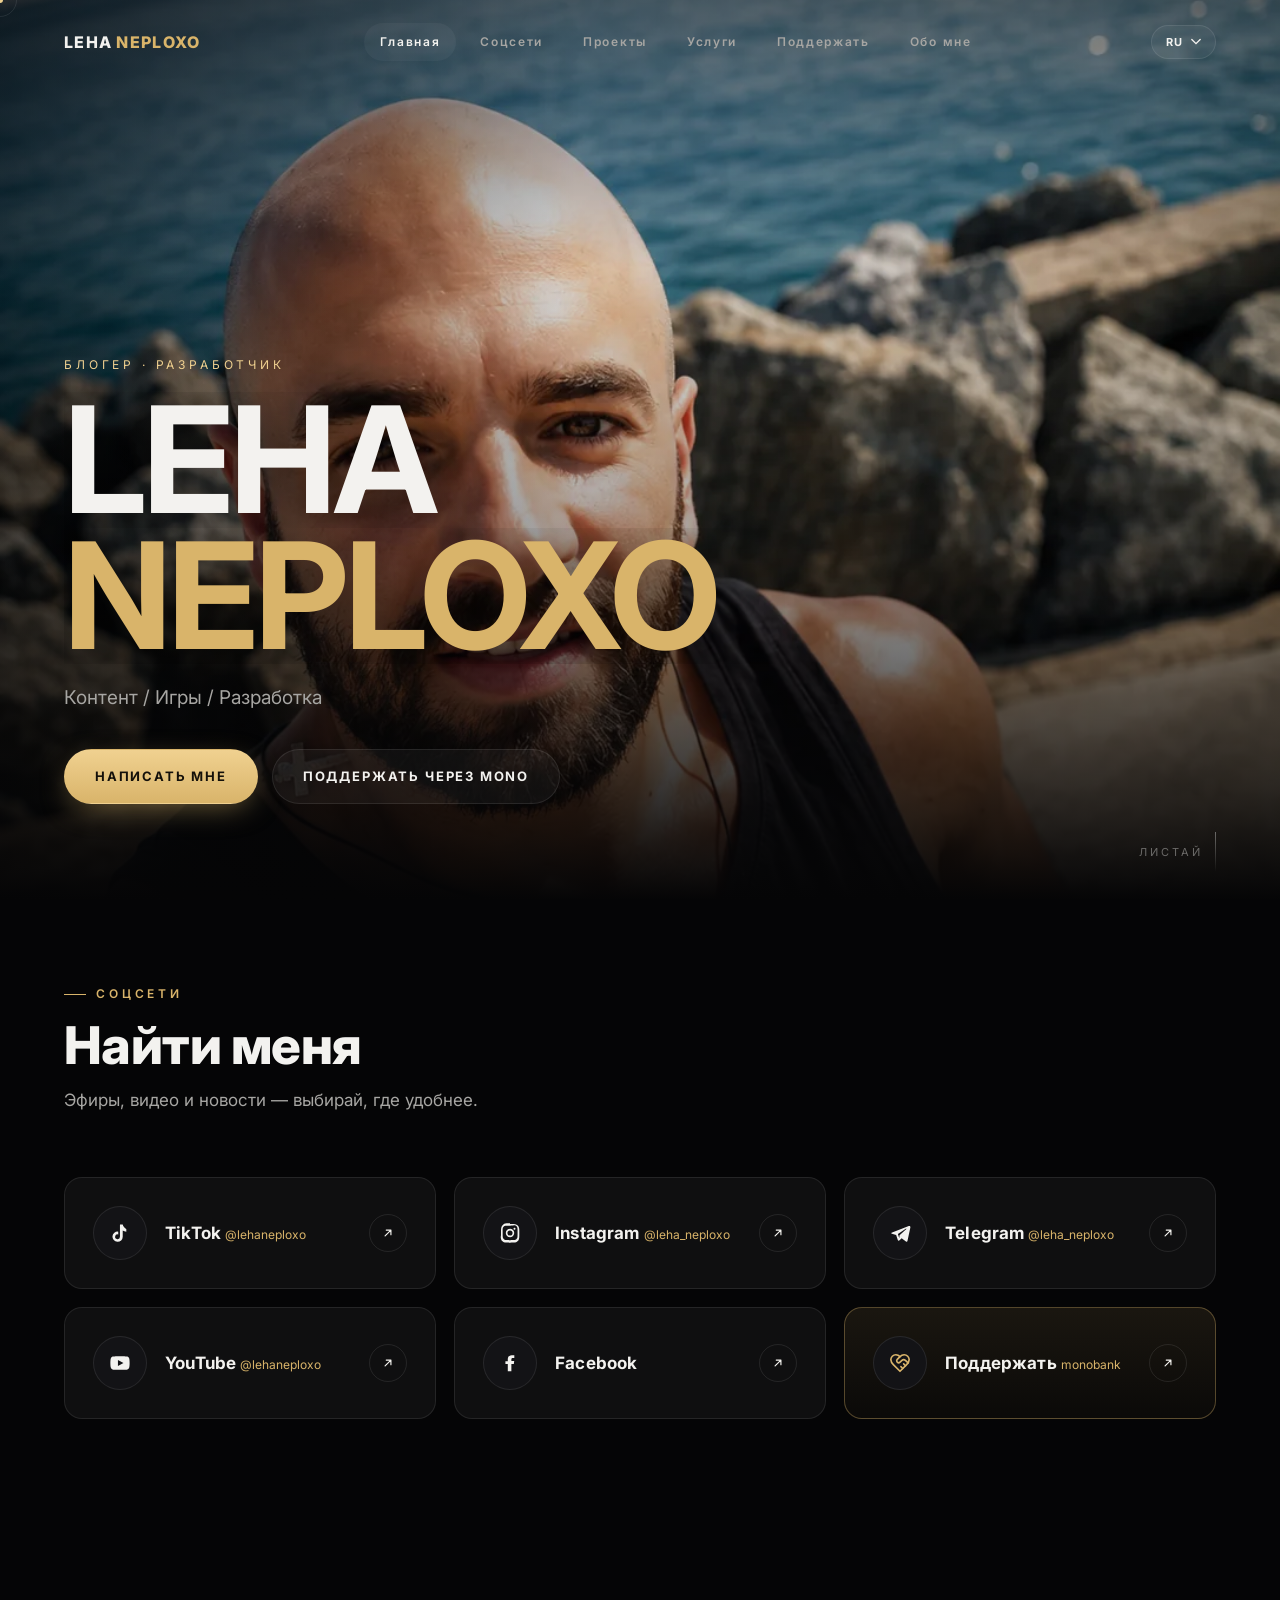
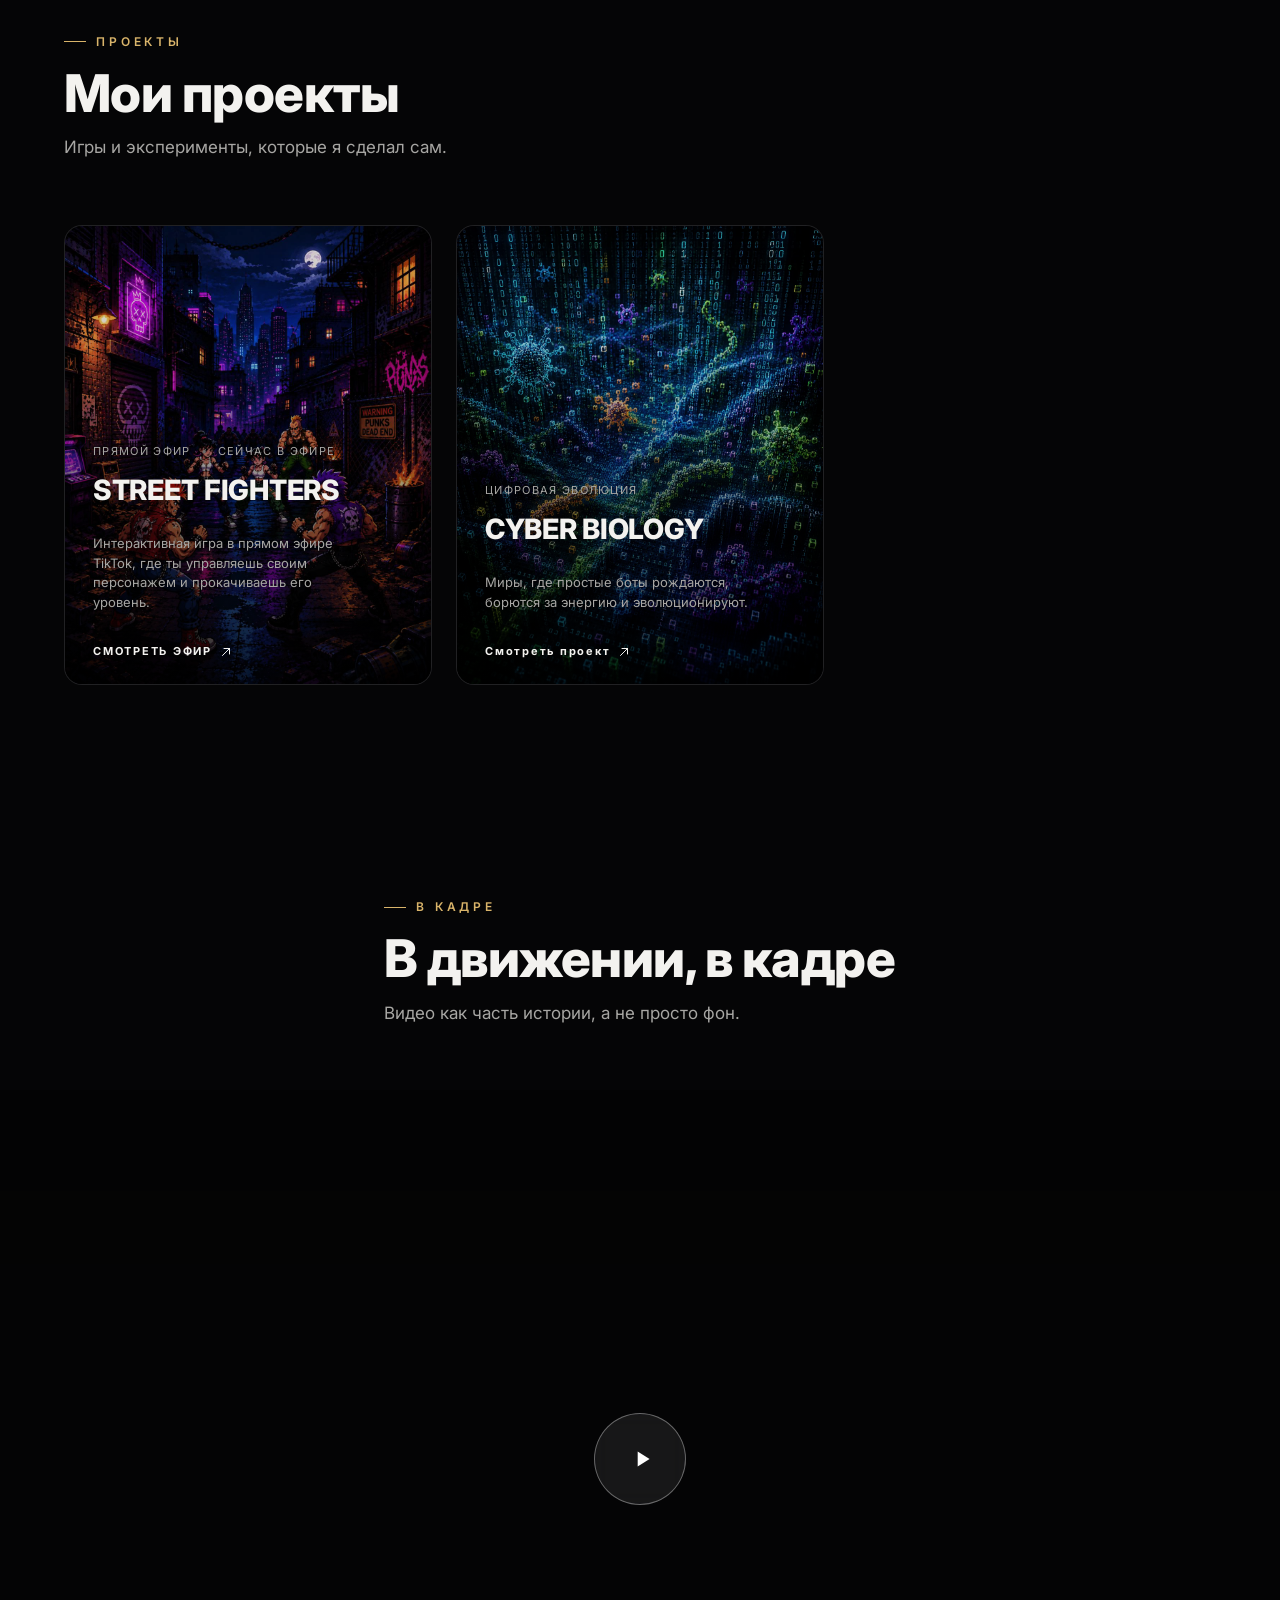
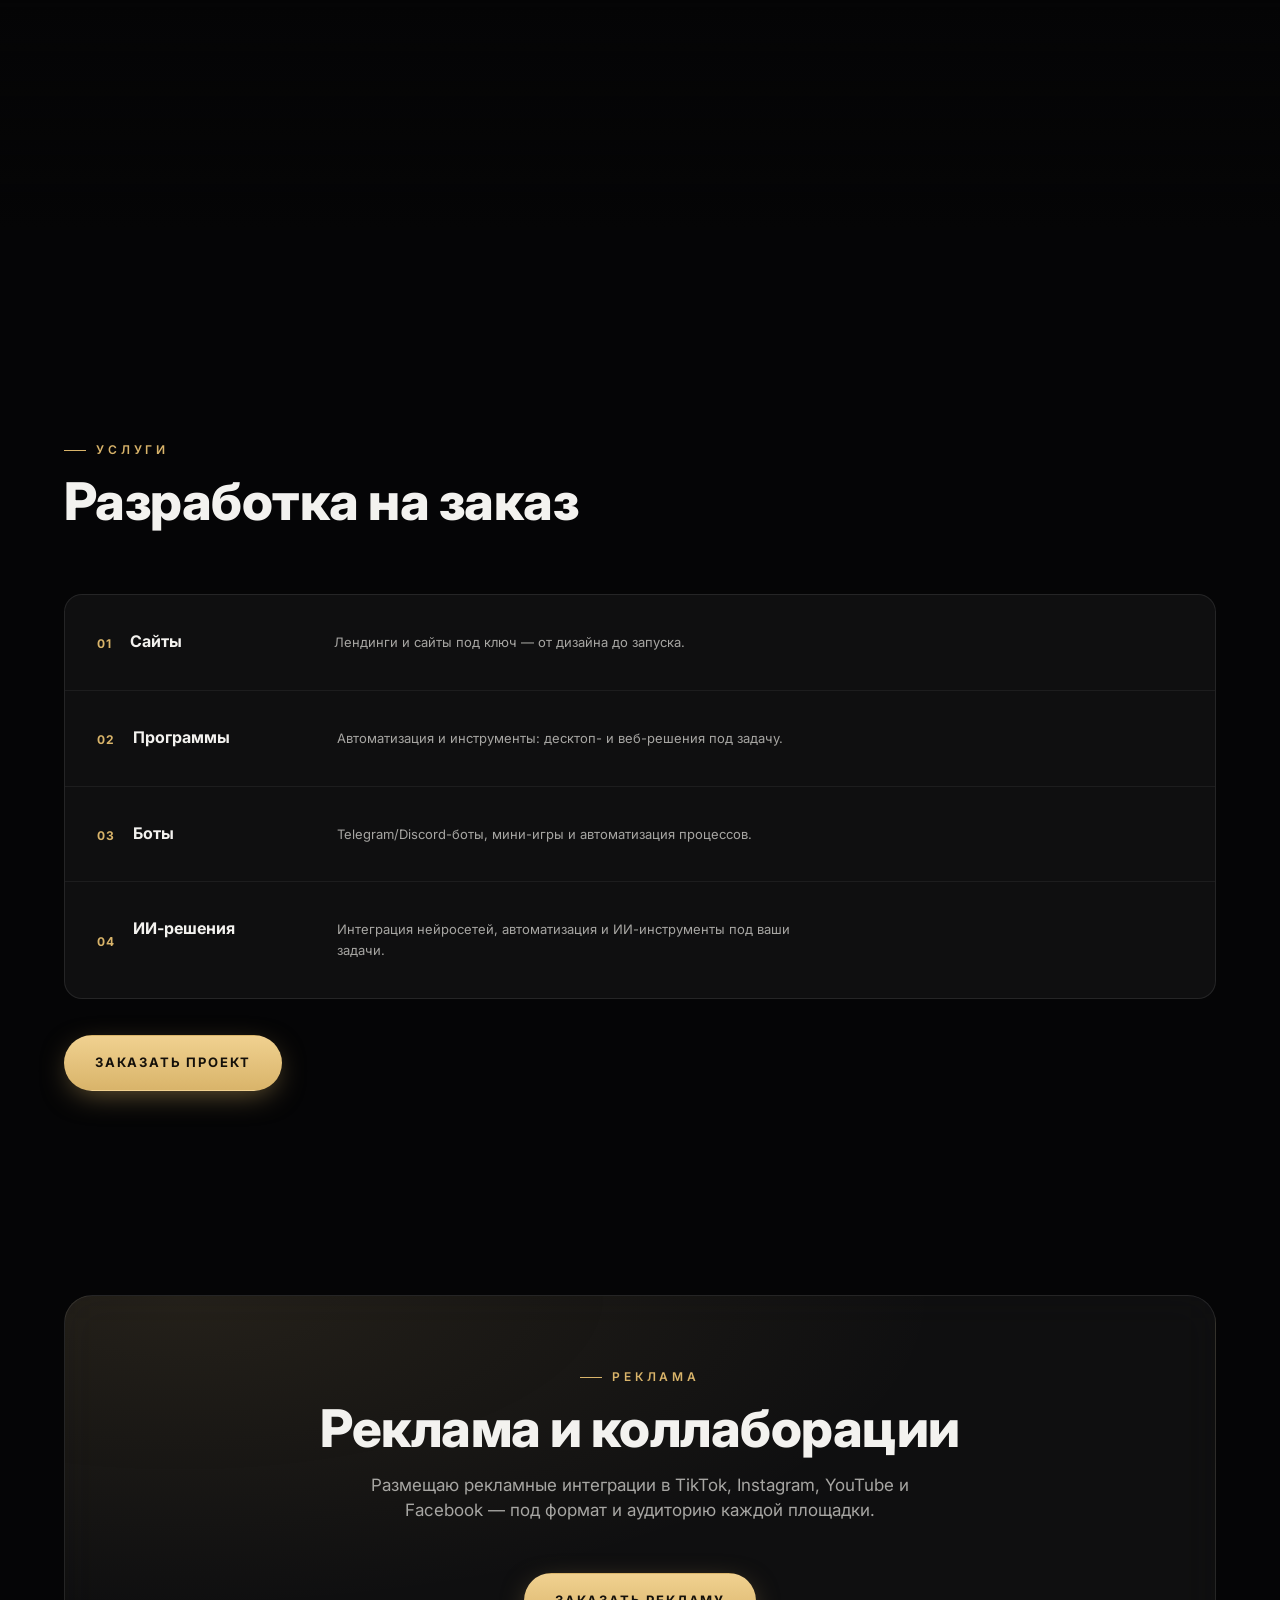
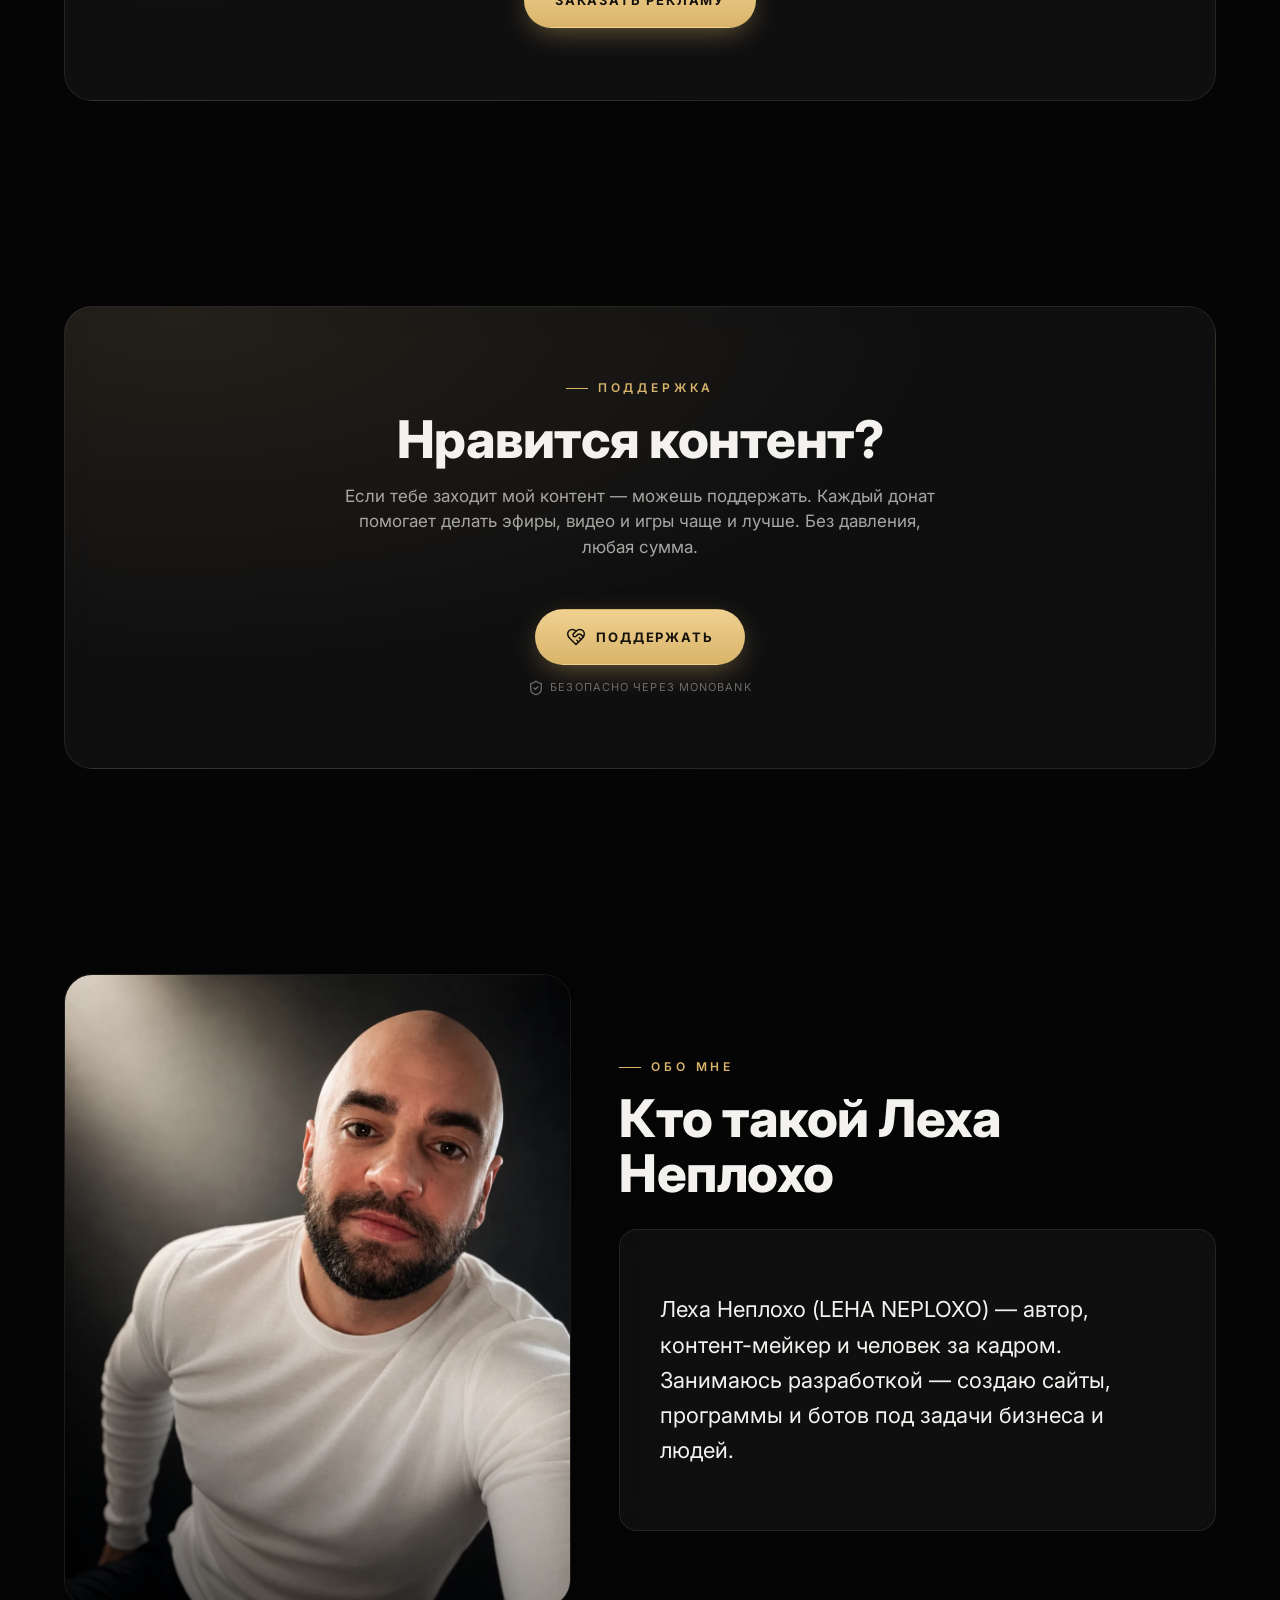
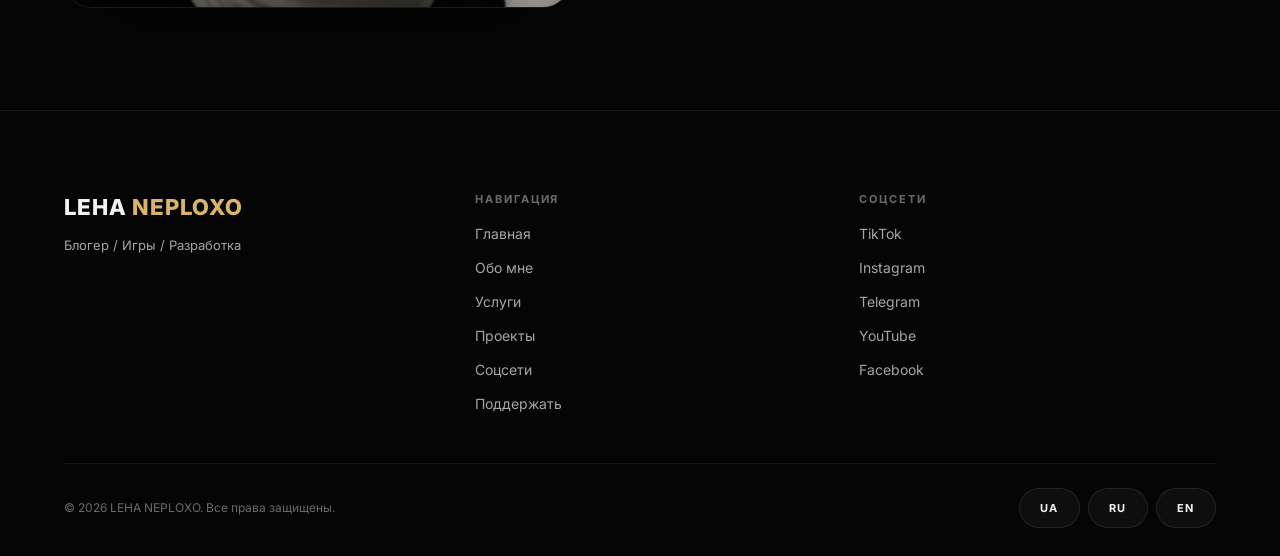
<file: index.html>
<!DOCTYPE html>
<html lang="ru" data-page-lang="ru">
<head>
<meta charset="UTF-8">
<meta name="viewport" content="width=device-width, initial-scale=1, viewport-fit=cover">
<title data-i18n="meta.title">Леха Неплохо (LEHA NEPLOXO) — блогер, разработчик сайтов и игр</title>
<meta name="description" data-i18n-attr="content:meta.description" content="Официальный сайт Лехи Неплохо (LEHA NEPLOXO): блогер и разработчик. Сайты, программы, боты и ИИ-решения на заказ, онлайн-игра LEHA NEPLOXO WORLD и соцсети.">
<meta name="theme-color" content="#050506">
<link rel="icon" href="data:image/svg+xml,%3Csvg xmlns='http://www.w3.org/2000/svg' viewBox='0 0 64 64'%3E%3Crect width='64' height='64' rx='14' fill='%23050506'/%3E%3Ctext x='32' y='42' font-family='Arial,sans-serif' font-weight='900' font-size='30' fill='%23d9b46a' text-anchor='middle'%3EL%3C/text%3E%3C/svg%3E">
<link rel="preconnect" href="https://fonts.googleapis.com">
<link rel="preconnect" href="https://fonts.gstatic.com" crossorigin>
<link rel="stylesheet" href="css/style.css">
<!-- lang-links -->
<link rel="canonical" href="https://lehaneploxo.com/">
<meta property="og:url" content="https://lehaneploxo.com/">
<meta property="og:locale" content="ru_RU">
<link rel="alternate" hreflang="ru" href="https://lehaneploxo.com/">
<link rel="alternate" hreflang="uk" href="https://lehaneploxo.com/ua/">
<link rel="alternate" hreflang="en" href="https://lehaneploxo.com/en/">
<link rel="alternate" hreflang="x-default" href="https://lehaneploxo.com/">
<!-- /lang-links -->
<meta property="og:type" content="website">
<meta property="og:title" data-i18n-attr="content:meta.title" content="Леха Неплохо (LEHA NEPLOXO) — блогер, разработчик сайтов и игр">
<meta property="og:description" data-i18n-attr="content:meta.description" content="Официальный сайт Лехи Неплохо (LEHA NEPLOXO): блогер и разработчик. Сайты, программы, боты и ИИ-решения на заказ, онлайн-игра LEHA NEPLOXO WORLD и соцсети.">
<meta property="og:image" content="https://lehaneploxo.com/assets/img/hero-loop-poster.webp">
<meta name="twitter:card" content="summary_large_image">
<script type="application/ld+json">
{
  "@context": "https://schema.org",
  "@type": "Person",
  "name": "LEHA NEPLOXO",
  "alternateName": ["Леха Неплохо", "Лёха Неплохо", "Льоха Неплохо", "Leha Neploxo", "leha_neploxo", "Alexei"],
  "url": "https://lehaneploxo.com/",
  "image": "https://lehaneploxo.com/assets/img/hero-loop-poster.webp",
  "jobTitle": "Content Creator & Web Developer",
  "sameAs": [
    "https://www.tiktok.com/@lehaneploxo",
    "https://www.instagram.com/leha_neploxo",
    "https://t.me/leha_neploxo",
    "https://www.youtube.com/@lehaneploxo",
    "https://www.facebook.com/share/1DMmjqtWmZ/?mibextid=wwXIfr"
  ]
}
</script>
</head>
<body class="no-scroll">

<div class="bg-ambient" aria-hidden="true"></div>
<div class="grain" aria-hidden="true"></div>

<div class="intro" aria-hidden="true">
  <div class="intro__mark">LEHA NEPLOXO</div>
  <div class="intro__tag" data-i18n="meta.introTag">Личный бренд</div>
</div>

<div class="page-fade" aria-hidden="true"></div>

<!-- NAV -->
<header class="nav">
  <div class="wrap nav__row">
    <a href="#home" class="nav__logo">LEHA<span> </span><span style="color:var(--accent)">NEPLOXO</span></a>

    <nav class="nav__links" aria-label="Primary">
      <a href="#home" data-i18n="nav.home">Главная</a>
      <a href="#socials" data-i18n="nav.socials">Соцсети</a>
      <a href="#projects" data-i18n="nav.projects">Проекты</a>
      <a href="#services" data-i18n="nav.services">Услуги</a>
      <a href="#support" data-i18n="nav.support">Поддержать</a>
      <a href="#about" data-i18n="nav.about">Обо мне</a>
    </nav>

    <div class="nav__right">
      <div class="lang-switch">
        <button class="lang-switch__btn" type="button" aria-haspopup="true">
          <span data-lang-current>RU</span>
          <svg viewBox="0 0 12 8" fill="none"><path d="M1 1l5 5 5-5" stroke="currentColor" stroke-width="1.6" stroke-linecap="round"/></svg>
        </button>
        <div class="lang-switch__menu" role="menu">
          <button type="button" data-lang="ua" role="menuitem">UA — Українська</button>
          <button type="button" data-lang="ru" role="menuitem">RU — Русский</button>
          <button type="button" data-lang="en" role="menuitem">EN — English</button>
        </div>
      </div>
      <button class="burger" type="button" aria-label="Menu" aria-expanded="false">
        <span></span><span></span><span></span>
      </button>
    </div>
  </div>
</header>

<!-- MOBILE MENU -->
<div class="mmenu" aria-hidden="true">
  <nav class="mmenu__links" aria-label="Mobile">
    <a href="#home" data-i18n="nav.home">Главная</a>
    <a href="#socials" data-i18n="nav.socials">Соцсети</a>
    <a href="#projects" data-i18n="nav.projects">Проекты</a>
    <a href="#services" data-i18n="nav.services">Услуги</a>
    <a href="#support" data-i18n="nav.support">Поддержать</a>
    <a href="#about" data-i18n="nav.about">Обо мне</a>
  </nav>
  <div class="mmenu__foot">
    <button type="button" class="btn btn--ghost btn--sm" data-lang="ua">UA</button>
    <button type="button" class="btn btn--ghost btn--sm" data-lang="ru">RU</button>
    <button type="button" class="btn btn--ghost btn--sm" data-lang="en">EN</button>
  </div>
</div>

<main>

  <!-- HERO -->
  <section class="hero" id="home">
    <div class="hero__media">
      <img src="assets/img/hero-loop-poster.webp" alt="Портрет Лехи Неплохо (LEHA NEPLOXO)" data-i18n-attr="alt:hero.alt">
      <video data-bgvideo muted loop playsinline autoplay preload="auto" poster="assets/img/hero-loop-poster.webp">
        <source src="assets/video/hero-loop.mp4" type="video/mp4">
      </video>
      <div class="hero__scrim"></div>
    </div>
    <div class="hero__content wrap">
      <div class="hero__kicker" data-i18n="hero.kicker">Блогер · Разработчик</div>
      <h1 class="hero__title">
        <span><b>LEHA</b></span><span><b>NEPLOXO</b></span>
      </h1>
      <p class="hero__subtitle" data-i18n="hero.subtitle">Контент / Игры / Разработка</p>
      <div class="hero__cta">
        <a href="https://t.me/Alexseievitsh" target="_blank" rel="noopener" class="btn btn--primary" data-i18n="hero.cta.primary">Написать мне</a>
        <a href="https://send.monobank.ua/jar/66xh9K3jV2" target="_blank" rel="noopener" class="btn btn--ghost" data-i18n="hero.cta.secondary">Поддержать через Mono</a>
      </div>
    </div>
    <div class="hero__scroll"><span data-i18n="hero.scroll">Листай</span><i></i></div>
  </section>

  <!-- SOCIALS -->
  <section class="section" id="socials">
    <div class="wrap">
      <div class="section-head" data-reveal>
        <div class="eyebrow" data-i18n="socials.label">Соцсети</div>
        <h2 class="section-title" data-i18n="socials.title">Найти меня</h2>
        <p class="section-sub" data-i18n="socials.sub">Эфиры, видео и новости — выбирай, где удобнее.</p>
      </div>
      <div class="socials__grid">

        <a class="scard" href="https://www.tiktok.com/@lehaneploxo" target="_blank" rel="noopener" data-reveal data-cursor-hover>
          <span class="scard__icon">
            <svg viewBox="0 0 24 24"><path d="M16.6 5.82c-.9-.78-1.5-1.9-1.63-3.13h-3.02v13.4a2.63 2.63 0 1 1-1.86-2.52V10.5a5.6 5.6 0 1 0 4.88 5.55V9.4a6.7 6.7 0 0 0 3.9 1.24V7.6a3.9 3.9 0 0 1-2.27-1.78Z"/></svg>
          </span>
          <span class="scard__body">
            <span class="scard__name">TikTok</span>
            <span class="scard__handle">@lehaneploxo</span>
          </span>
          <span class="scard__arrow"><svg viewBox="0 0 24 24" fill="none"><path d="M7 17L17 7M17 7H9M17 7V15" stroke="currentColor" stroke-width="2" stroke-linecap="round" stroke-linejoin="round"/></svg></span>
        </a>

        <a class="scard" href="https://www.instagram.com/leha_neploxo" target="_blank" rel="noopener" data-reveal style="transition-delay:100ms" data-cursor-hover>
          <span class="scard__icon">
            <svg viewBox="0 0 24 24"><path d="M12 2.2c2.7 0 3 0 4.12.06 1.1.05 1.85.23 2.5.48.68.26 1.25.62 1.82 1.19.57.57.93 1.14 1.19 1.82.25.65.43 1.4.48 2.5.06 1.12.06 1.42.06 4.12s0 3-.06 4.12c-.05 1.1-.23 1.85-.48 2.5a5.06 5.06 0 0 1-1.19 1.82 5.06 5.06 0 0 1-1.82 1.19c-.65.25-1.4.43-2.5.48-1.12.06-1.42.06-4.12.06s-3 0-4.12-.06c-1.1-.05-1.85-.23-2.5-.48a5.06 5.06 0 0 1-1.82-1.19 5.06 5.06 0 0 1-1.19-1.82c-.25-.65-.43-1.4-.48-2.5C2.2 15 2.2 14.7 2.2 12s0-3 .06-4.12c.05-1.1.23-1.85.48-2.5.26-.68.62-1.25 1.19-1.82A5.06 5.06 0 0 1 5.75 1.87c.65-.25 1.4-.43 2.5-.48C9.37 1.33 9.7 1.33 12 1.33Zm0 1.8c-2.67 0-2.98 0-4.03.06-.96.04-1.48.2-1.83.34-.46.18-.79.39-1.13.74-.35.34-.56.67-.74 1.13-.14.35-.3.87-.34 1.83C4 8.35 4 8.66 4 11.33v.34c0 2.67 0 2.98.06 4.03.04.96.2 1.48.34 1.83.18.46.39.79.74 1.13.34.35.67.56 1.13.74.35.14.87.3 1.83.34 1.05.05 1.36.06 4.03.06s2.98 0 4.03-.06c.96-.04 1.48-.2 1.83-.34.46-.18.79-.39 1.13-.74.35-.34.56-.67.74-1.13.14-.35.3-.87.34-1.83.05-1.05.06-1.36.06-4.03s0-2.98-.06-4.03c-.04-.96-.2-1.48-.34-1.83a2.9 2.9 0 0 0-.74-1.13 2.9 2.9 0 0 0-1.13-.74c-.35-.14-.87-.3-1.83-.34C14.98 4 14.67 4 12 4Zm0 3.4a4.6 4.6 0 1 1 0 9.2 4.6 4.6 0 0 1 0-9.2Zm0 1.8a2.8 2.8 0 1 0 0 5.6 2.8 2.8 0 0 0 0-5.6Zm4.8-2.9a1.08 1.08 0 1 1 0 2.15 1.08 1.08 0 0 1 0-2.15Z"/></svg>
          </span>
          <span class="scard__body">
            <span class="scard__name">Instagram</span>
            <span class="scard__handle">@leha_neploxo</span>
          </span>
          <span class="scard__arrow"><svg viewBox="0 0 24 24" fill="none"><path d="M7 17L17 7M17 7H9M17 7V15" stroke="currentColor" stroke-width="2" stroke-linecap="round" stroke-linejoin="round"/></svg></span>
        </a>

        <a class="scard" href="https://t.me/leha_neploxo" target="_blank" rel="noopener" data-reveal style="transition-delay:200ms" data-cursor-hover>
          <span class="scard__icon">
            <svg viewBox="0 0 24 24"><path d="M21.6 4.3 3.4 11.4c-1.2.5-1.2 1.2-.2 1.5l4.6 1.4 1.8 5.4c.2.6.4.8.9.8s.7-.2 1-.5l2.3-2.2 4.7 3.5c.9.5 1.5.2 1.7-.8l3.1-14.5c.3-1.3-.4-1.9-1.7-1.7Zm-2.6 3.4-7.5 6.8-.3 3.1-1.5-4.4 9-6 .3.5Z"/></svg>
          </span>
          <span class="scard__body">
            <span class="scard__name">Telegram</span>
            <span class="scard__handle">@leha_neploxo</span>
          </span>
          <span class="scard__arrow"><svg viewBox="0 0 24 24" fill="none"><path d="M7 17L17 7M17 7H9M17 7V15" stroke="currentColor" stroke-width="2" stroke-linecap="round" stroke-linejoin="round"/></svg></span>
        </a>

        <a class="scard" href="https://www.youtube.com/@lehaneploxo" target="_blank" rel="noopener" data-reveal style="transition-delay:300ms" data-cursor-hover>
          <span class="scard__icon">
            <svg viewBox="0 0 24 24"><path d="M22.5 12s0-3.35-.43-4.96a2.86 2.86 0 0 0-2-2.02C18.44 4.6 12 4.6 12 4.6s-6.44 0-8.07.42a2.86 2.86 0 0 0-2 2.02C1.5 8.65 1.5 12 1.5 12s0 3.35.43 4.96a2.86 2.86 0 0 0 2 2.02c1.63.42 8.07.42 8.07.42s6.44 0 8.07-.42a2.86 2.86 0 0 0 2-2.02c.43-1.61.43-4.96.43-4.96ZM9.75 15.4V8.6L15.8 12l-6.05 3.4Z"/></svg>
          </span>
          <span class="scard__body">
            <span class="scard__name">YouTube</span>
            <span class="scard__handle">@lehaneploxo</span>
          </span>
          <span class="scard__arrow"><svg viewBox="0 0 24 24" fill="none"><path d="M7 17L17 7M17 7H9M17 7V15" stroke="currentColor" stroke-width="2" stroke-linecap="round" stroke-linejoin="round"/></svg></span>
        </a>

        <a class="scard" href="https://www.facebook.com/share/1DMmjqtWmZ/?mibextid=wwXIfr" target="_blank" rel="noopener" data-reveal style="transition-delay:400ms" data-cursor-hover>
          <span class="scard__icon">
            <svg viewBox="0 0 24 24"><path d="M13.5 21v-8.02h2.69l.4-3.12h-3.09V7.94c0-.9.25-1.52 1.55-1.52h1.65V3.63A22 22 0 0 0 13.9 3.5c-2.55 0-4.3 1.56-4.3 4.42v2.14H7v3.12h2.6V21h3.9Z"/></svg>
          </span>
          <span class="scard__body">
            <span class="scard__name">Facebook</span>
          </span>
          <span class="scard__arrow"><svg viewBox="0 0 24 24" fill="none"><path d="M7 17L17 7M17 7H9M17 7V15" stroke="currentColor" stroke-width="2" stroke-linecap="round" stroke-linejoin="round"/></svg></span>
        </a>

              <a class="scard scard--support" href="https://send.monobank.ua/jar/66xh9K3jV2" target="_blank" rel="noopener" data-reveal style="transition-delay:500ms" data-cursor-hover>
          <span class="scard__icon">
            <svg viewBox="0 0 24 24" style="fill:none;stroke:currentColor;stroke-width:1.8;stroke-linecap:round;stroke-linejoin:round"><path d="M19 14c1.49-1.46 3-3.21 3-5.5A5.5 5.5 0 0 0 16.5 3c-1.76 0-3 .5-4.5 2-1.5-1.5-2.74-2-4.5-2A5.5 5.5 0 0 0 2 8.5c0 2.3 1.5 4.05 3 5.5l7 7Z"/><path d="M12 5 9.04 7.96a2.17 2.17 0 0 0 0 3.08c.82.82 2.13.85 3 .07l2.07-1.9a2.82 2.82 0 0 1 3.79 0l2.96 2.66"/><path d="m18 15-2-2"/><path d="m15 18-2-2"/></svg>
          </span>
          <span class="scard__body">
            <span class="scard__name" data-i18n="socials.support.name">Поддержать</span>
            <span class="scard__handle">monobank</span>
          </span>
          <span class="scard__arrow"><svg viewBox="0 0 24 24" fill="none"><path d="M7 17L17 7M17 7H9M17 7V15" stroke="currentColor" stroke-width="2" stroke-linecap="round" stroke-linejoin="round"/></svg></span>
        </a>

      </div>
    </div>
  </section>

  <!-- PROJECTS -->
  <section class="section" id="projects">
    <div class="wrap">
      <div class="section-head" data-reveal>
        <div class="eyebrow" data-i18n="projects.label">Проекты</div>
        <h2 class="section-title" data-i18n="projects.title">Мои проекты</h2>
        <p class="section-sub" data-i18n="projects.sub">Игры и эксперименты, которые я сделал сам.</p>
      </div>
      <div class="projects__grid" data-projects-grid></div>
    </div>
  </section>

  <!-- SHOWCASE -->
  <section class="section showcase">
    <div class="wrap section-head" data-reveal>
      <div class="eyebrow" data-i18n="showcase.label">В кадре</div>
      <h2 class="section-title" data-i18n="showcase.title">В движении, в кадре</h2>
      <p class="section-sub" data-i18n="showcase.sub">Видео как часть истории, а не просто фон.</p>
    </div>
    <div class="showcase__stage" data-reveal="scale">
      <video data-bgvideo muted loop playsinline autoplay preload="auto" poster="assets/img/showcase-poster.webp">
        <source src="assets/video/showcase.mp4" type="video/mp4">
      </video>
      <div class="showcase__scrim"></div>
      <button class="showcase__play" type="button" data-open-video="assets/video/showcase.mp4" aria-label="Play fullscreen">
        <svg viewBox="0 0 24 24"><path d="M8 5v14l11-7z"/></svg>
      </button>
    </div>
  </section>

  <!-- SERVICES -->
  <section class="section" id="services">
    <div class="wrap">
      <div class="section-head" data-reveal>
        <div class="eyebrow" data-i18n="services.label">Услуги</div>
        <h2 class="section-title" data-i18n="services.title">Разработка на заказ</h2>
      </div>
      <div class="services__list" data-reveal>

        <div class="svc-row">
          <span class="svc-row__num">01</span>
          <div class="svc-row__body">
            <div class="svc-row__title" data-i18n="services.card1.title">Сайты</div>
            <p class="svc-row__desc" data-i18n="services.card1.desc">Лендинги и сайты под ключ — от дизайна до запуска.</p>
          </div>
        </div>

        <div class="svc-row">
          <span class="svc-row__num">02</span>
          <div class="svc-row__body">
            <div class="svc-row__title" data-i18n="services.card2.title">Программы</div>
            <p class="svc-row__desc" data-i18n="services.card2.desc">Автоматизация и инструменты: десктоп- и веб-решения под задачу.</p>
          </div>
        </div>

        <div class="svc-row">
          <span class="svc-row__num">03</span>
          <div class="svc-row__body">
            <div class="svc-row__title" data-i18n="services.card3.title">Боты</div>
            <p class="svc-row__desc" data-i18n="services.card3.desc">Telegram/Discord-боты, мини-игры и автоматизация процессов.</p>
          </div>
        </div>

        <div class="svc-row">
          <span class="svc-row__num">04</span>
          <div class="svc-row__body">
            <div class="svc-row__title" data-i18n="services.card4.title">ИИ-решения</div>
            <p class="svc-row__desc" data-i18n="services.card4.desc">Интеграция нейросетей, автоматизация и ИИ-инструменты под ваши задачи.</p>
          </div>
        </div>

      </div>
      <div class="services__cta" data-reveal style="transition-delay:100ms">
        <a class="btn btn--primary" href="https://t.me/Alexseievitsh" target="_blank" rel="noopener" data-i18n="services.cta">Заказать проект</a>
      </div>
    </div>
  </section>

  <!-- ADVERTISING -->
  <section class="section" id="advertising">
    <div class="wrap">
      <div class="support__panel" data-reveal="scale">
        <div class="eyebrow" data-i18n="ads.label">Реклама</div>
        <h2 class="section-title" data-i18n="ads.title">Реклама и коллаборации</h2>
        <p class="support__text" data-i18n="ads.text">Размещаю рекламные интеграции в TikTok, Instagram, YouTube и Facebook — под формат и аудиторию каждой площадки.</p>
        <a class="btn btn--primary" style="margin-top:32px" href="https://t.me/Alexseievitsh" target="_blank" rel="noopener" data-i18n="ads.cta">Заказать рекламу</a>
      </div>
    </div>
  </section>

  <!-- SUPPORT -->
  <section class="section" id="support">
    <div class="wrap">
      <div class="support__panel" data-reveal="scale">
        <div class="eyebrow" data-i18n="support.label">Поддержка</div>
        <h2 class="section-title" data-i18n="support.title">Нравится контент?</h2>
        <p class="support__text" data-i18n="support.text">Если тебе заходит мой контент — можешь поддержать. Каждый донат помогает делать эфиры, видео и игры чаще и лучше. Без давления, любая сумма.</p>
        <a class="btn btn--primary btn--heart" style="margin-top:32px" href="https://send.monobank.ua/jar/66xh9K3jV2" target="_blank" rel="noopener"><svg width="20" height="20" aria-hidden="true" viewBox="0 0 24 24" style="fill:none;stroke:currentColor;stroke-width:1.8;stroke-linecap:round;stroke-linejoin:round"><path d="M19 14c1.49-1.46 3-3.21 3-5.5A5.5 5.5 0 0 0 16.5 3c-1.76 0-3 .5-4.5 2-1.5-1.5-2.74-2-4.5-2A5.5 5.5 0 0 0 2 8.5c0 2.3 1.5 4.05 3 5.5l7 7Z"/><path d="M12 5 9.04 7.96a2.17 2.17 0 0 0 0 3.08c.82.82 2.13.85 3 .07l2.07-1.9a2.82 2.82 0 0 1 3.79 0l2.96 2.66"/><path d="m18 15-2-2"/><path d="m15 18-2-2"/></svg><span data-i18n="support.cta">Поддержать</span></a>
        <div class="support__via support__safe"><svg viewBox="0 0 24 24" width="16" height="16" style="fill:none;stroke:currentColor;stroke-width:2;stroke-linecap:round;stroke-linejoin:round"><path d="M20 13c0 5-3.5 7.5-7.66 8.95a1 1 0 0 1-.67-.01C7.5 20.5 4 18 4 13V6a1 1 0 0 1 1-1c2 0 4.5-1.2 6.24-2.72a1.17 1.17 0 0 1 1.52 0C14.51 3.81 17 5 19 5a1 1 0 0 1 1 1z"/><path d="m9 12 2 2 4-4"/></svg><span data-i18n="support.via">Безопасно через monobank</span></div>
      </div>
    </div>
  </section>

  <!-- ABOUT -->
  <section class="section" id="about">
    <div class="wrap about__grid">
      <div class="about__frame" data-reveal="scale">
        <div class="about__glow" aria-hidden="true"></div>
        <img src="assets/img/portrait-about.webp" alt="Фото Лехи Неплохо (LEHA NEPLOXO)" data-i18n-attr="alt:about.alt" loading="lazy">
      </div>
      <div data-reveal style="transition-delay:120ms">
        <div class="eyebrow" data-i18n="about.label">Обо мне</div>
        <h2 class="section-title" data-i18n="about.title">Кто такой Леха Неплохо</h2>
        <div class="about__panel" style="margin-top:28px">
          <p class="about__intro" data-i18n="about.intro">Леха Неплохо (LEHA NEPLOXO) — автор, контент-мейкер и человек за кадром. Занимаюсь разработкой — создаю сайты, программы и ботов под задачи бизнеса и людей.</p>
        </div>
      </div>
    </div>
  </section>

</main>

<!-- FOOTER -->
<footer class="footer">
  <div class="wrap">
    <div class="footer__top">
      <div class="footer__brand">
        <div class="footer__logo">LEHA<span> NEPLOXO</span></div>
        <p class="footer__tag" data-i18n="footer.tagline">Блогер / Игры / Разработка</p>
      </div>
      <div class="footer__cols">
        <div class="footer__col">
          <h4 data-i18n="footer.nav">Навигация</h4>
          <ul>
            <li><a href="#home" data-i18n="nav.home">Главная</a></li>
            <li><a href="#about" data-i18n="nav.about">Обо мне</a></li>
            <li><a href="#services" data-i18n="nav.services">Услуги</a></li>
            <li><a href="#projects" data-i18n="nav.projects">Проекты</a></li>
            <li><a href="#socials" data-i18n="nav.socials">Соцсети</a></li>
            <li><a href="#support" data-i18n="nav.support">Поддержать</a></li>
          </ul>
        </div>
        <div class="footer__col">
          <h4 data-i18n="footer.social">Соцсети</h4>
          <ul>
            <li><a href="https://www.tiktok.com/@lehaneploxo" target="_blank" rel="noopener">TikTok</a></li>
            <li><a href="https://www.instagram.com/leha_neploxo" target="_blank" rel="noopener">Instagram</a></li>
            <li><a href="https://t.me/leha_neploxo" target="_blank" rel="noopener">Telegram</a></li>
            <li><a href="https://www.youtube.com/@lehaneploxo" target="_blank" rel="noopener">YouTube</a></li>
            <li><a href="https://www.facebook.com/share/1DMmjqtWmZ/?mibextid=wwXIfr" target="_blank" rel="noopener">Facebook</a></li>
          </ul>
        </div>
      </div>
    </div>
    <div class="footer__bottom">
      <span>&copy; <span data-year>2026</span> LEHA NEPLOXO. <span data-i18n="footer.rights">Все права защищены.</span></span>
      <div style="display:flex;gap:8px">
        <button type="button" class="btn btn--ghost btn--sm" data-lang="ua">UA</button>
        <button type="button" class="btn btn--ghost btn--sm" data-lang="ru">RU</button>
        <button type="button" class="btn btn--ghost btn--sm" data-lang="en">EN</button>
      </div>
    </div>
  </div>
</footer>

<!-- LIGHTBOX -->
<div class="lightbox" aria-hidden="true">
  <button class="lightbox__close" type="button" aria-label="Close">
    <svg viewBox="0 0 24 24" fill="none"><path d="M5 5l14 14M19 5L5 19" stroke="currentColor" stroke-width="2" stroke-linecap="round"/></svg>
  </button>
  <video controls playsinline></video>
</div>

<div class="toast" role="status" aria-live="polite"></div>

<script src="js/data.js"></script>
<script src="js/main.js"></script>
<script src="js/projects.js"></script>
</body>
</html>
</file>
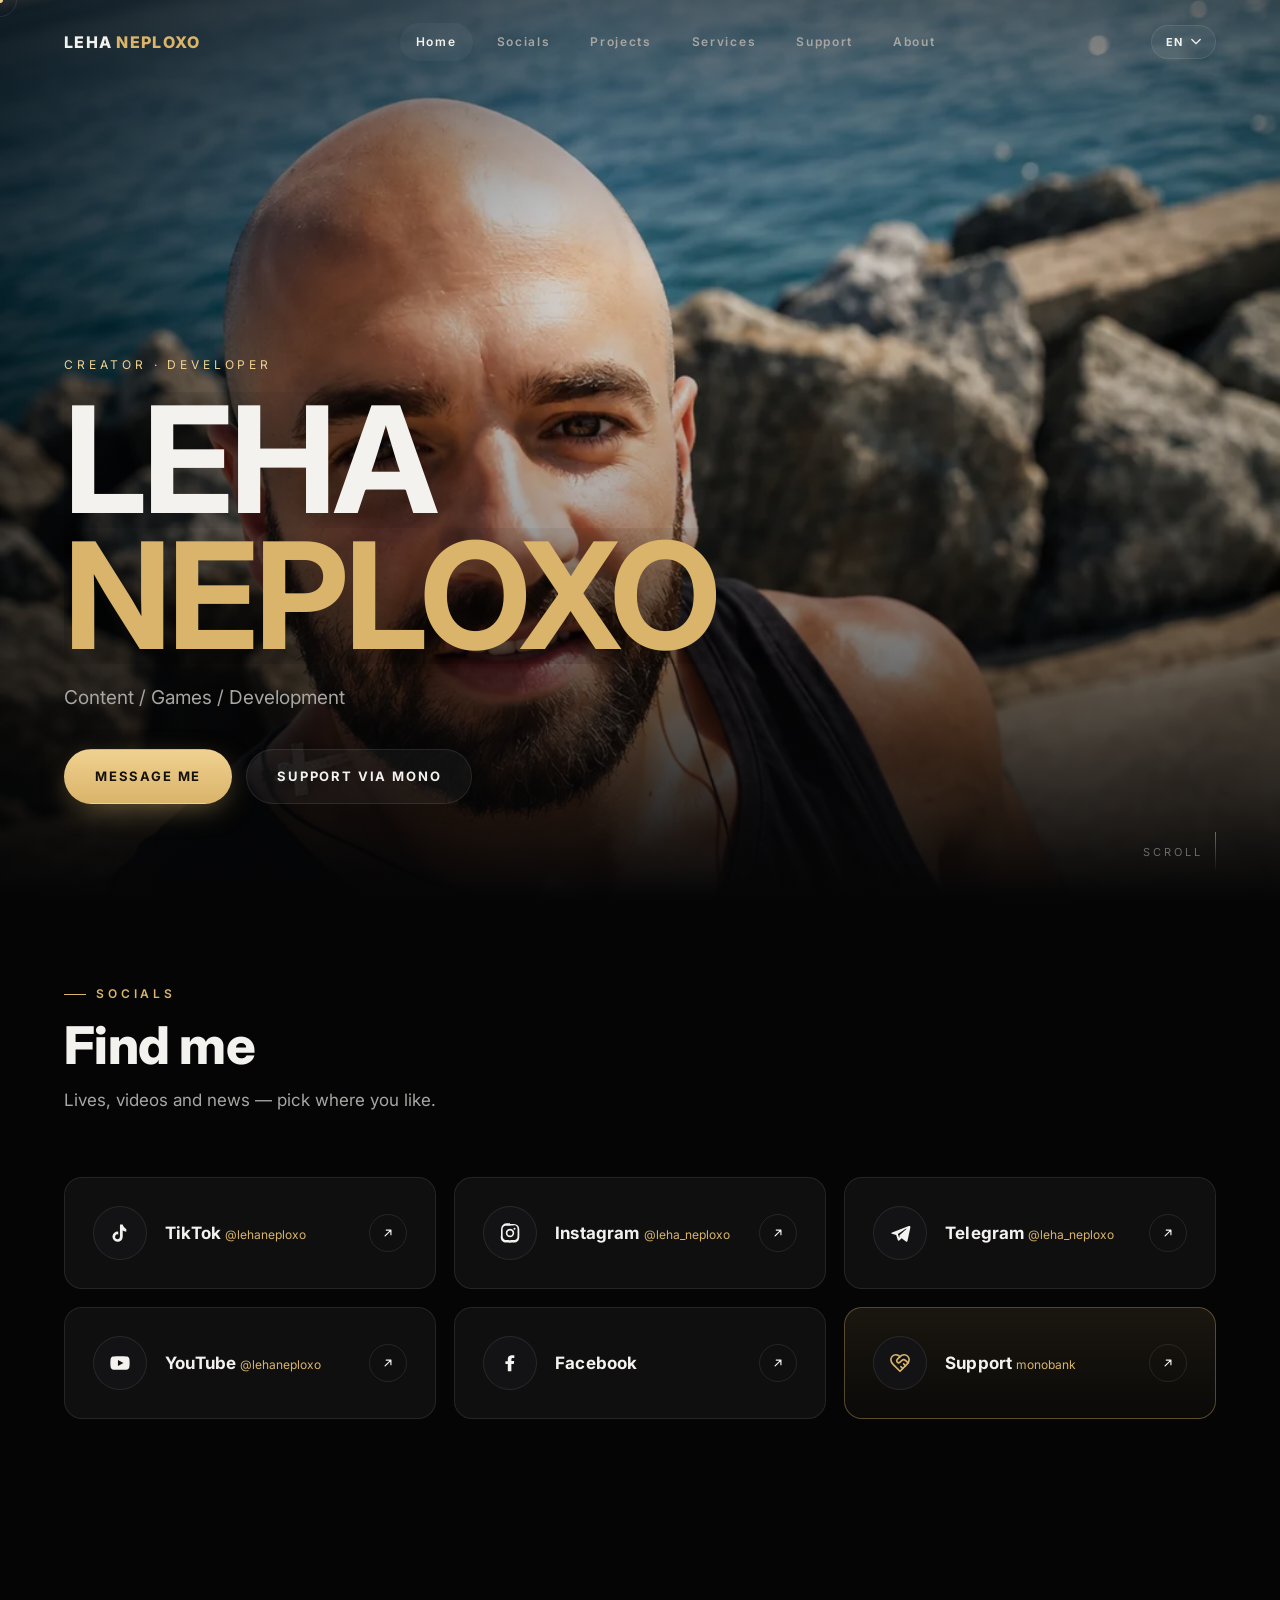
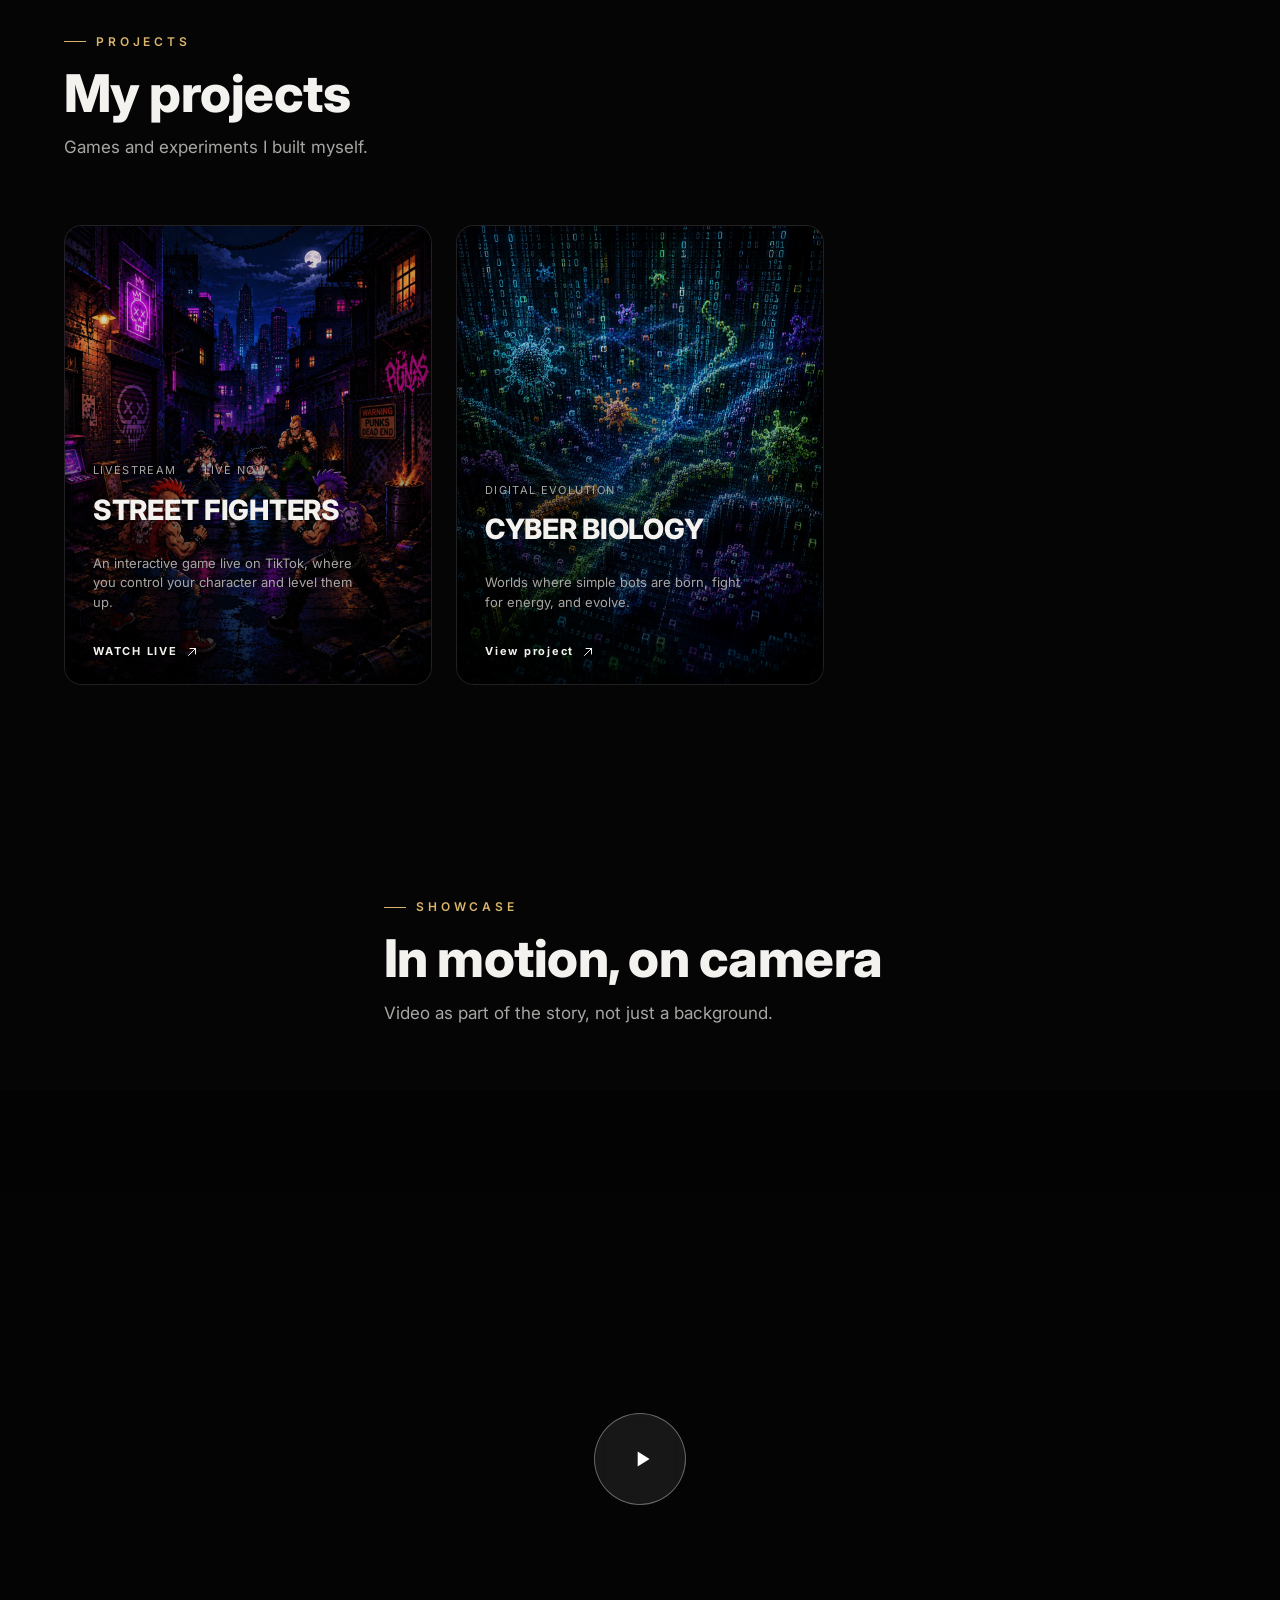
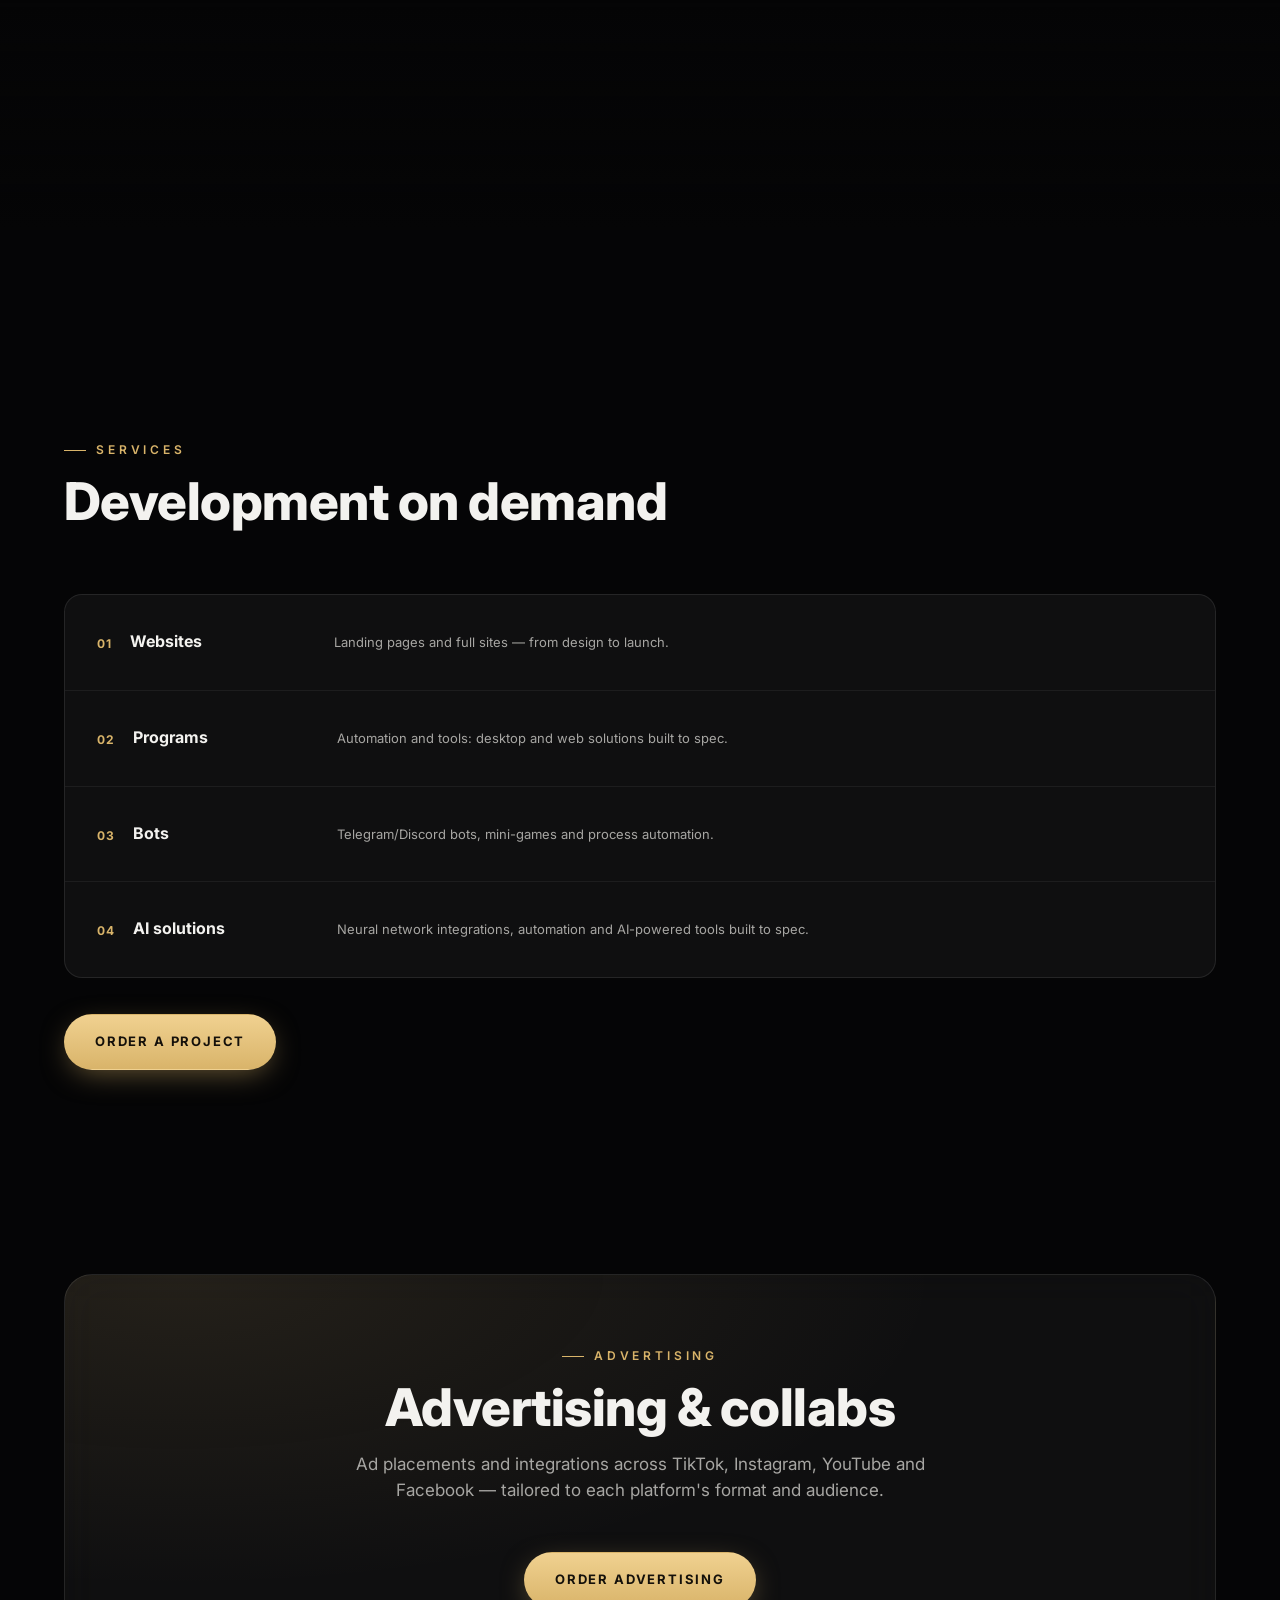
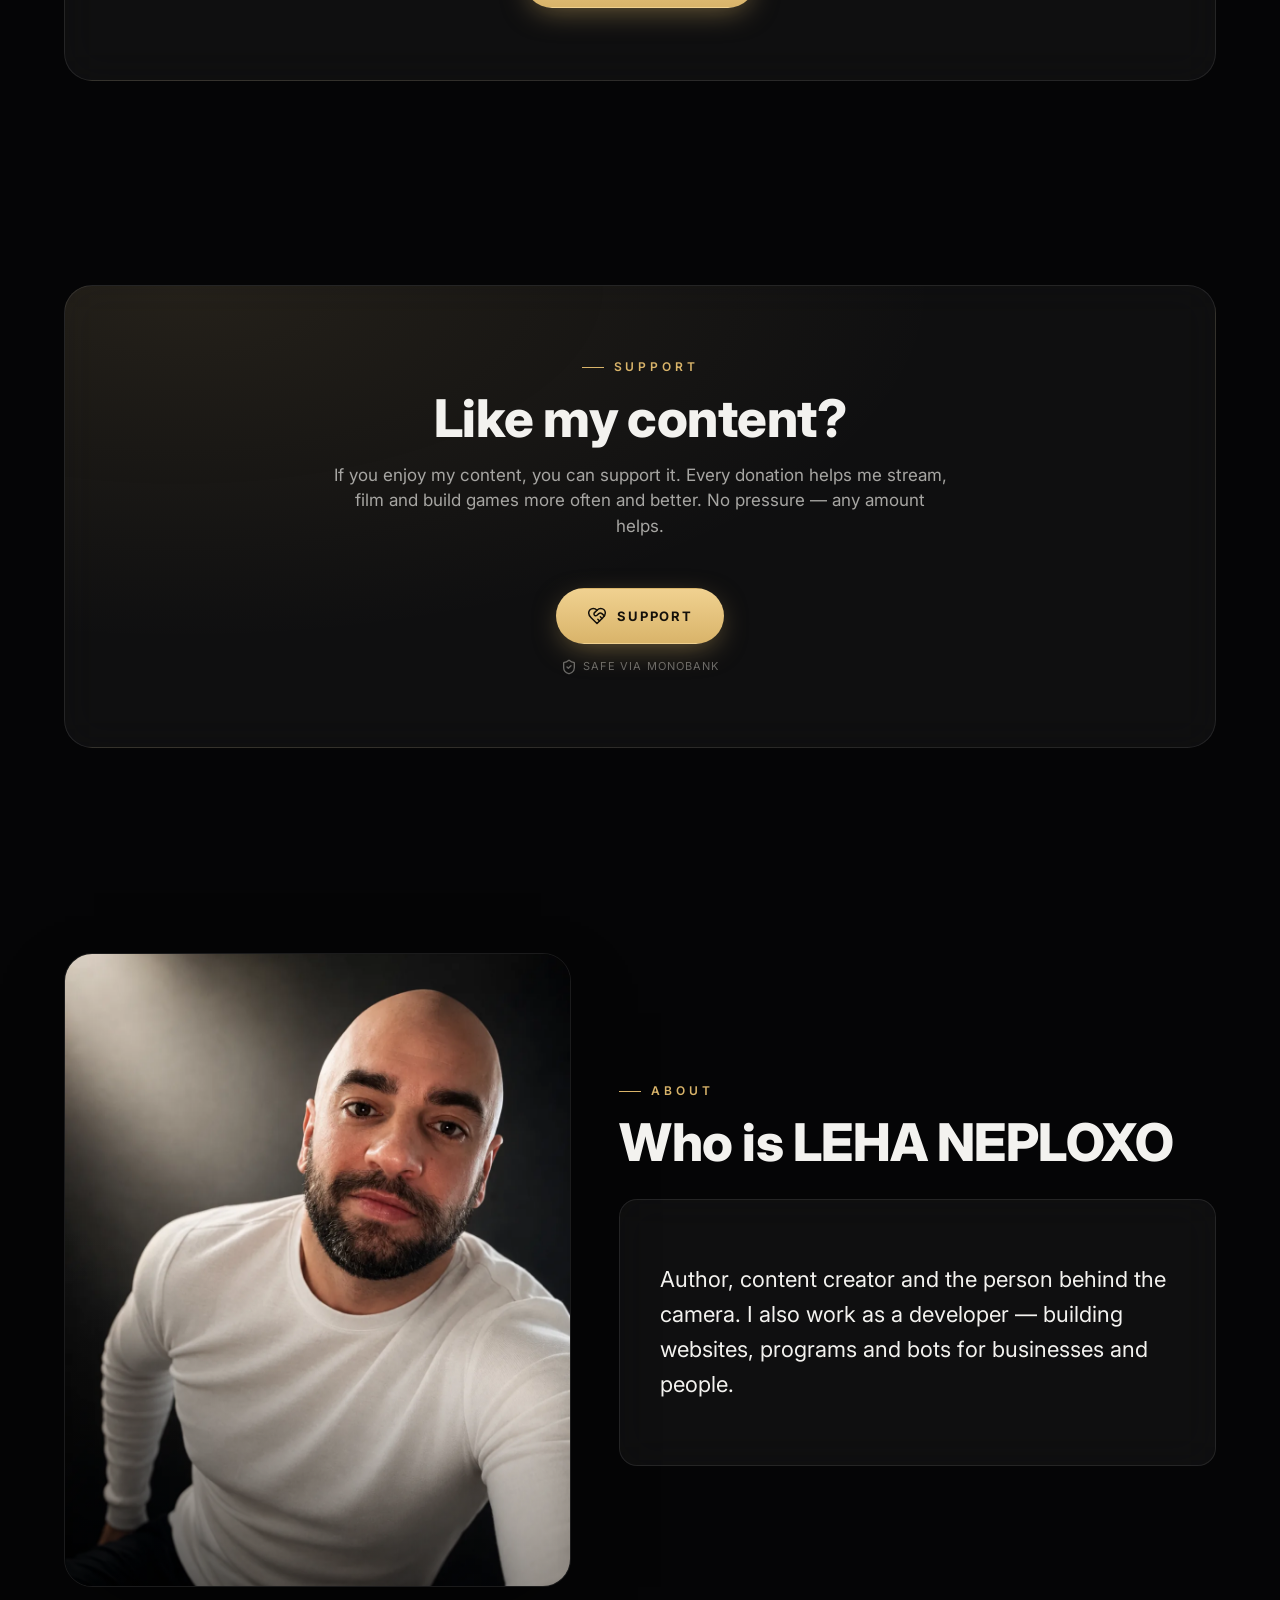
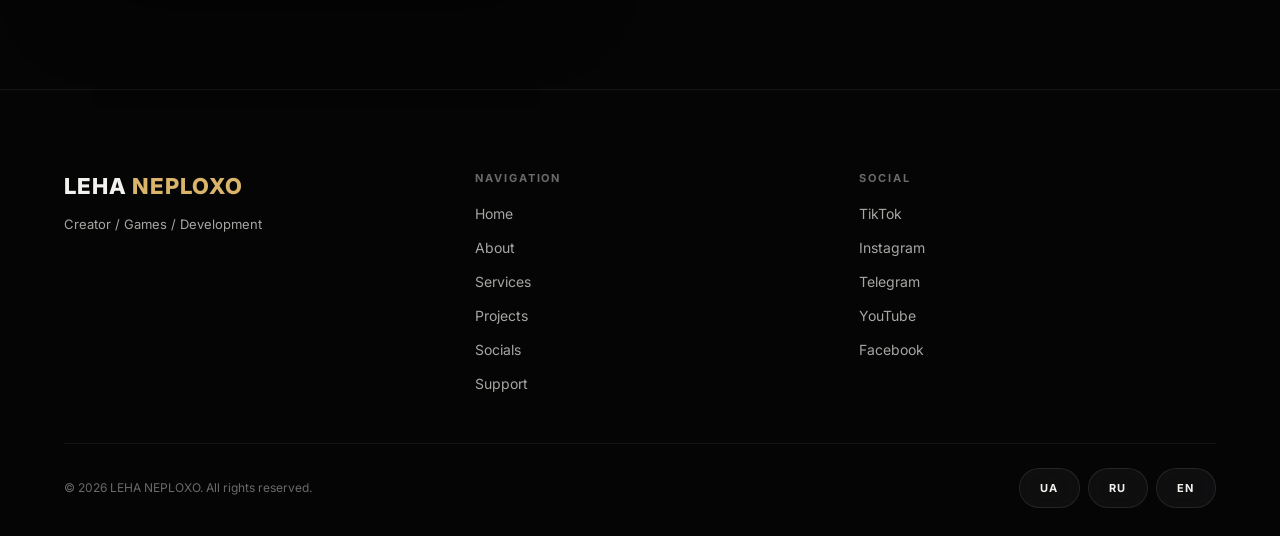
<file: en/index.html>
<!DOCTYPE html>
<html lang="en" data-page-lang="en">
<head>
<meta charset="UTF-8">
<meta name="viewport" content="width=device-width, initial-scale=1, viewport-fit=cover">
<title data-i18n="meta.title">LEHA NEPLOXO (Leha Neploxo) — content creator &amp; web developer</title>
<meta name="description" data-i18n-attr="content:meta.description" content="Official site of LEHA NEPLOXO (Leha Neploxo, Леха Неплохо): content creator and developer. Websites, programs, bots and AI solutions on demand, the online game LEHA NEPLOXO WORLD and socials.">
<meta name="theme-color" content="#050506">
<link rel="icon" href="data:image/svg+xml,%3Csvg xmlns='http://www.w3.org/2000/svg' viewBox='0 0 64 64'%3E%3Crect width='64' height='64' rx='14' fill='%23050506'/%3E%3Ctext x='32' y='42' font-family='Arial,sans-serif' font-weight='900' font-size='30' fill='%23d9b46a' text-anchor='middle'%3EL%3C/text%3E%3C/svg%3E">
<link rel="preconnect" href="https://fonts.googleapis.com">
<link rel="preconnect" href="https://fonts.gstatic.com" crossorigin>
<link rel="stylesheet" href="../css/style.css">
<!-- lang-links -->
<link rel="canonical" href="https://lehaneploxo.com/en/">
<meta property="og:url" content="https://lehaneploxo.com/en/">
<meta property="og:locale" content="en_US">
<link rel="alternate" hreflang="ru" href="https://lehaneploxo.com/">
<link rel="alternate" hreflang="uk" href="https://lehaneploxo.com/ua/">
<link rel="alternate" hreflang="en" href="https://lehaneploxo.com/en/">
<link rel="alternate" hreflang="x-default" href="https://lehaneploxo.com/">
<!-- /lang-links -->
<meta property="og:type" content="website">
<meta property="og:title" data-i18n-attr="content:meta.title" content="LEHA NEPLOXO (Leha Neploxo) — content creator &amp; web developer">
<meta property="og:description" data-i18n-attr="content:meta.description" content="Official site of LEHA NEPLOXO (Leha Neploxo, Леха Неплохо): content creator and developer. Websites, programs, bots and AI solutions on demand, the online game LEHA NEPLOXO WORLD and socials.">
<meta property="og:image" content="https://lehaneploxo.com/assets/img/hero-loop-poster.webp">
<meta name="twitter:card" content="summary_large_image">
<script type="application/ld+json">
{
  "@context": "https://schema.org",
  "@type": "Person",
  "name": "LEHA NEPLOXO",
  "alternateName": ["Леха Неплохо", "Лёха Неплохо", "Льоха Неплохо", "Leha Neploxo", "leha_neploxo", "Alexei"],
  "url": "https://lehaneploxo.com/",
  "image": "https://lehaneploxo.com/assets/img/hero-loop-poster.webp",
  "jobTitle": "Content Creator & Web Developer",
  "sameAs": [
    "https://www.tiktok.com/@lehaneploxo",
    "https://www.instagram.com/leha_neploxo",
    "https://t.me/leha_neploxo",
    "https://www.youtube.com/@lehaneploxo",
    "https://www.facebook.com/share/1DMmjqtWmZ/?mibextid=wwXIfr"
  ]
}
</script>
</head>
<body class="no-scroll">

<div class="bg-ambient" aria-hidden="true"></div>
<div class="grain" aria-hidden="true"></div>

<div class="intro" aria-hidden="true">
  <div class="intro__mark">LEHA NEPLOXO</div>
  <div class="intro__tag" data-i18n="meta.introTag">Personal brand</div>
</div>

<div class="page-fade" aria-hidden="true"></div>

<!-- NAV -->
<header class="nav">
  <div class="wrap nav__row">
    <a href="#home" class="nav__logo">LEHA<span> </span><span style="color:var(--accent)">NEPLOXO</span></a>

    <nav class="nav__links" aria-label="Primary">
      <a href="#home" data-i18n="nav.home">Home</a>
      <a href="#socials" data-i18n="nav.socials">Socials</a>
      <a href="#projects" data-i18n="nav.projects">Projects</a>
      <a href="#services" data-i18n="nav.services">Services</a>
      <a href="#support" data-i18n="nav.support">Support</a>
      <a href="#about" data-i18n="nav.about">About</a>
    </nav>

    <div class="nav__right">
      <div class="lang-switch">
        <button class="lang-switch__btn" type="button" aria-haspopup="true">
          <span data-lang-current>RU</span>
          <svg viewBox="0 0 12 8" fill="none"><path d="M1 1l5 5 5-5" stroke="currentColor" stroke-width="1.6" stroke-linecap="round"/></svg>
        </button>
        <div class="lang-switch__menu" role="menu">
          <button type="button" data-lang="ua" role="menuitem">UA — Українська</button>
          <button type="button" data-lang="ru" role="menuitem">RU — Русский</button>
          <button type="button" data-lang="en" role="menuitem">EN — English</button>
        </div>
      </div>
      <button class="burger" type="button" aria-label="Menu" aria-expanded="false">
        <span></span><span></span><span></span>
      </button>
    </div>
  </div>
</header>

<!-- MOBILE MENU -->
<div class="mmenu" aria-hidden="true">
  <nav class="mmenu__links" aria-label="Mobile">
    <a href="#home" data-i18n="nav.home">Home</a>
    <a href="#socials" data-i18n="nav.socials">Socials</a>
    <a href="#projects" data-i18n="nav.projects">Projects</a>
    <a href="#services" data-i18n="nav.services">Services</a>
    <a href="#support" data-i18n="nav.support">Support</a>
    <a href="#about" data-i18n="nav.about">About</a>
  </nav>
  <div class="mmenu__foot">
    <button type="button" class="btn btn--ghost btn--sm" data-lang="ua">UA</button>
    <button type="button" class="btn btn--ghost btn--sm" data-lang="ru">RU</button>
    <button type="button" class="btn btn--ghost btn--sm" data-lang="en">EN</button>
  </div>
</div>

<main>

  <!-- HERO -->
  <section class="hero" id="home">
    <div class="hero__media">
      <img src="../assets/img/hero-loop-poster.webp" alt="Portrait of LEHA NEPLOXO (Leha Neploxo)" data-i18n-attr="alt:hero.alt">
      <video data-bgvideo muted loop playsinline autoplay preload="auto" poster="../assets/img/hero-loop-poster.webp">
        <source src="../assets/video/hero-loop.mp4" type="video/mp4">
      </video>
      <div class="hero__scrim"></div>
    </div>
    <div class="hero__content wrap">
      <div class="hero__kicker" data-i18n="hero.kicker">Creator · Developer</div>
      <h1 class="hero__title">
        <span><b>LEHA</b></span><span><b>NEPLOXO</b></span>
      </h1>
      <p class="hero__subtitle" data-i18n="hero.subtitle">Content / Games / Development</p>
      <div class="hero__cta">
        <a href="https://t.me/Alexseievitsh" target="_blank" rel="noopener" class="btn btn--primary" data-i18n="hero.cta.primary">Message me</a>
        <a href="https://send.monobank.ua/jar/66xh9K3jV2" target="_blank" rel="noopener" class="btn btn--ghost" data-i18n="hero.cta.secondary">Support via Mono</a>
      </div>
    </div>
    <div class="hero__scroll"><span data-i18n="hero.scroll">Scroll</span><i></i></div>
  </section>

  <!-- SOCIALS -->
  <section class="section" id="socials">
    <div class="wrap">
      <div class="section-head" data-reveal>
        <div class="eyebrow" data-i18n="socials.label">Socials</div>
        <h2 class="section-title" data-i18n="socials.title">Find me</h2>
        <p class="section-sub" data-i18n="socials.sub">Lives, videos and news — pick where you like.</p>
      </div>
      <div class="socials__grid">

        <a class="scard" href="https://www.tiktok.com/@lehaneploxo" target="_blank" rel="noopener" data-reveal data-cursor-hover>
          <span class="scard__icon">
            <svg viewBox="0 0 24 24"><path d="M16.6 5.82c-.9-.78-1.5-1.9-1.63-3.13h-3.02v13.4a2.63 2.63 0 1 1-1.86-2.52V10.5a5.6 5.6 0 1 0 4.88 5.55V9.4a6.7 6.7 0 0 0 3.9 1.24V7.6a3.9 3.9 0 0 1-2.27-1.78Z"/></svg>
          </span>
          <span class="scard__body">
            <span class="scard__name">TikTok</span>
            <span class="scard__handle">@lehaneploxo</span>
          </span>
          <span class="scard__arrow"><svg viewBox="0 0 24 24" fill="none"><path d="M7 17L17 7M17 7H9M17 7V15" stroke="currentColor" stroke-width="2" stroke-linecap="round" stroke-linejoin="round"/></svg></span>
        </a>

        <a class="scard" href="https://www.instagram.com/leha_neploxo" target="_blank" rel="noopener" data-reveal style="transition-delay:100ms" data-cursor-hover>
          <span class="scard__icon">
            <svg viewBox="0 0 24 24"><path d="M12 2.2c2.7 0 3 0 4.12.06 1.1.05 1.85.23 2.5.48.68.26 1.25.62 1.82 1.19.57.57.93 1.14 1.19 1.82.25.65.43 1.4.48 2.5.06 1.12.06 1.42.06 4.12s0 3-.06 4.12c-.05 1.1-.23 1.85-.48 2.5a5.06 5.06 0 0 1-1.19 1.82 5.06 5.06 0 0 1-1.82 1.19c-.65.25-1.4.43-2.5.48-1.12.06-1.42.06-4.12.06s-3 0-4.12-.06c-1.1-.05-1.85-.23-2.5-.48a5.06 5.06 0 0 1-1.82-1.19 5.06 5.06 0 0 1-1.19-1.82c-.25-.65-.43-1.4-.48-2.5C2.2 15 2.2 14.7 2.2 12s0-3 .06-4.12c.05-1.1.23-1.85.48-2.5.26-.68.62-1.25 1.19-1.82A5.06 5.06 0 0 1 5.75 1.87c.65-.25 1.4-.43 2.5-.48C9.37 1.33 9.7 1.33 12 1.33Zm0 1.8c-2.67 0-2.98 0-4.03.06-.96.04-1.48.2-1.83.34-.46.18-.79.39-1.13.74-.35.34-.56.67-.74 1.13-.14.35-.3.87-.34 1.83C4 8.35 4 8.66 4 11.33v.34c0 2.67 0 2.98.06 4.03.04.96.2 1.48.34 1.83.18.46.39.79.74 1.13.34.35.67.56 1.13.74.35.14.87.3 1.83.34 1.05.05 1.36.06 4.03.06s2.98 0 4.03-.06c.96-.04 1.48-.2 1.83-.34.46-.18.79-.39 1.13-.74.35-.34.56-.67.74-1.13.14-.35.3-.87.34-1.83.05-1.05.06-1.36.06-4.03s0-2.98-.06-4.03c-.04-.96-.2-1.48-.34-1.83a2.9 2.9 0 0 0-.74-1.13 2.9 2.9 0 0 0-1.13-.74c-.35-.14-.87-.3-1.83-.34C14.98 4 14.67 4 12 4Zm0 3.4a4.6 4.6 0 1 1 0 9.2 4.6 4.6 0 0 1 0-9.2Zm0 1.8a2.8 2.8 0 1 0 0 5.6 2.8 2.8 0 0 0 0-5.6Zm4.8-2.9a1.08 1.08 0 1 1 0 2.15 1.08 1.08 0 0 1 0-2.15Z"/></svg>
          </span>
          <span class="scard__body">
            <span class="scard__name">Instagram</span>
            <span class="scard__handle">@leha_neploxo</span>
          </span>
          <span class="scard__arrow"><svg viewBox="0 0 24 24" fill="none"><path d="M7 17L17 7M17 7H9M17 7V15" stroke="currentColor" stroke-width="2" stroke-linecap="round" stroke-linejoin="round"/></svg></span>
        </a>

        <a class="scard" href="https://t.me/leha_neploxo" target="_blank" rel="noopener" data-reveal style="transition-delay:200ms" data-cursor-hover>
          <span class="scard__icon">
            <svg viewBox="0 0 24 24"><path d="M21.6 4.3 3.4 11.4c-1.2.5-1.2 1.2-.2 1.5l4.6 1.4 1.8 5.4c.2.6.4.8.9.8s.7-.2 1-.5l2.3-2.2 4.7 3.5c.9.5 1.5.2 1.7-.8l3.1-14.5c.3-1.3-.4-1.9-1.7-1.7Zm-2.6 3.4-7.5 6.8-.3 3.1-1.5-4.4 9-6 .3.5Z"/></svg>
          </span>
          <span class="scard__body">
            <span class="scard__name">Telegram</span>
            <span class="scard__handle">@leha_neploxo</span>
          </span>
          <span class="scard__arrow"><svg viewBox="0 0 24 24" fill="none"><path d="M7 17L17 7M17 7H9M17 7V15" stroke="currentColor" stroke-width="2" stroke-linecap="round" stroke-linejoin="round"/></svg></span>
        </a>

        <a class="scard" href="https://www.youtube.com/@lehaneploxo" target="_blank" rel="noopener" data-reveal style="transition-delay:300ms" data-cursor-hover>
          <span class="scard__icon">
            <svg viewBox="0 0 24 24"><path d="M22.5 12s0-3.35-.43-4.96a2.86 2.86 0 0 0-2-2.02C18.44 4.6 12 4.6 12 4.6s-6.44 0-8.07.42a2.86 2.86 0 0 0-2 2.02C1.5 8.65 1.5 12 1.5 12s0 3.35.43 4.96a2.86 2.86 0 0 0 2 2.02c1.63.42 8.07.42 8.07.42s6.44 0 8.07-.42a2.86 2.86 0 0 0 2-2.02c.43-1.61.43-4.96.43-4.96ZM9.75 15.4V8.6L15.8 12l-6.05 3.4Z"/></svg>
          </span>
          <span class="scard__body">
            <span class="scard__name">YouTube</span>
            <span class="scard__handle">@lehaneploxo</span>
          </span>
          <span class="scard__arrow"><svg viewBox="0 0 24 24" fill="none"><path d="M7 17L17 7M17 7H9M17 7V15" stroke="currentColor" stroke-width="2" stroke-linecap="round" stroke-linejoin="round"/></svg></span>
        </a>

        <a class="scard" href="https://www.facebook.com/share/1DMmjqtWmZ/?mibextid=wwXIfr" target="_blank" rel="noopener" data-reveal style="transition-delay:400ms" data-cursor-hover>
          <span class="scard__icon">
            <svg viewBox="0 0 24 24"><path d="M13.5 21v-8.02h2.69l.4-3.12h-3.09V7.94c0-.9.25-1.52 1.55-1.52h1.65V3.63A22 22 0 0 0 13.9 3.5c-2.55 0-4.3 1.56-4.3 4.42v2.14H7v3.12h2.6V21h3.9Z"/></svg>
          </span>
          <span class="scard__body">
            <span class="scard__name">Facebook</span>
          </span>
          <span class="scard__arrow"><svg viewBox="0 0 24 24" fill="none"><path d="M7 17L17 7M17 7H9M17 7V15" stroke="currentColor" stroke-width="2" stroke-linecap="round" stroke-linejoin="round"/></svg></span>
        </a>

              <a class="scard scard--support" href="https://send.monobank.ua/jar/66xh9K3jV2" target="_blank" rel="noopener" data-reveal style="transition-delay:500ms" data-cursor-hover>
          <span class="scard__icon">
            <svg viewBox="0 0 24 24" style="fill:none;stroke:currentColor;stroke-width:1.8;stroke-linecap:round;stroke-linejoin:round"><path d="M19 14c1.49-1.46 3-3.21 3-5.5A5.5 5.5 0 0 0 16.5 3c-1.76 0-3 .5-4.5 2-1.5-1.5-2.74-2-4.5-2A5.5 5.5 0 0 0 2 8.5c0 2.3 1.5 4.05 3 5.5l7 7Z"/><path d="M12 5 9.04 7.96a2.17 2.17 0 0 0 0 3.08c.82.82 2.13.85 3 .07l2.07-1.9a2.82 2.82 0 0 1 3.79 0l2.96 2.66"/><path d="m18 15-2-2"/><path d="m15 18-2-2"/></svg>
          </span>
          <span class="scard__body">
            <span class="scard__name" data-i18n="socials.support.name">Support</span>
            <span class="scard__handle">monobank</span>
          </span>
          <span class="scard__arrow"><svg viewBox="0 0 24 24" fill="none"><path d="M7 17L17 7M17 7H9M17 7V15" stroke="currentColor" stroke-width="2" stroke-linecap="round" stroke-linejoin="round"/></svg></span>
        </a>

      </div>
    </div>
  </section>

  <!-- PROJECTS -->
  <section class="section" id="projects">
    <div class="wrap">
      <div class="section-head" data-reveal>
        <div class="eyebrow" data-i18n="projects.label">Projects</div>
        <h2 class="section-title" data-i18n="projects.title">My projects</h2>
        <p class="section-sub" data-i18n="projects.sub">Games and experiments I built myself.</p>
      </div>
      <div class="projects__grid" data-projects-grid></div>
    </div>
  </section>

  <!-- SHOWCASE -->
  <section class="section showcase">
    <div class="wrap section-head" data-reveal>
      <div class="eyebrow" data-i18n="showcase.label">SHOWCASE</div>
      <h2 class="section-title" data-i18n="showcase.title">In motion, on camera</h2>
      <p class="section-sub" data-i18n="showcase.sub">Video as part of the story, not just a background.</p>
    </div>
    <div class="showcase__stage" data-reveal="scale">
      <video data-bgvideo muted loop playsinline autoplay preload="auto" poster="../assets/img/showcase-poster.webp">
        <source src="../assets/video/showcase.mp4" type="video/mp4">
      </video>
      <div class="showcase__scrim"></div>
      <button class="showcase__play" type="button" data-open-video="../assets/video/showcase.mp4" aria-label="Play fullscreen">
        <svg viewBox="0 0 24 24"><path d="M8 5v14l11-7z"/></svg>
      </button>
    </div>
  </section>

  <!-- SERVICES -->
  <section class="section" id="services">
    <div class="wrap">
      <div class="section-head" data-reveal>
        <div class="eyebrow" data-i18n="services.label">Services</div>
        <h2 class="section-title" data-i18n="services.title">Development on demand</h2>
      </div>
      <div class="services__list" data-reveal>

        <div class="svc-row">
          <span class="svc-row__num">01</span>
          <div class="svc-row__body">
            <div class="svc-row__title" data-i18n="services.card1.title">Websites</div>
            <p class="svc-row__desc" data-i18n="services.card1.desc">Landing pages and full sites — from design to launch.</p>
          </div>
        </div>

        <div class="svc-row">
          <span class="svc-row__num">02</span>
          <div class="svc-row__body">
            <div class="svc-row__title" data-i18n="services.card2.title">Programs</div>
            <p class="svc-row__desc" data-i18n="services.card2.desc">Automation and tools: desktop and web solutions built to spec.</p>
          </div>
        </div>

        <div class="svc-row">
          <span class="svc-row__num">03</span>
          <div class="svc-row__body">
            <div class="svc-row__title" data-i18n="services.card3.title">Bots</div>
            <p class="svc-row__desc" data-i18n="services.card3.desc">Telegram/Discord bots, mini-games and process automation.</p>
          </div>
        </div>

        <div class="svc-row">
          <span class="svc-row__num">04</span>
          <div class="svc-row__body">
            <div class="svc-row__title" data-i18n="services.card4.title">AI solutions</div>
            <p class="svc-row__desc" data-i18n="services.card4.desc">Neural network integrations, automation and AI-powered tools built to spec.</p>
          </div>
        </div>

      </div>
      <div class="services__cta" data-reveal style="transition-delay:100ms">
        <a class="btn btn--primary" href="https://t.me/Alexseievitsh" target="_blank" rel="noopener" data-i18n="services.cta">Order a project</a>
      </div>
    </div>
  </section>

  <!-- ADVERTISING -->
  <section class="section" id="advertising">
    <div class="wrap">
      <div class="support__panel" data-reveal="scale">
        <div class="eyebrow" data-i18n="ads.label">Advertising</div>
        <h2 class="section-title" data-i18n="ads.title">Advertising &amp; collabs</h2>
        <p class="support__text" data-i18n="ads.text">Ad placements and integrations across TikTok, Instagram, YouTube and Facebook — tailored to each platform's format and audience.</p>
        <a class="btn btn--primary" style="margin-top:32px" href="https://t.me/Alexseievitsh" target="_blank" rel="noopener" data-i18n="ads.cta">Order advertising</a>
      </div>
    </div>
  </section>

  <!-- SUPPORT -->
  <section class="section" id="support">
    <div class="wrap">
      <div class="support__panel" data-reveal="scale">
        <div class="eyebrow" data-i18n="support.label">Support</div>
        <h2 class="section-title" data-i18n="support.title">Like my content?</h2>
        <p class="support__text" data-i18n="support.text">If you enjoy my content, you can support it. Every donation helps me stream, film and build games more often and better. No pressure — any amount helps.</p>
        <a class="btn btn--primary btn--heart" style="margin-top:32px" href="https://send.monobank.ua/jar/66xh9K3jV2" target="_blank" rel="noopener"><svg width="20" height="20" aria-hidden="true" viewBox="0 0 24 24" style="fill:none;stroke:currentColor;stroke-width:1.8;stroke-linecap:round;stroke-linejoin:round"><path d="M19 14c1.49-1.46 3-3.21 3-5.5A5.5 5.5 0 0 0 16.5 3c-1.76 0-3 .5-4.5 2-1.5-1.5-2.74-2-4.5-2A5.5 5.5 0 0 0 2 8.5c0 2.3 1.5 4.05 3 5.5l7 7Z"/><path d="M12 5 9.04 7.96a2.17 2.17 0 0 0 0 3.08c.82.82 2.13.85 3 .07l2.07-1.9a2.82 2.82 0 0 1 3.79 0l2.96 2.66"/><path d="m18 15-2-2"/><path d="m15 18-2-2"/></svg><span data-i18n="support.cta">Support</span></a>
        <div class="support__via support__safe"><svg viewBox="0 0 24 24" width="16" height="16" style="fill:none;stroke:currentColor;stroke-width:2;stroke-linecap:round;stroke-linejoin:round"><path d="M20 13c0 5-3.5 7.5-7.66 8.95a1 1 0 0 1-.67-.01C7.5 20.5 4 18 4 13V6a1 1 0 0 1 1-1c2 0 4.5-1.2 6.24-2.72a1.17 1.17 0 0 1 1.52 0C14.51 3.81 17 5 19 5a1 1 0 0 1 1 1z"/><path d="m9 12 2 2 4-4"/></svg><span data-i18n="support.via">Safe via monobank</span></div>
      </div>
    </div>
  </section>

  <!-- ABOUT -->
  <section class="section" id="about">
    <div class="wrap about__grid">
      <div class="about__frame" data-reveal="scale">
        <div class="about__glow" aria-hidden="true"></div>
        <img src="../assets/img/portrait-about.webp" alt="Photo of LEHA NEPLOXO (Leha Neploxo)" data-i18n-attr="alt:about.alt" loading="lazy">
      </div>
      <div data-reveal style="transition-delay:120ms">
        <div class="eyebrow" data-i18n="about.label">About</div>
        <h2 class="section-title" data-i18n="about.title">Who is LEHA NEPLOXO</h2>
        <div class="about__panel" style="margin-top:28px">
          <p class="about__intro" data-i18n="about.intro">Author, content creator and the person behind the camera. I also work as a developer — building websites, programs and bots for businesses and people.</p>
        </div>
      </div>
    </div>
  </section>

</main>

<!-- FOOTER -->
<footer class="footer">
  <div class="wrap">
    <div class="footer__top">
      <div class="footer__brand">
        <div class="footer__logo">LEHA<span> NEPLOXO</span></div>
        <p class="footer__tag" data-i18n="footer.tagline">Creator / Games / Development</p>
      </div>
      <div class="footer__cols">
        <div class="footer__col">
          <h4 data-i18n="footer.nav">Navigation</h4>
          <ul>
            <li><a href="#home" data-i18n="nav.home">Home</a></li>
            <li><a href="#about" data-i18n="nav.about">About</a></li>
            <li><a href="#services" data-i18n="nav.services">Services</a></li>
            <li><a href="#projects" data-i18n="nav.projects">Projects</a></li>
            <li><a href="#socials" data-i18n="nav.socials">Socials</a></li>
            <li><a href="#support" data-i18n="nav.support">Support</a></li>
          </ul>
        </div>
        <div class="footer__col">
          <h4 data-i18n="footer.social">Social</h4>
          <ul>
            <li><a href="https://www.tiktok.com/@lehaneploxo" target="_blank" rel="noopener">TikTok</a></li>
            <li><a href="https://www.instagram.com/leha_neploxo" target="_blank" rel="noopener">Instagram</a></li>
            <li><a href="https://t.me/leha_neploxo" target="_blank" rel="noopener">Telegram</a></li>
            <li><a href="https://www.youtube.com/@lehaneploxo" target="_blank" rel="noopener">YouTube</a></li>
            <li><a href="https://www.facebook.com/share/1DMmjqtWmZ/?mibextid=wwXIfr" target="_blank" rel="noopener">Facebook</a></li>
          </ul>
        </div>
      </div>
    </div>
    <div class="footer__bottom">
      <span>&copy; <span data-year>2026</span> LEHA NEPLOXO. <span data-i18n="footer.rights">All rights reserved.</span></span>
      <div style="display:flex;gap:8px">
        <button type="button" class="btn btn--ghost btn--sm" data-lang="ua">UA</button>
        <button type="button" class="btn btn--ghost btn--sm" data-lang="ru">RU</button>
        <button type="button" class="btn btn--ghost btn--sm" data-lang="en">EN</button>
      </div>
    </div>
  </div>
</footer>

<!-- LIGHTBOX -->
<div class="lightbox" aria-hidden="true">
  <button class="lightbox__close" type="button" aria-label="Close">
    <svg viewBox="0 0 24 24" fill="none"><path d="M5 5l14 14M19 5L5 19" stroke="currentColor" stroke-width="2" stroke-linecap="round"/></svg>
  </button>
  <video controls playsinline></video>
</div>

<div class="toast" role="status" aria-live="polite"></div>

<script>window.SITE_BASE = "../";</script>
<script src="../js/data.js"></script>
<script src="../js/main.js"></script>
<script src="../js/projects.js"></script>
</body>
</html>
</file>
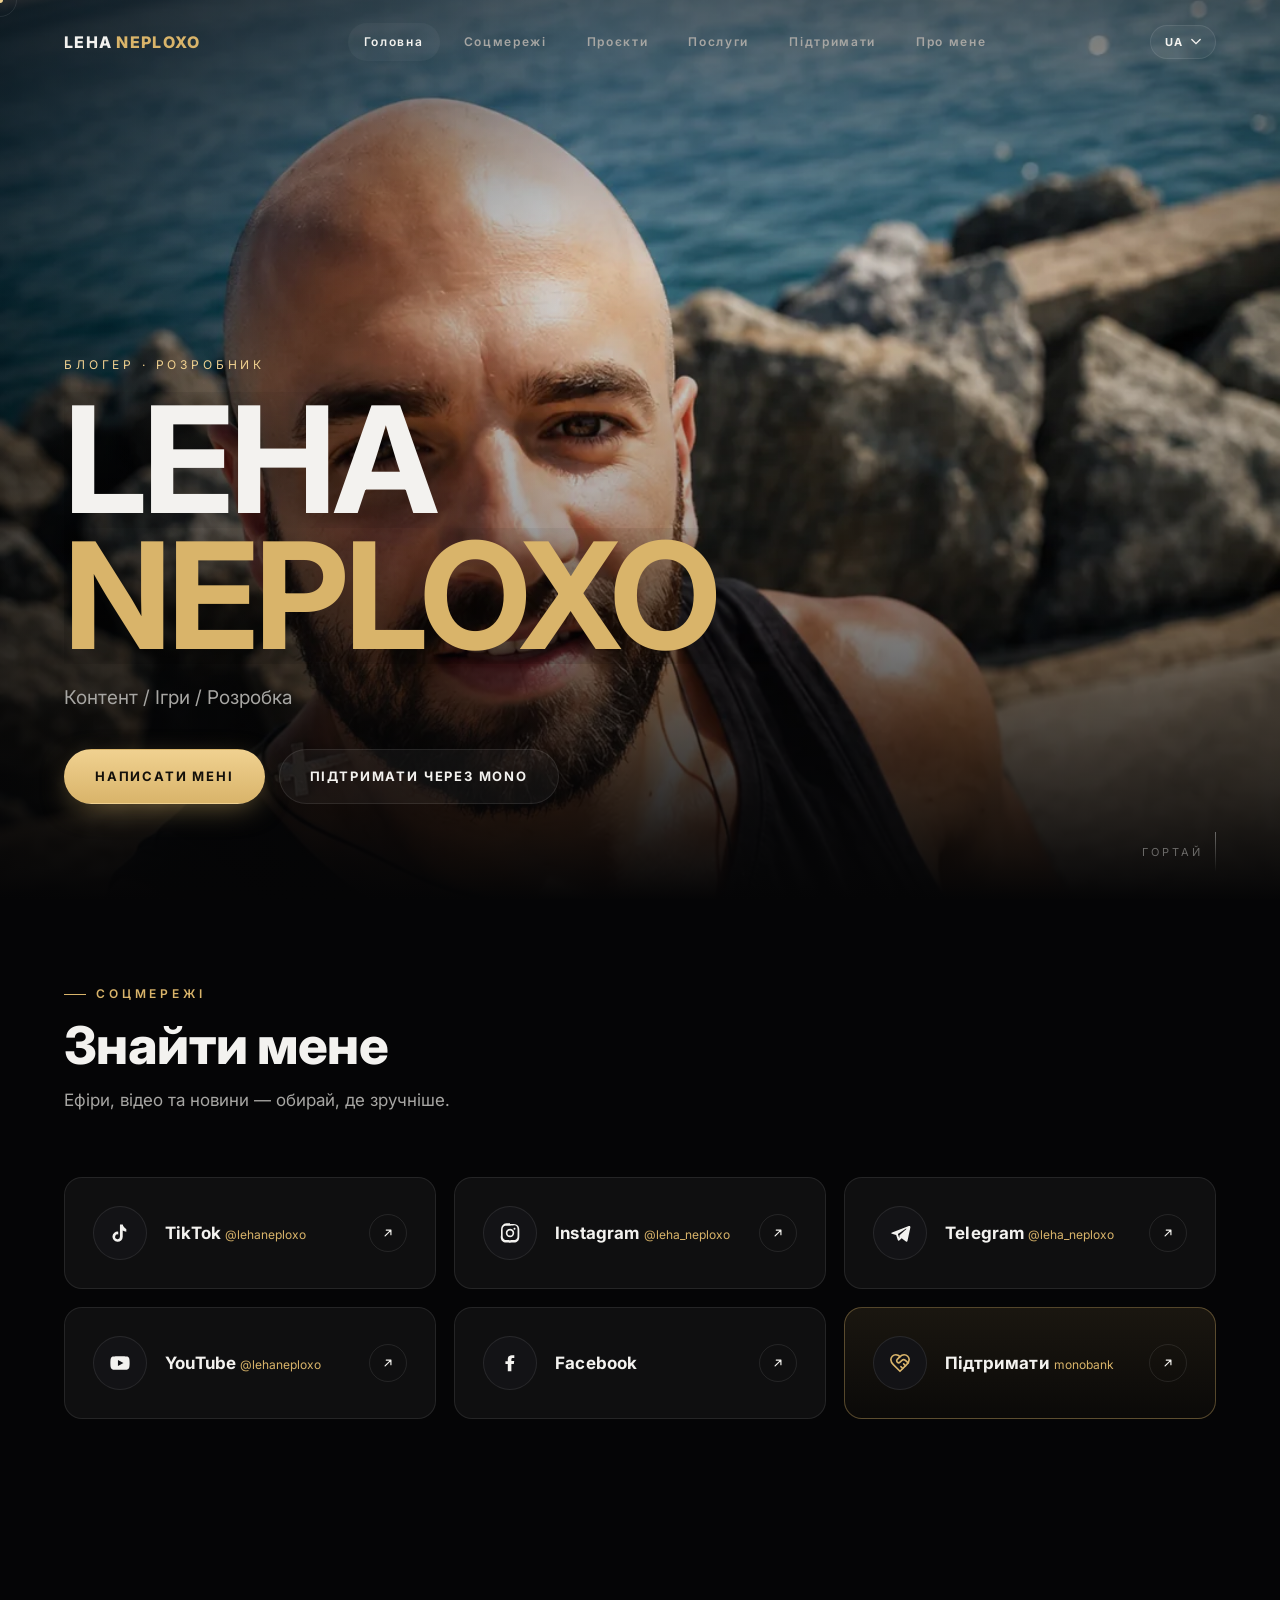
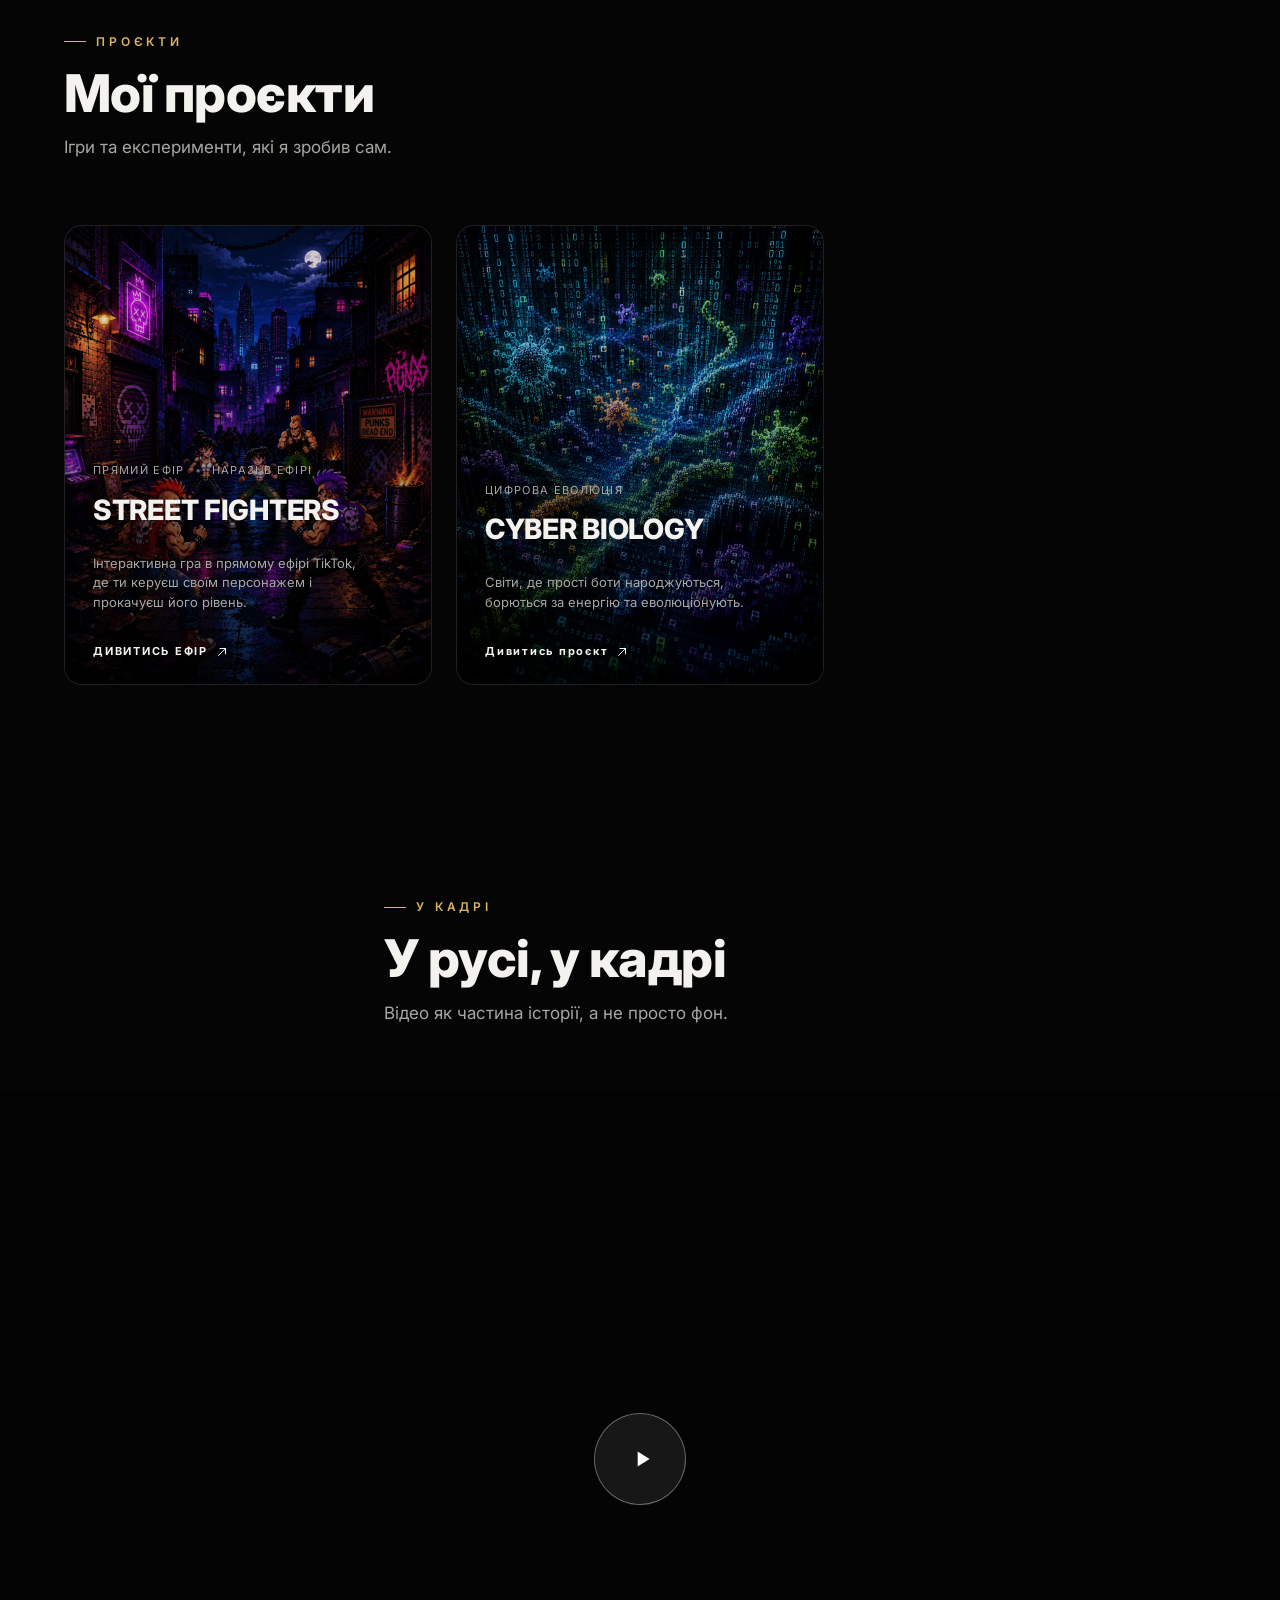
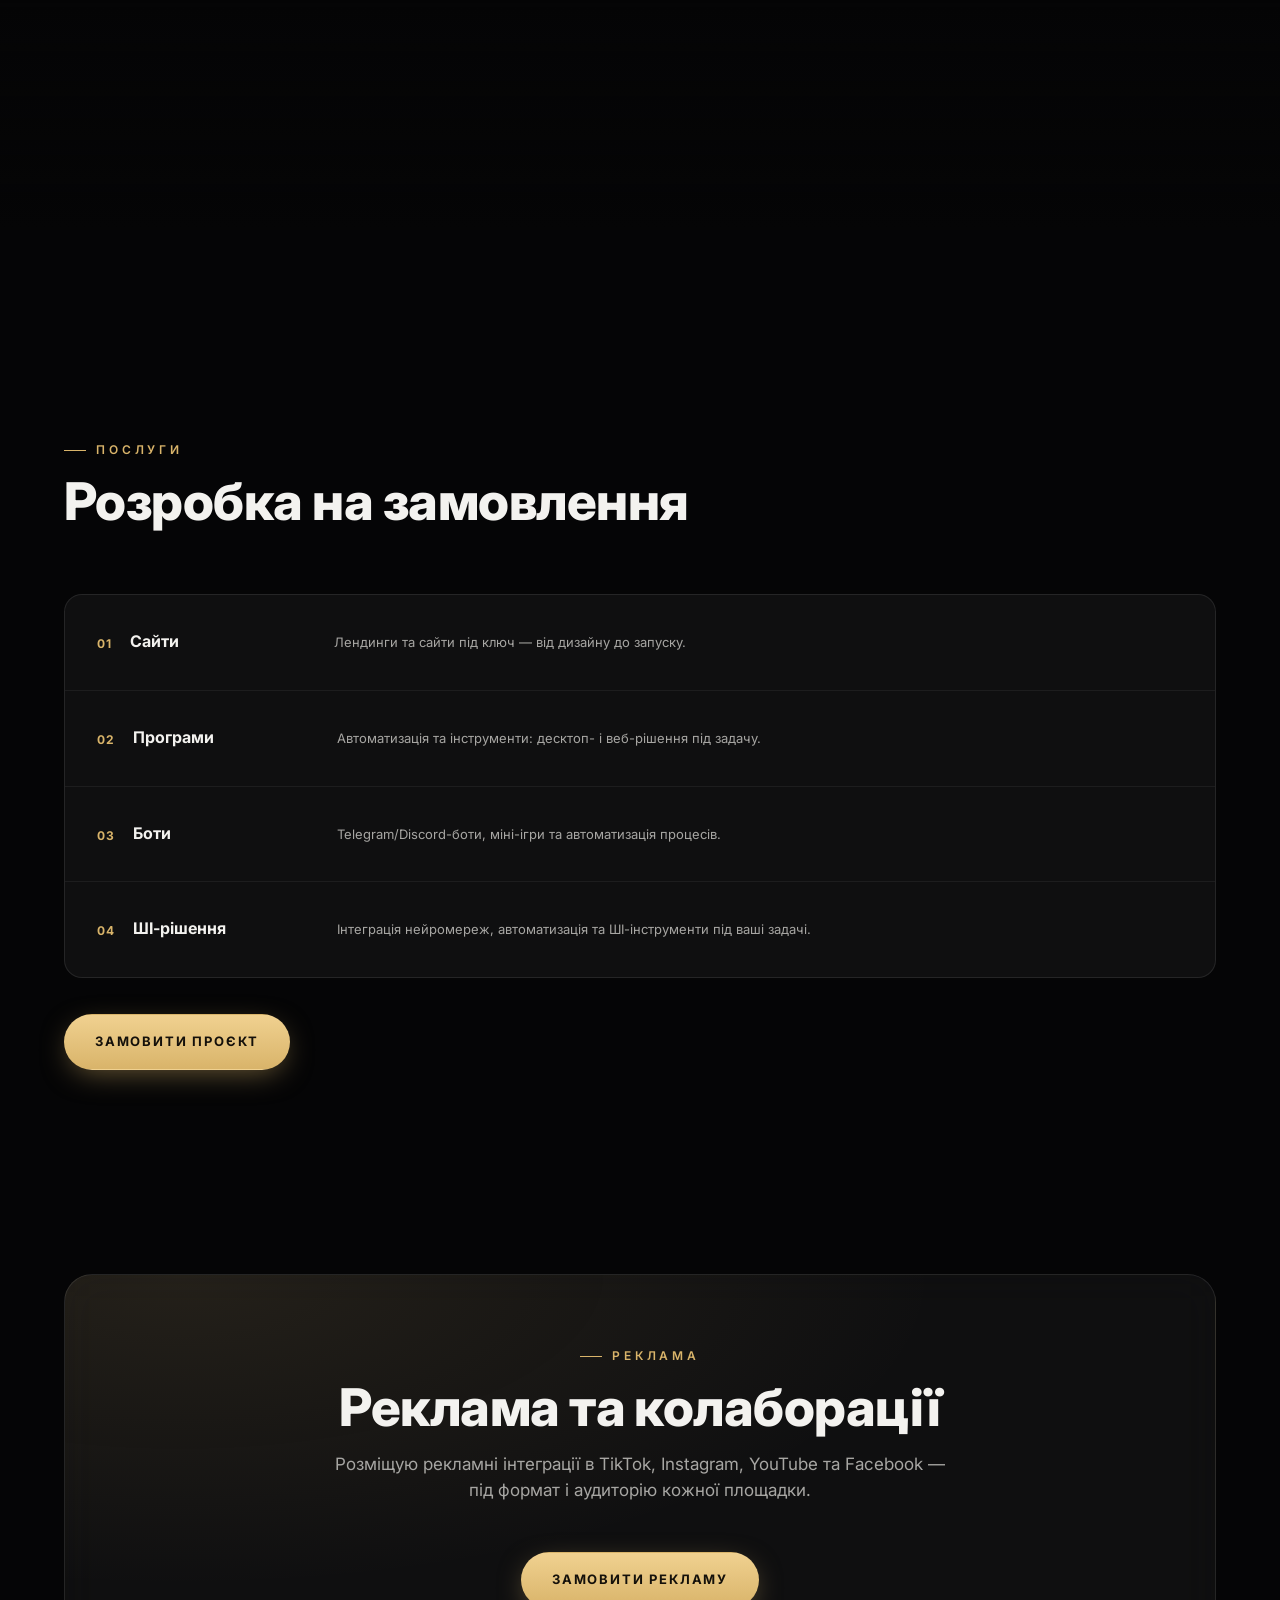
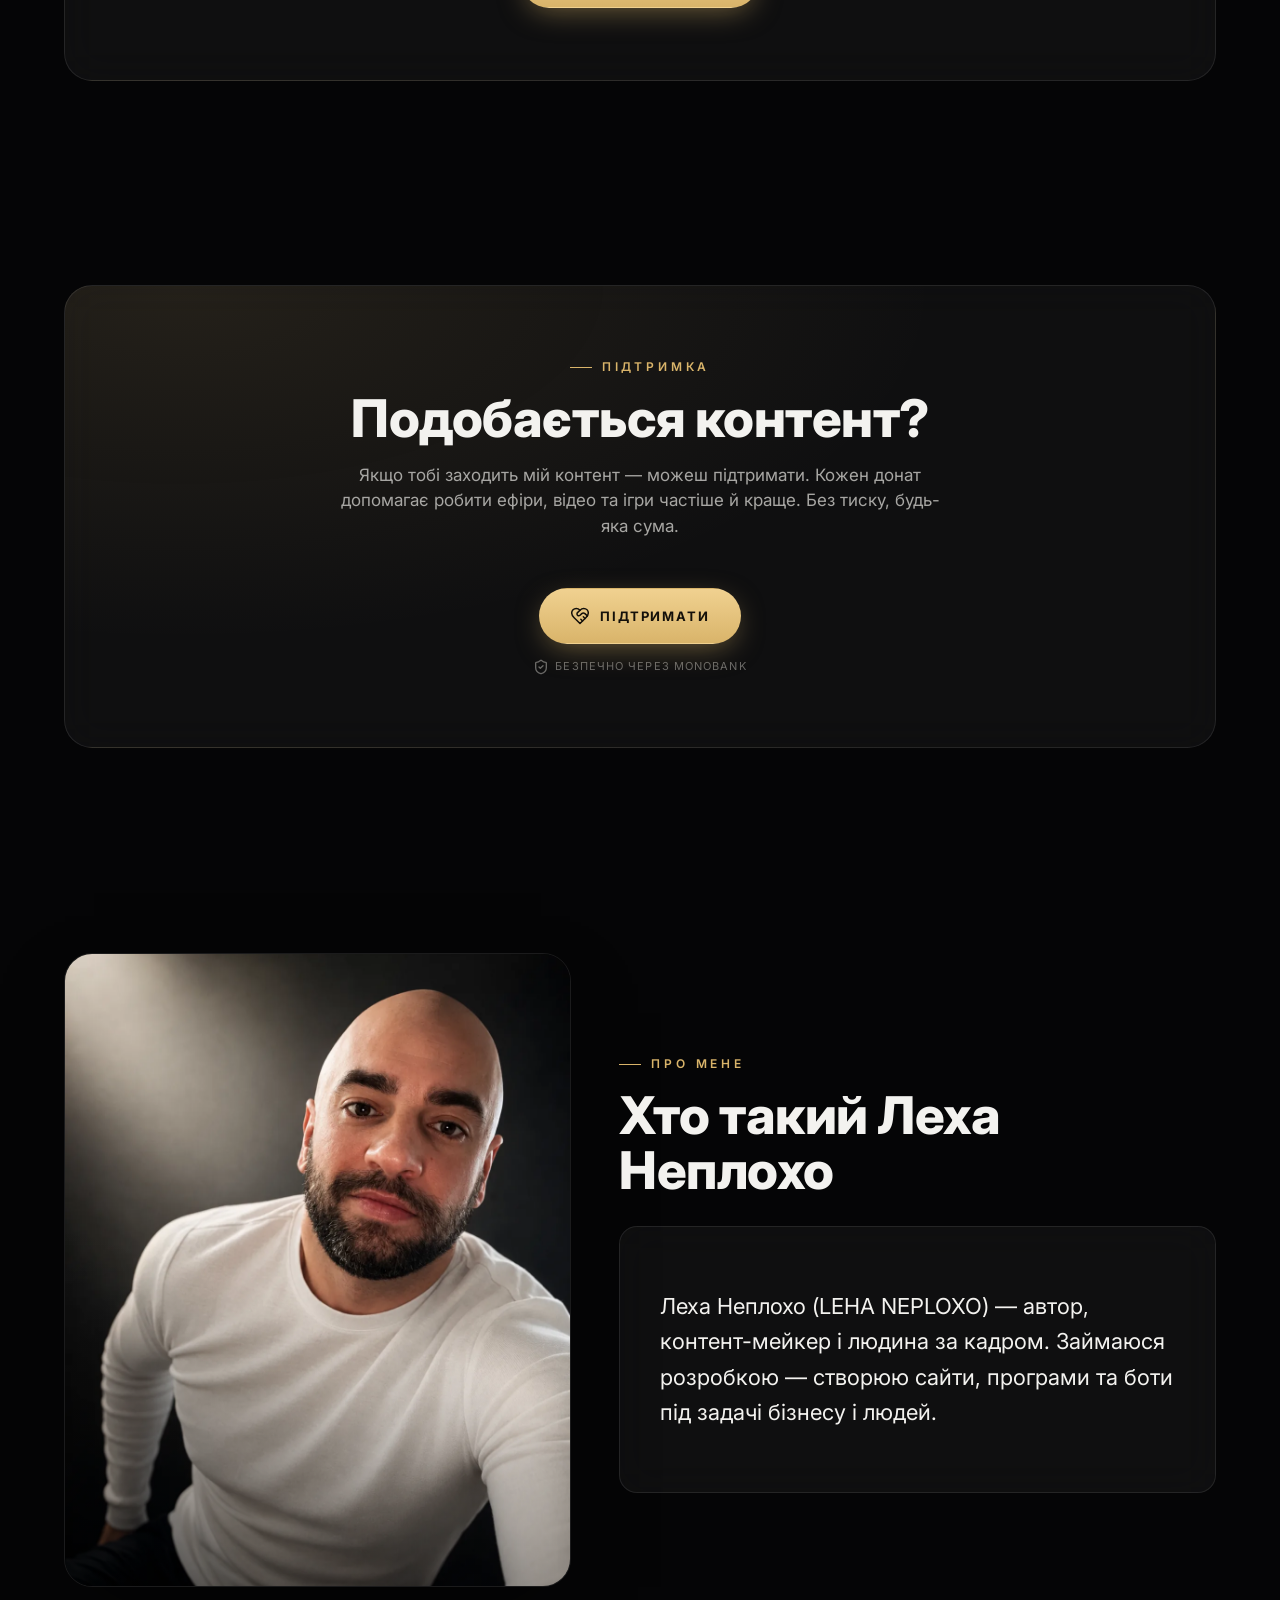
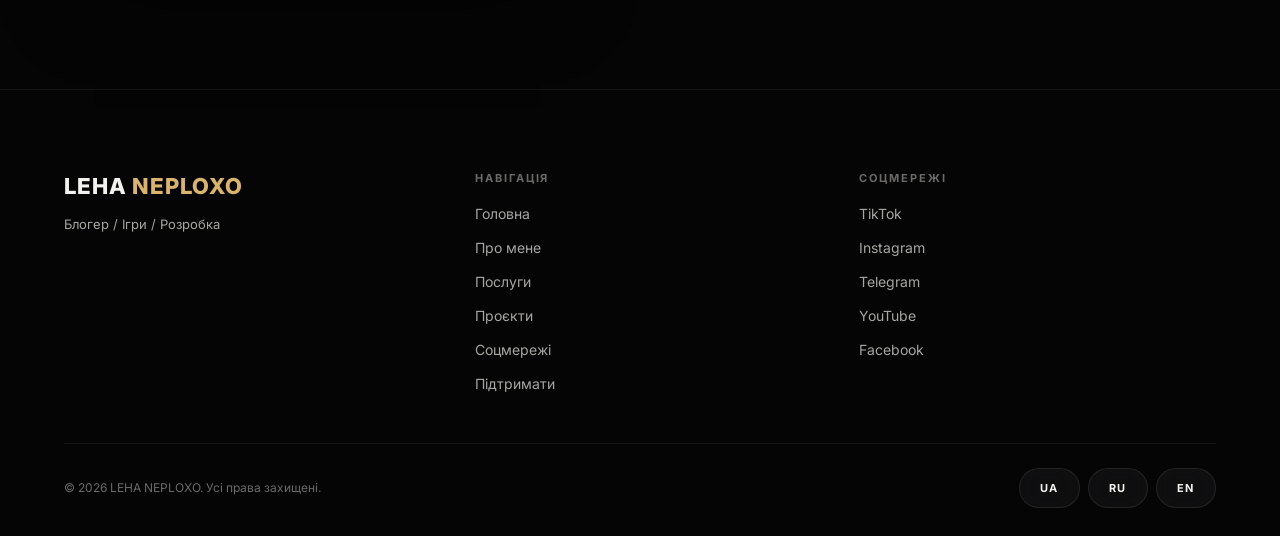
<file: ua/index.html>
<!DOCTYPE html>
<html lang="uk" data-page-lang="ua">
<head>
<meta charset="UTF-8">
<meta name="viewport" content="width=device-width, initial-scale=1, viewport-fit=cover">
<title data-i18n="meta.title">Леха Неплохо (LEHA NEPLOXO) — блогер, розробник сайтів та ігор</title>
<meta name="description" data-i18n-attr="content:meta.description" content="Офіційний сайт Лехи Неплохо (Льоха Неплохо, LEHA NEPLOXO): блогер і розробник. Сайти, програми, боти та ШІ-рішення на замовлення, онлайн-гра LEHA NEPLOXO WORLD і соцмережі.">
<meta name="theme-color" content="#050506">
<link rel="icon" href="data:image/svg+xml,%3Csvg xmlns='http://www.w3.org/2000/svg' viewBox='0 0 64 64'%3E%3Crect width='64' height='64' rx='14' fill='%23050506'/%3E%3Ctext x='32' y='42' font-family='Arial,sans-serif' font-weight='900' font-size='30' fill='%23d9b46a' text-anchor='middle'%3EL%3C/text%3E%3C/svg%3E">
<link rel="preconnect" href="https://fonts.googleapis.com">
<link rel="preconnect" href="https://fonts.gstatic.com" crossorigin>
<link rel="stylesheet" href="../css/style.css">
<!-- lang-links -->
<link rel="canonical" href="https://lehaneploxo.com/ua/">
<meta property="og:url" content="https://lehaneploxo.com/ua/">
<meta property="og:locale" content="uk_UA">
<link rel="alternate" hreflang="ru" href="https://lehaneploxo.com/">
<link rel="alternate" hreflang="uk" href="https://lehaneploxo.com/ua/">
<link rel="alternate" hreflang="en" href="https://lehaneploxo.com/en/">
<link rel="alternate" hreflang="x-default" href="https://lehaneploxo.com/">
<!-- /lang-links -->
<meta property="og:type" content="website">
<meta property="og:title" data-i18n-attr="content:meta.title" content="Леха Неплохо (LEHA NEPLOXO) — блогер, розробник сайтів та ігор">
<meta property="og:description" data-i18n-attr="content:meta.description" content="Офіційний сайт Лехи Неплохо (Льоха Неплохо, LEHA NEPLOXO): блогер і розробник. Сайти, програми, боти та ШІ-рішення на замовлення, онлайн-гра LEHA NEPLOXO WORLD і соцмережі.">
<meta property="og:image" content="https://lehaneploxo.com/assets/img/hero-loop-poster.webp">
<meta name="twitter:card" content="summary_large_image">
<script type="application/ld+json">
{
  "@context": "https://schema.org",
  "@type": "Person",
  "name": "LEHA NEPLOXO",
  "alternateName": ["Леха Неплохо", "Лёха Неплохо", "Льоха Неплохо", "Leha Neploxo", "leha_neploxo", "Alexei"],
  "url": "https://lehaneploxo.com/",
  "image": "https://lehaneploxo.com/assets/img/hero-loop-poster.webp",
  "jobTitle": "Content Creator & Web Developer",
  "sameAs": [
    "https://www.tiktok.com/@lehaneploxo",
    "https://www.instagram.com/leha_neploxo",
    "https://t.me/leha_neploxo",
    "https://www.youtube.com/@lehaneploxo",
    "https://www.facebook.com/share/1DMmjqtWmZ/?mibextid=wwXIfr"
  ]
}
</script>
</head>
<body class="no-scroll">

<div class="bg-ambient" aria-hidden="true"></div>
<div class="grain" aria-hidden="true"></div>

<div class="intro" aria-hidden="true">
  <div class="intro__mark">LEHA NEPLOXO</div>
  <div class="intro__tag" data-i18n="meta.introTag">Особистий бренд</div>
</div>

<div class="page-fade" aria-hidden="true"></div>

<!-- NAV -->
<header class="nav">
  <div class="wrap nav__row">
    <a href="#home" class="nav__logo">LEHA<span> </span><span style="color:var(--accent)">NEPLOXO</span></a>

    <nav class="nav__links" aria-label="Primary">
      <a href="#home" data-i18n="nav.home">Головна</a>
      <a href="#socials" data-i18n="nav.socials">Соцмережі</a>
      <a href="#projects" data-i18n="nav.projects">Проєкти</a>
      <a href="#services" data-i18n="nav.services">Послуги</a>
      <a href="#support" data-i18n="nav.support">Підтримати</a>
      <a href="#about" data-i18n="nav.about">Про мене</a>
    </nav>

    <div class="nav__right">
      <div class="lang-switch">
        <button class="lang-switch__btn" type="button" aria-haspopup="true">
          <span data-lang-current>RU</span>
          <svg viewBox="0 0 12 8" fill="none"><path d="M1 1l5 5 5-5" stroke="currentColor" stroke-width="1.6" stroke-linecap="round"/></svg>
        </button>
        <div class="lang-switch__menu" role="menu">
          <button type="button" data-lang="ua" role="menuitem">UA — Українська</button>
          <button type="button" data-lang="ru" role="menuitem">RU — Русский</button>
          <button type="button" data-lang="en" role="menuitem">EN — English</button>
        </div>
      </div>
      <button class="burger" type="button" aria-label="Menu" aria-expanded="false">
        <span></span><span></span><span></span>
      </button>
    </div>
  </div>
</header>

<!-- MOBILE MENU -->
<div class="mmenu" aria-hidden="true">
  <nav class="mmenu__links" aria-label="Mobile">
    <a href="#home" data-i18n="nav.home">Головна</a>
    <a href="#socials" data-i18n="nav.socials">Соцмережі</a>
    <a href="#projects" data-i18n="nav.projects">Проєкти</a>
    <a href="#services" data-i18n="nav.services">Послуги</a>
    <a href="#support" data-i18n="nav.support">Підтримати</a>
    <a href="#about" data-i18n="nav.about">Про мене</a>
  </nav>
  <div class="mmenu__foot">
    <button type="button" class="btn btn--ghost btn--sm" data-lang="ua">UA</button>
    <button type="button" class="btn btn--ghost btn--sm" data-lang="ru">RU</button>
    <button type="button" class="btn btn--ghost btn--sm" data-lang="en">EN</button>
  </div>
</div>

<main>

  <!-- HERO -->
  <section class="hero" id="home">
    <div class="hero__media">
      <img src="../assets/img/hero-loop-poster.webp" alt="Портрет Лехи Неплохо (LEHA NEPLOXO)" data-i18n-attr="alt:hero.alt">
      <video data-bgvideo muted loop playsinline autoplay preload="auto" poster="../assets/img/hero-loop-poster.webp">
        <source src="../assets/video/hero-loop.mp4" type="video/mp4">
      </video>
      <div class="hero__scrim"></div>
    </div>
    <div class="hero__content wrap">
      <div class="hero__kicker" data-i18n="hero.kicker">Блогер · Розробник</div>
      <h1 class="hero__title">
        <span><b>LEHA</b></span><span><b>NEPLOXO</b></span>
      </h1>
      <p class="hero__subtitle" data-i18n="hero.subtitle">Контент / Ігри / Розробка</p>
      <div class="hero__cta">
        <a href="https://t.me/Alexseievitsh" target="_blank" rel="noopener" class="btn btn--primary" data-i18n="hero.cta.primary">Написати мені</a>
        <a href="https://send.monobank.ua/jar/66xh9K3jV2" target="_blank" rel="noopener" class="btn btn--ghost" data-i18n="hero.cta.secondary">Підтримати через Mono</a>
      </div>
    </div>
    <div class="hero__scroll"><span data-i18n="hero.scroll">Гортай</span><i></i></div>
  </section>

  <!-- SOCIALS -->
  <section class="section" id="socials">
    <div class="wrap">
      <div class="section-head" data-reveal>
        <div class="eyebrow" data-i18n="socials.label">Соцмережі</div>
        <h2 class="section-title" data-i18n="socials.title">Знайти мене</h2>
        <p class="section-sub" data-i18n="socials.sub">Ефіри, відео та новини — обирай, де зручніше.</p>
      </div>
      <div class="socials__grid">

        <a class="scard" href="https://www.tiktok.com/@lehaneploxo" target="_blank" rel="noopener" data-reveal data-cursor-hover>
          <span class="scard__icon">
            <svg viewBox="0 0 24 24"><path d="M16.6 5.82c-.9-.78-1.5-1.9-1.63-3.13h-3.02v13.4a2.63 2.63 0 1 1-1.86-2.52V10.5a5.6 5.6 0 1 0 4.88 5.55V9.4a6.7 6.7 0 0 0 3.9 1.24V7.6a3.9 3.9 0 0 1-2.27-1.78Z"/></svg>
          </span>
          <span class="scard__body">
            <span class="scard__name">TikTok</span>
            <span class="scard__handle">@lehaneploxo</span>
          </span>
          <span class="scard__arrow"><svg viewBox="0 0 24 24" fill="none"><path d="M7 17L17 7M17 7H9M17 7V15" stroke="currentColor" stroke-width="2" stroke-linecap="round" stroke-linejoin="round"/></svg></span>
        </a>

        <a class="scard" href="https://www.instagram.com/leha_neploxo" target="_blank" rel="noopener" data-reveal style="transition-delay:100ms" data-cursor-hover>
          <span class="scard__icon">
            <svg viewBox="0 0 24 24"><path d="M12 2.2c2.7 0 3 0 4.12.06 1.1.05 1.85.23 2.5.48.68.26 1.25.62 1.82 1.19.57.57.93 1.14 1.19 1.82.25.65.43 1.4.48 2.5.06 1.12.06 1.42.06 4.12s0 3-.06 4.12c-.05 1.1-.23 1.85-.48 2.5a5.06 5.06 0 0 1-1.19 1.82 5.06 5.06 0 0 1-1.82 1.19c-.65.25-1.4.43-2.5.48-1.12.06-1.42.06-4.12.06s-3 0-4.12-.06c-1.1-.05-1.85-.23-2.5-.48a5.06 5.06 0 0 1-1.82-1.19 5.06 5.06 0 0 1-1.19-1.82c-.25-.65-.43-1.4-.48-2.5C2.2 15 2.2 14.7 2.2 12s0-3 .06-4.12c.05-1.1.23-1.85.48-2.5.26-.68.62-1.25 1.19-1.82A5.06 5.06 0 0 1 5.75 1.87c.65-.25 1.4-.43 2.5-.48C9.37 1.33 9.7 1.33 12 1.33Zm0 1.8c-2.67 0-2.98 0-4.03.06-.96.04-1.48.2-1.83.34-.46.18-.79.39-1.13.74-.35.34-.56.67-.74 1.13-.14.35-.3.87-.34 1.83C4 8.35 4 8.66 4 11.33v.34c0 2.67 0 2.98.06 4.03.04.96.2 1.48.34 1.83.18.46.39.79.74 1.13.34.35.67.56 1.13.74.35.14.87.3 1.83.34 1.05.05 1.36.06 4.03.06s2.98 0 4.03-.06c.96-.04 1.48-.2 1.83-.34.46-.18.79-.39 1.13-.74.35-.34.56-.67.74-1.13.14-.35.3-.87.34-1.83.05-1.05.06-1.36.06-4.03s0-2.98-.06-4.03c-.04-.96-.2-1.48-.34-1.83a2.9 2.9 0 0 0-.74-1.13 2.9 2.9 0 0 0-1.13-.74c-.35-.14-.87-.3-1.83-.34C14.98 4 14.67 4 12 4Zm0 3.4a4.6 4.6 0 1 1 0 9.2 4.6 4.6 0 0 1 0-9.2Zm0 1.8a2.8 2.8 0 1 0 0 5.6 2.8 2.8 0 0 0 0-5.6Zm4.8-2.9a1.08 1.08 0 1 1 0 2.15 1.08 1.08 0 0 1 0-2.15Z"/></svg>
          </span>
          <span class="scard__body">
            <span class="scard__name">Instagram</span>
            <span class="scard__handle">@leha_neploxo</span>
          </span>
          <span class="scard__arrow"><svg viewBox="0 0 24 24" fill="none"><path d="M7 17L17 7M17 7H9M17 7V15" stroke="currentColor" stroke-width="2" stroke-linecap="round" stroke-linejoin="round"/></svg></span>
        </a>

        <a class="scard" href="https://t.me/leha_neploxo" target="_blank" rel="noopener" data-reveal style="transition-delay:200ms" data-cursor-hover>
          <span class="scard__icon">
            <svg viewBox="0 0 24 24"><path d="M21.6 4.3 3.4 11.4c-1.2.5-1.2 1.2-.2 1.5l4.6 1.4 1.8 5.4c.2.6.4.8.9.8s.7-.2 1-.5l2.3-2.2 4.7 3.5c.9.5 1.5.2 1.7-.8l3.1-14.5c.3-1.3-.4-1.9-1.7-1.7Zm-2.6 3.4-7.5 6.8-.3 3.1-1.5-4.4 9-6 .3.5Z"/></svg>
          </span>
          <span class="scard__body">
            <span class="scard__name">Telegram</span>
            <span class="scard__handle">@leha_neploxo</span>
          </span>
          <span class="scard__arrow"><svg viewBox="0 0 24 24" fill="none"><path d="M7 17L17 7M17 7H9M17 7V15" stroke="currentColor" stroke-width="2" stroke-linecap="round" stroke-linejoin="round"/></svg></span>
        </a>

        <a class="scard" href="https://www.youtube.com/@lehaneploxo" target="_blank" rel="noopener" data-reveal style="transition-delay:300ms" data-cursor-hover>
          <span class="scard__icon">
            <svg viewBox="0 0 24 24"><path d="M22.5 12s0-3.35-.43-4.96a2.86 2.86 0 0 0-2-2.02C18.44 4.6 12 4.6 12 4.6s-6.44 0-8.07.42a2.86 2.86 0 0 0-2 2.02C1.5 8.65 1.5 12 1.5 12s0 3.35.43 4.96a2.86 2.86 0 0 0 2 2.02c1.63.42 8.07.42 8.07.42s6.44 0 8.07-.42a2.86 2.86 0 0 0 2-2.02c.43-1.61.43-4.96.43-4.96ZM9.75 15.4V8.6L15.8 12l-6.05 3.4Z"/></svg>
          </span>
          <span class="scard__body">
            <span class="scard__name">YouTube</span>
            <span class="scard__handle">@lehaneploxo</span>
          </span>
          <span class="scard__arrow"><svg viewBox="0 0 24 24" fill="none"><path d="M7 17L17 7M17 7H9M17 7V15" stroke="currentColor" stroke-width="2" stroke-linecap="round" stroke-linejoin="round"/></svg></span>
        </a>

        <a class="scard" href="https://www.facebook.com/share/1DMmjqtWmZ/?mibextid=wwXIfr" target="_blank" rel="noopener" data-reveal style="transition-delay:400ms" data-cursor-hover>
          <span class="scard__icon">
            <svg viewBox="0 0 24 24"><path d="M13.5 21v-8.02h2.69l.4-3.12h-3.09V7.94c0-.9.25-1.52 1.55-1.52h1.65V3.63A22 22 0 0 0 13.9 3.5c-2.55 0-4.3 1.56-4.3 4.42v2.14H7v3.12h2.6V21h3.9Z"/></svg>
          </span>
          <span class="scard__body">
            <span class="scard__name">Facebook</span>
          </span>
          <span class="scard__arrow"><svg viewBox="0 0 24 24" fill="none"><path d="M7 17L17 7M17 7H9M17 7V15" stroke="currentColor" stroke-width="2" stroke-linecap="round" stroke-linejoin="round"/></svg></span>
        </a>

              <a class="scard scard--support" href="https://send.monobank.ua/jar/66xh9K3jV2" target="_blank" rel="noopener" data-reveal style="transition-delay:500ms" data-cursor-hover>
          <span class="scard__icon">
            <svg viewBox="0 0 24 24" style="fill:none;stroke:currentColor;stroke-width:1.8;stroke-linecap:round;stroke-linejoin:round"><path d="M19 14c1.49-1.46 3-3.21 3-5.5A5.5 5.5 0 0 0 16.5 3c-1.76 0-3 .5-4.5 2-1.5-1.5-2.74-2-4.5-2A5.5 5.5 0 0 0 2 8.5c0 2.3 1.5 4.05 3 5.5l7 7Z"/><path d="M12 5 9.04 7.96a2.17 2.17 0 0 0 0 3.08c.82.82 2.13.85 3 .07l2.07-1.9a2.82 2.82 0 0 1 3.79 0l2.96 2.66"/><path d="m18 15-2-2"/><path d="m15 18-2-2"/></svg>
          </span>
          <span class="scard__body">
            <span class="scard__name" data-i18n="socials.support.name">Підтримати</span>
            <span class="scard__handle">monobank</span>
          </span>
          <span class="scard__arrow"><svg viewBox="0 0 24 24" fill="none"><path d="M7 17L17 7M17 7H9M17 7V15" stroke="currentColor" stroke-width="2" stroke-linecap="round" stroke-linejoin="round"/></svg></span>
        </a>

      </div>
    </div>
  </section>

  <!-- PROJECTS -->
  <section class="section" id="projects">
    <div class="wrap">
      <div class="section-head" data-reveal>
        <div class="eyebrow" data-i18n="projects.label">Проєкти</div>
        <h2 class="section-title" data-i18n="projects.title">Мої проєкти</h2>
        <p class="section-sub" data-i18n="projects.sub">Ігри та експерименти, які я зробив сам.</p>
      </div>
      <div class="projects__grid" data-projects-grid></div>
    </div>
  </section>

  <!-- SHOWCASE -->
  <section class="section showcase">
    <div class="wrap section-head" data-reveal>
      <div class="eyebrow" data-i18n="showcase.label">У кадрі</div>
      <h2 class="section-title" data-i18n="showcase.title">У русі, у кадрі</h2>
      <p class="section-sub" data-i18n="showcase.sub">Відео як частина історії, а не просто фон.</p>
    </div>
    <div class="showcase__stage" data-reveal="scale">
      <video data-bgvideo muted loop playsinline autoplay preload="auto" poster="../assets/img/showcase-poster.webp">
        <source src="../assets/video/showcase.mp4" type="video/mp4">
      </video>
      <div class="showcase__scrim"></div>
      <button class="showcase__play" type="button" data-open-video="../assets/video/showcase.mp4" aria-label="Play fullscreen">
        <svg viewBox="0 0 24 24"><path d="M8 5v14l11-7z"/></svg>
      </button>
    </div>
  </section>

  <!-- SERVICES -->
  <section class="section" id="services">
    <div class="wrap">
      <div class="section-head" data-reveal>
        <div class="eyebrow" data-i18n="services.label">Послуги</div>
        <h2 class="section-title" data-i18n="services.title">Розробка на замовлення</h2>
      </div>
      <div class="services__list" data-reveal>

        <div class="svc-row">
          <span class="svc-row__num">01</span>
          <div class="svc-row__body">
            <div class="svc-row__title" data-i18n="services.card1.title">Сайти</div>
            <p class="svc-row__desc" data-i18n="services.card1.desc">Лендинги та сайти під ключ — від дизайну до запуску.</p>
          </div>
        </div>

        <div class="svc-row">
          <span class="svc-row__num">02</span>
          <div class="svc-row__body">
            <div class="svc-row__title" data-i18n="services.card2.title">Програми</div>
            <p class="svc-row__desc" data-i18n="services.card2.desc">Автоматизація та інструменти: десктоп- і веб-рішення під задачу.</p>
          </div>
        </div>

        <div class="svc-row">
          <span class="svc-row__num">03</span>
          <div class="svc-row__body">
            <div class="svc-row__title" data-i18n="services.card3.title">Боти</div>
            <p class="svc-row__desc" data-i18n="services.card3.desc">Telegram/Discord-боти, міні-ігри та автоматизація процесів.</p>
          </div>
        </div>

        <div class="svc-row">
          <span class="svc-row__num">04</span>
          <div class="svc-row__body">
            <div class="svc-row__title" data-i18n="services.card4.title">ШІ-рішення</div>
            <p class="svc-row__desc" data-i18n="services.card4.desc">Інтеграція нейромереж, автоматизація та ШІ-інструменти під ваші задачі.</p>
          </div>
        </div>

      </div>
      <div class="services__cta" data-reveal style="transition-delay:100ms">
        <a class="btn btn--primary" href="https://t.me/Alexseievitsh" target="_blank" rel="noopener" data-i18n="services.cta">Замовити проєкт</a>
      </div>
    </div>
  </section>

  <!-- ADVERTISING -->
  <section class="section" id="advertising">
    <div class="wrap">
      <div class="support__panel" data-reveal="scale">
        <div class="eyebrow" data-i18n="ads.label">Реклама</div>
        <h2 class="section-title" data-i18n="ads.title">Реклама та колаборації</h2>
        <p class="support__text" data-i18n="ads.text">Розміщую рекламні інтеграції в TikTok, Instagram, YouTube та Facebook — під формат і аудиторію кожної площадки.</p>
        <a class="btn btn--primary" style="margin-top:32px" href="https://t.me/Alexseievitsh" target="_blank" rel="noopener" data-i18n="ads.cta">Замовити рекламу</a>
      </div>
    </div>
  </section>

  <!-- SUPPORT -->
  <section class="section" id="support">
    <div class="wrap">
      <div class="support__panel" data-reveal="scale">
        <div class="eyebrow" data-i18n="support.label">Підтримка</div>
        <h2 class="section-title" data-i18n="support.title">Подобається контент?</h2>
        <p class="support__text" data-i18n="support.text">Якщо тобі заходить мій контент — можеш підтримати. Кожен донат допомагає робити ефіри, відео та ігри частіше й краще. Без тиску, будь-яка сума.</p>
        <a class="btn btn--primary btn--heart" style="margin-top:32px" href="https://send.monobank.ua/jar/66xh9K3jV2" target="_blank" rel="noopener"><svg width="20" height="20" aria-hidden="true" viewBox="0 0 24 24" style="fill:none;stroke:currentColor;stroke-width:1.8;stroke-linecap:round;stroke-linejoin:round"><path d="M19 14c1.49-1.46 3-3.21 3-5.5A5.5 5.5 0 0 0 16.5 3c-1.76 0-3 .5-4.5 2-1.5-1.5-2.74-2-4.5-2A5.5 5.5 0 0 0 2 8.5c0 2.3 1.5 4.05 3 5.5l7 7Z"/><path d="M12 5 9.04 7.96a2.17 2.17 0 0 0 0 3.08c.82.82 2.13.85 3 .07l2.07-1.9a2.82 2.82 0 0 1 3.79 0l2.96 2.66"/><path d="m18 15-2-2"/><path d="m15 18-2-2"/></svg><span data-i18n="support.cta">Підтримати</span></a>
        <div class="support__via support__safe"><svg viewBox="0 0 24 24" width="16" height="16" style="fill:none;stroke:currentColor;stroke-width:2;stroke-linecap:round;stroke-linejoin:round"><path d="M20 13c0 5-3.5 7.5-7.66 8.95a1 1 0 0 1-.67-.01C7.5 20.5 4 18 4 13V6a1 1 0 0 1 1-1c2 0 4.5-1.2 6.24-2.72a1.17 1.17 0 0 1 1.52 0C14.51 3.81 17 5 19 5a1 1 0 0 1 1 1z"/><path d="m9 12 2 2 4-4"/></svg><span data-i18n="support.via">Безпечно через monobank</span></div>
      </div>
    </div>
  </section>

  <!-- ABOUT -->
  <section class="section" id="about">
    <div class="wrap about__grid">
      <div class="about__frame" data-reveal="scale">
        <div class="about__glow" aria-hidden="true"></div>
        <img src="../assets/img/portrait-about.webp" alt="Фото Лехи Неплохо (LEHA NEPLOXO)" data-i18n-attr="alt:about.alt" loading="lazy">
      </div>
      <div data-reveal style="transition-delay:120ms">
        <div class="eyebrow" data-i18n="about.label">Про мене</div>
        <h2 class="section-title" data-i18n="about.title">Хто такий Леха Неплохо</h2>
        <div class="about__panel" style="margin-top:28px">
          <p class="about__intro" data-i18n="about.intro">Леха Неплохо (LEHA NEPLOXO) — автор, контент-мейкер і людина за кадром. Займаюся розробкою — створюю сайти, програми та боти під задачі бізнесу і людей.</p>
        </div>
      </div>
    </div>
  </section>

</main>

<!-- FOOTER -->
<footer class="footer">
  <div class="wrap">
    <div class="footer__top">
      <div class="footer__brand">
        <div class="footer__logo">LEHA<span> NEPLOXO</span></div>
        <p class="footer__tag" data-i18n="footer.tagline">Блогер / Ігри / Розробка</p>
      </div>
      <div class="footer__cols">
        <div class="footer__col">
          <h4 data-i18n="footer.nav">Навігація</h4>
          <ul>
            <li><a href="#home" data-i18n="nav.home">Головна</a></li>
            <li><a href="#about" data-i18n="nav.about">Про мене</a></li>
            <li><a href="#services" data-i18n="nav.services">Послуги</a></li>
            <li><a href="#projects" data-i18n="nav.projects">Проєкти</a></li>
            <li><a href="#socials" data-i18n="nav.socials">Соцмережі</a></li>
            <li><a href="#support" data-i18n="nav.support">Підтримати</a></li>
          </ul>
        </div>
        <div class="footer__col">
          <h4 data-i18n="footer.social">Соцмережі</h4>
          <ul>
            <li><a href="https://www.tiktok.com/@lehaneploxo" target="_blank" rel="noopener">TikTok</a></li>
            <li><a href="https://www.instagram.com/leha_neploxo" target="_blank" rel="noopener">Instagram</a></li>
            <li><a href="https://t.me/leha_neploxo" target="_blank" rel="noopener">Telegram</a></li>
            <li><a href="https://www.youtube.com/@lehaneploxo" target="_blank" rel="noopener">YouTube</a></li>
            <li><a href="https://www.facebook.com/share/1DMmjqtWmZ/?mibextid=wwXIfr" target="_blank" rel="noopener">Facebook</a></li>
          </ul>
        </div>
      </div>
    </div>
    <div class="footer__bottom">
      <span>&copy; <span data-year>2026</span> LEHA NEPLOXO. <span data-i18n="footer.rights">Усі права захищені.</span></span>
      <div style="display:flex;gap:8px">
        <button type="button" class="btn btn--ghost btn--sm" data-lang="ua">UA</button>
        <button type="button" class="btn btn--ghost btn--sm" data-lang="ru">RU</button>
        <button type="button" class="btn btn--ghost btn--sm" data-lang="en">EN</button>
      </div>
    </div>
  </div>
</footer>

<!-- LIGHTBOX -->
<div class="lightbox" aria-hidden="true">
  <button class="lightbox__close" type="button" aria-label="Close">
    <svg viewBox="0 0 24 24" fill="none"><path d="M5 5l14 14M19 5L5 19" stroke="currentColor" stroke-width="2" stroke-linecap="round"/></svg>
  </button>
  <video controls playsinline></video>
</div>

<div class="toast" role="status" aria-live="polite"></div>

<script>window.SITE_BASE = "../";</script>
<script src="../js/data.js"></script>
<script src="../js/main.js"></script>
<script src="../js/projects.js"></script>
</body>
</html>
</file>
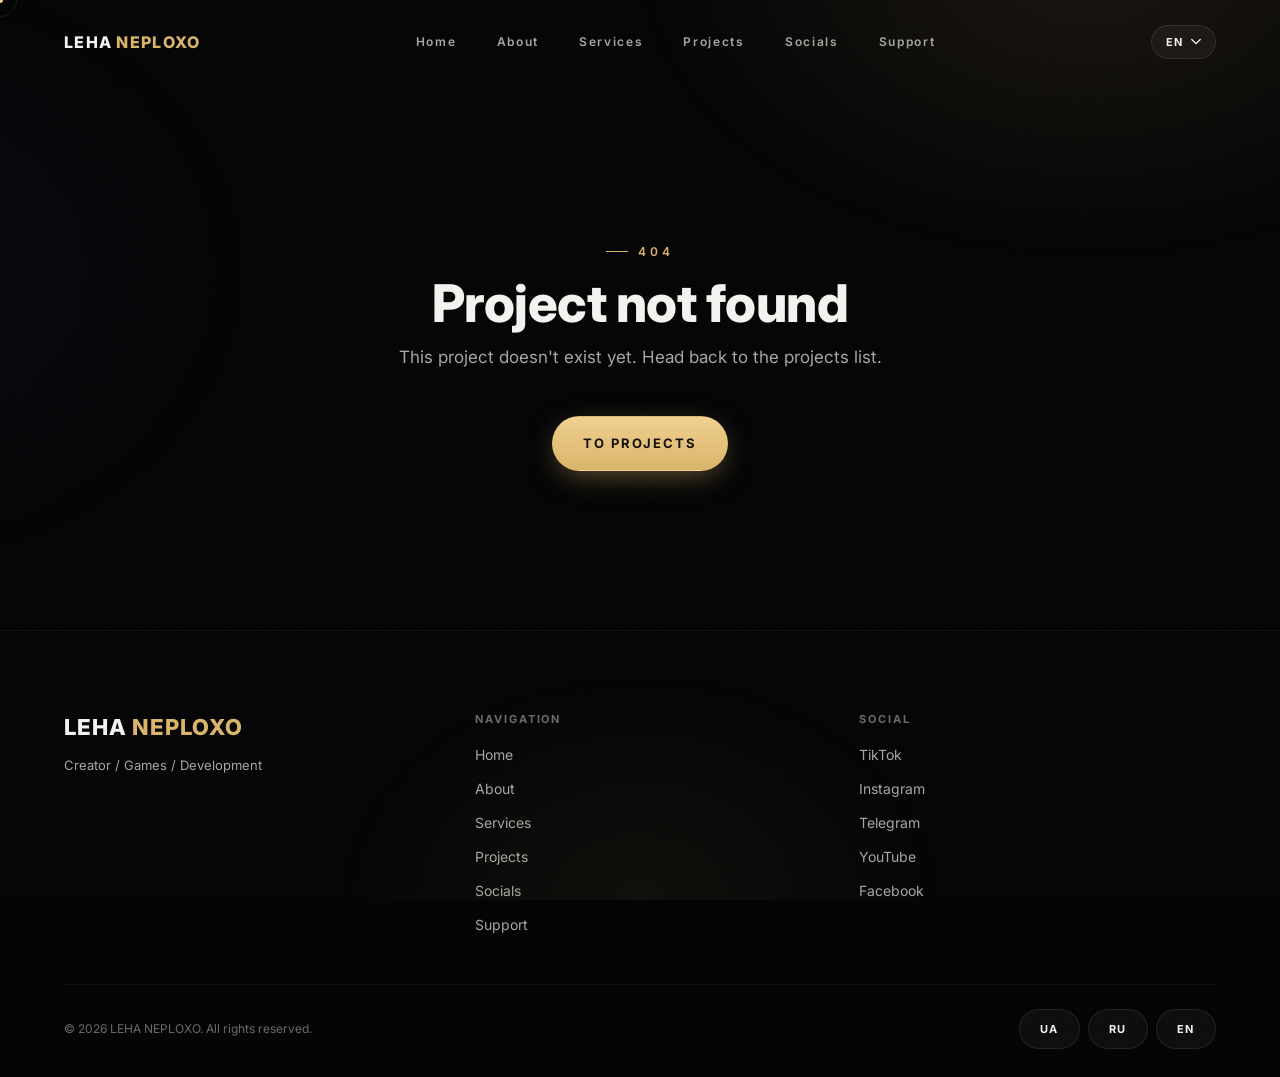
<file: project.html>
<!DOCTYPE html>
<html lang="ru">
<head>
<meta charset="UTF-8">
<meta name="viewport" content="width=device-width, initial-scale=1, viewport-fit=cover">
<title>Project — LEHA NEPLOXO</title>
<meta name="description" content="LEHA NEPLOXO — project details.">
<meta name="theme-color" content="#050506">
<link rel="icon" href="data:image/svg+xml,%3Csvg xmlns='http://www.w3.org/2000/svg' viewBox='0 0 64 64'%3E%3Crect width='64' height='64' rx='14' fill='%23050506'/%3E%3Ctext x='32' y='42' font-family='Arial,sans-serif' font-weight='900' font-size='30' fill='%23d9b46a' text-anchor='middle'%3EL%3C/text%3E%3C/svg%3E">
<link rel="preconnect" href="https://fonts.googleapis.com">
<link rel="preconnect" href="https://fonts.gstatic.com" crossorigin>
<link rel="stylesheet" href="css/style.css">
</head>
<body>

<div class="bg-ambient" aria-hidden="true"></div>
<div class="grain" aria-hidden="true"></div>
<div class="page-fade" aria-hidden="true"></div>

<!-- NAV -->
<header class="nav">
  <div class="wrap nav__row">
    <a href="index.html#home" class="nav__logo">LEHA<span> </span><span style="color:var(--accent)">NEPLOXO</span></a>

    <nav class="nav__links" aria-label="Primary">
      <a href="index.html#home" data-i18n="nav.home">HOME</a>
      <a href="index.html#about" data-i18n="nav.about">ABOUT</a>
      <a href="index.html#services" data-i18n="nav.services">SERVICES</a>
      <a href="index.html#projects" data-i18n="nav.projects">PROJECTS</a>
      <a href="index.html#socials" data-i18n="nav.socials">SOCIALS</a>
      <a href="index.html#support" data-i18n="nav.support">SUPPORT</a>
    </nav>

    <div class="nav__right">
      <div class="lang-switch">
        <button class="lang-switch__btn" type="button" aria-haspopup="true">
          <span data-lang-current>RU</span>
          <svg viewBox="0 0 12 8" fill="none"><path d="M1 1l5 5 5-5" stroke="currentColor" stroke-width="1.6" stroke-linecap="round"/></svg>
        </button>
        <div class="lang-switch__menu" role="menu">
          <button type="button" data-lang="ua" role="menuitem">UA — Українська</button>
          <button type="button" data-lang="ru" role="menuitem">RU — Русский</button>
          <button type="button" data-lang="en" role="menuitem">EN — English</button>
        </div>
      </div>
      <button class="burger" type="button" aria-label="Menu" aria-expanded="false">
        <span></span><span></span><span></span>
      </button>
    </div>
  </div>
</header>

<!-- MOBILE MENU -->
<div class="mmenu" aria-hidden="true">
  <nav class="mmenu__links" aria-label="Mobile">
    <a href="index.html#home" data-i18n="nav.home">HOME</a>
    <a href="index.html#about" data-i18n="nav.about">ABOUT</a>
    <a href="index.html#services" data-i18n="nav.services">SERVICES</a>
    <a href="index.html#projects" data-i18n="nav.projects">PROJECTS</a>
    <a href="index.html#socials" data-i18n="nav.socials">SOCIALS</a>
    <a href="index.html#support" data-i18n="nav.support">SUPPORT</a>
  </nav>
  <div class="mmenu__foot">
    <button type="button" class="btn btn--ghost btn--sm" data-lang="ua">UA</button>
    <button type="button" class="btn btn--ghost btn--sm" data-lang="ru">RU</button>
    <button type="button" class="btn btn--ghost btn--sm" data-lang="en">EN</button>
  </div>
</div>

<main data-project-page></main>

<!-- FOOTER -->
<footer class="footer">
  <div class="wrap">
    <div class="footer__top">
      <div class="footer__brand">
        <div class="footer__logo">LEHA<span> NEPLOXO</span></div>
        <p class="footer__tag" data-i18n="footer.tagline">Personal creator / Digital projects / Content</p>
      </div>
      <div class="footer__cols">
        <div class="footer__col">
          <h4 data-i18n="footer.nav">Navigation</h4>
          <ul>
            <li><a href="index.html#home" data-i18n="nav.home">HOME</a></li>
            <li><a href="index.html#about" data-i18n="nav.about">ABOUT</a></li>
            <li><a href="index.html#services" data-i18n="nav.services">SERVICES</a></li>
            <li><a href="index.html#projects" data-i18n="nav.projects">PROJECTS</a></li>
            <li><a href="index.html#socials" data-i18n="nav.socials">SOCIALS</a></li>
            <li><a href="index.html#support" data-i18n="nav.support">SUPPORT</a></li>
          </ul>
        </div>
        <div class="footer__col">
          <h4 data-i18n="footer.social">Social</h4>
          <ul>
            <li><a href="https://www.tiktok.com/@lehaneploxo" target="_blank" rel="noopener">TikTok</a></li>
            <li><a href="https://www.instagram.com/leha_neploxo" target="_blank" rel="noopener">Instagram</a></li>
            <li><a href="https://t.me/leha_neploxo" target="_blank" rel="noopener">Telegram</a></li>
            <li><a href="https://www.youtube.com/@lehaneploxo" target="_blank" rel="noopener">YouTube</a></li>
            <li><a href="https://www.facebook.com/share/1DMmjqtWmZ/?mibextid=wwXIfr" target="_blank" rel="noopener">Facebook</a></li>
          </ul>
        </div>
      </div>
    </div>
    <div class="footer__bottom">
      <span>&copy; <span data-year>2026</span> LEHA NEPLOXO. <span data-i18n="footer.rights">All rights reserved.</span></span>
      <div style="display:flex;gap:8px">
        <button type="button" class="btn btn--ghost btn--sm" data-lang="ua">UA</button>
        <button type="button" class="btn btn--ghost btn--sm" data-lang="ru">RU</button>
        <button type="button" class="btn btn--ghost btn--sm" data-lang="en">EN</button>
      </div>
    </div>
  </div>
</footer>

<div class="toast" role="status" aria-live="polite"></div>

<script src="js/data.js"></script>
<script src="js/main.js"></script>
<script src="js/projects.js"></script>
</body>
</html>
</file>
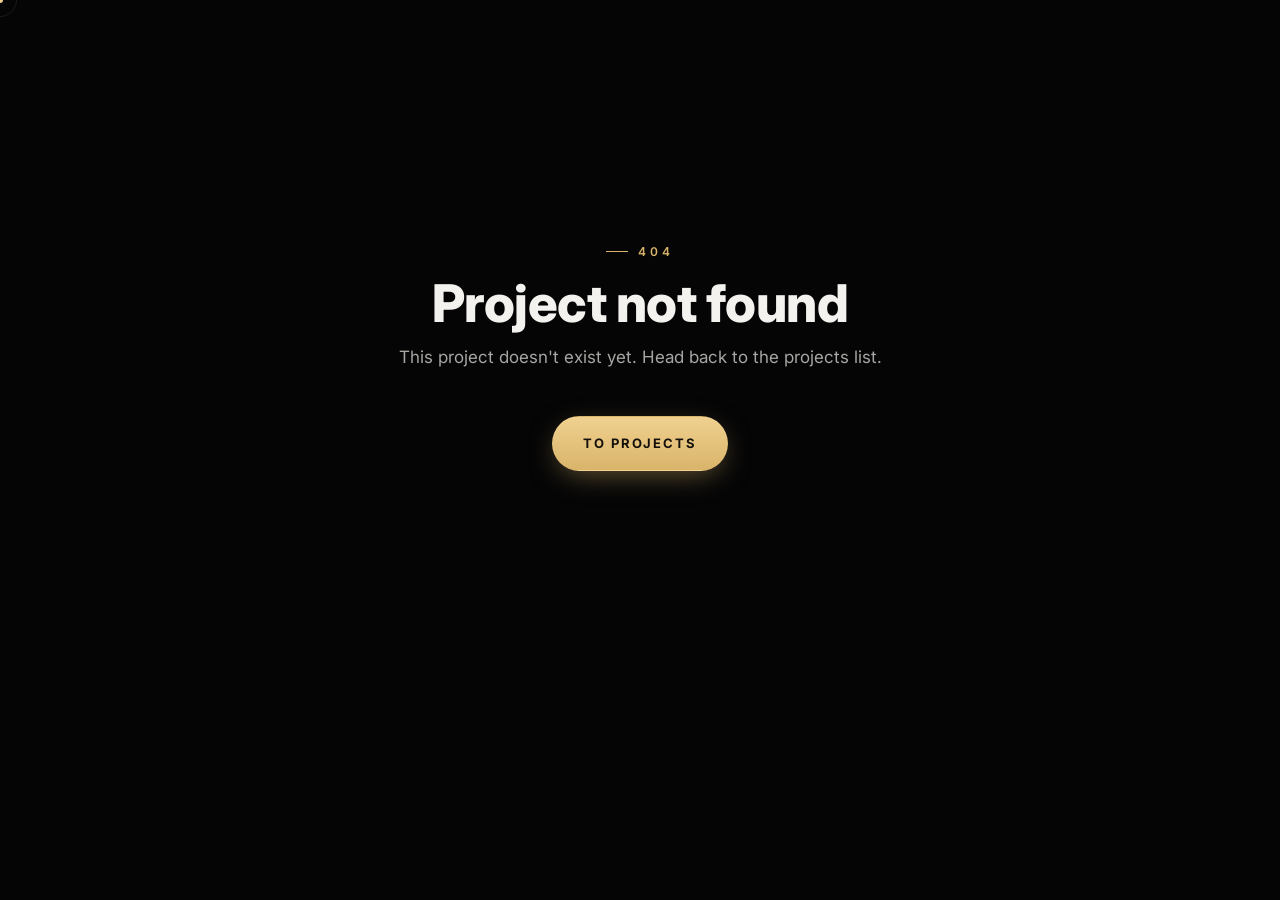
<file: world.html>
<!DOCTYPE html>
<html lang="ru">
<head>
<meta charset="UTF-8">
<meta name="viewport" content="width=device-width, initial-scale=1, viewport-fit=cover">
<title>Bot World — LEHA NEPLOXO</title>
<meta name="description" content="LEHA NEPLOXO — Cyber Biology bot world.">
<meta name="theme-color" content="#050506">
<link rel="icon" href="data:image/svg+xml,%3Csvg xmlns='http://www.w3.org/2000/svg' viewBox='0 0 64 64'%3E%3Crect width='64' height='64' rx='14' fill='%23050506'/%3E%3Ctext x='32' y='42' font-family='Arial,sans-serif' font-weight='900' font-size='30' fill='%23d9b46a' text-anchor='middle'%3EL%3C/text%3E%3C/svg%3E">
<link rel="stylesheet" href="css/style.css">
</head>
<body class="world-body">

<div class="page-fade" aria-hidden="true"></div>

<main data-world-page></main>

<script src="js/data.js"></script>
<script src="js/main.js"></script>
<script src="js/projects.js"></script>
</body>
</html>
</file>
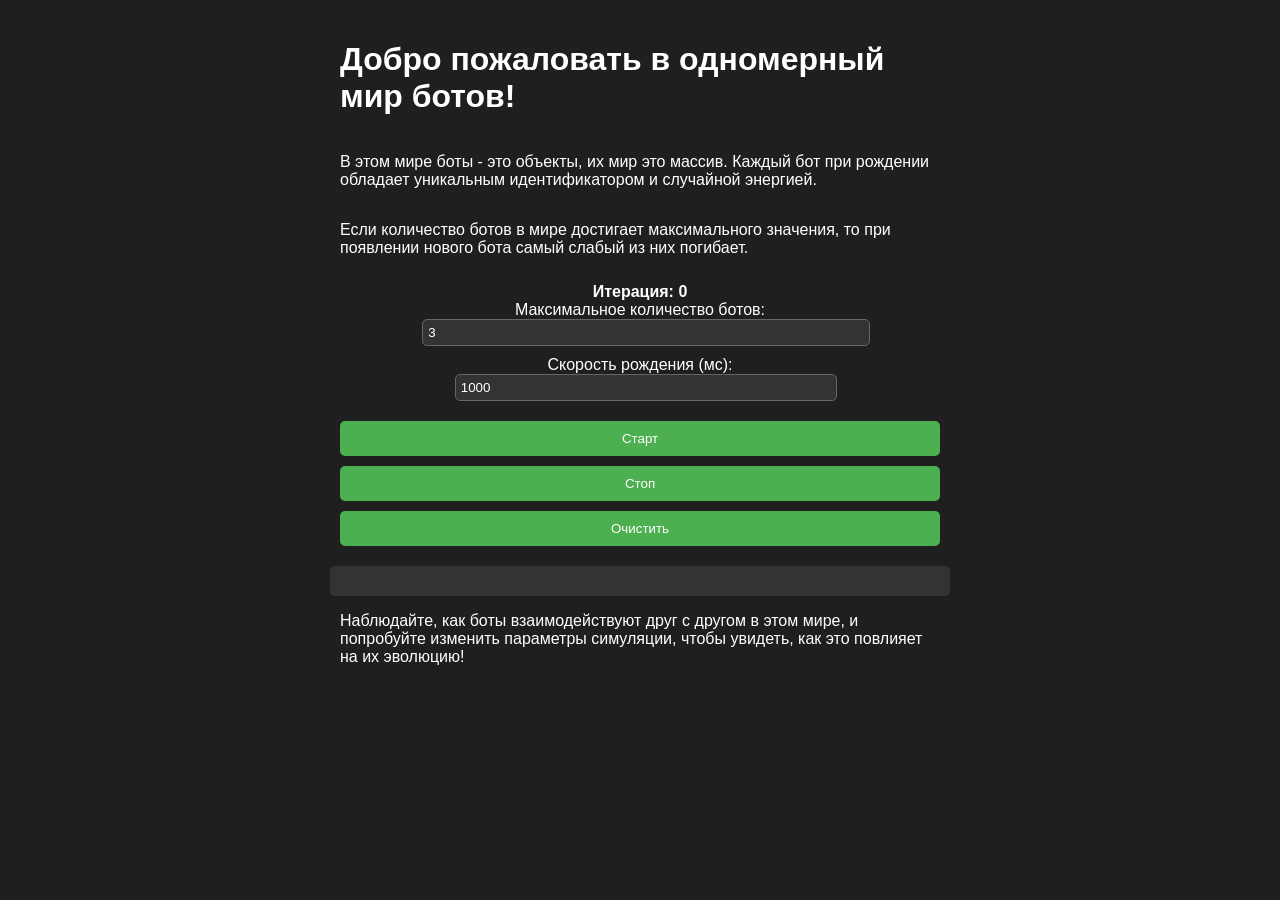
<file: assets/bots/world-1.html>
<!DOCTYPE html>
<html>
<head>
  <title>Random Bots</title>
  <meta name="viewport" content="width=device-width, initial-scale=1.0">
  <style>
    body {
      background-color: #1f1f1f;
      color: #ffffff;
      font-family: Arial, sans-serif;
      margin: 0;
      padding: 0;
    }

    .container {
      display: flex;
      flex-direction: column;
      align-items: center;
      padding: 20px;
    }

    .input-label {
      margin-bottom: 10px;
      color: #ffffff;
      text-align: center;
    }

    .input-label label {
      color: #ffffff;
    }

    input {
      background-color: #333333;
      color: #ffffff;
      border: 1px solid #666666;
      border-radius: 5px;
      padding: 5px;
      width: 100%;
    }

    button {
      background-color: #4CAF50;
      color: #ffffff;
      border: none;
      border-radius: 5px;
      padding: 10px 20px;
      margin-top: 10px;
      cursor: pointer;
      transition: background-color 0.3s;
      width: 100%;
    }

    button:hover {
      background-color: #45a049;
    }

    .output {
      margin-top: 20px;
      font-family: monospace;
      font-size: 14px;
      color: #ffffff;
      background-color: #333333;
      padding: 10px;
      border-radius: 5px;
      width: 100%;
      overflow-y: scroll;
      max-height: 200px;
    }

    #iterationCount {
      margin-top: 10px;
      font-weight: bold;
      color: #ffffff;
      text-align: center;
    }

    #worldOutput {
      margin-top: 10px;
    }

    @media screen and (min-width: 768px) {
      .container {
        max-width: 600px;
        margin: 0 auto;
      }
    }
  </style>
</head>
<body>
  <div class="container">
    <h1>Добро пожаловать в одномерный мир ботов!</h1>
    <p>В этом мире боты - это объекты, их мир это массив. Каждый бот при рождении обладает уникальным идентификатором и случайной энергией.</p>
    <p>Если количество ботов в мире достигает максимального значения, то при появлении нового бота самый слабый из них погибает.</p>
    <div id="iterationCount">Итерация: 0</div>
    <div class="input-label">
      <label>Максимальное количество ботов: <input type="number" id="maxBotsInput" value="3"></label>
    </div>
    <div class="input-label">
      <label>Скорость рождения (мс): <input type="number" id="birthRateInput" value="1000"></label>
    </div>
    <button id="startButton">Старт</button>
    <button id="stopButton">Стоп</button>
    <button id="clearButton">Очистить</button>
    <div class="output">
      <div id="worldOutput"></div>
    </div>
    <p>Наблюдайте, как боты взаимодействуют друг с другом в этом мире, и попробуйте изменить параметры симуляции, чтобы увидеть, как это повлияет на их эволюцию!</p>
  </div>

  <script>
    const world = [];
    let maxBots = 3;
    let birthRate = 1000;
    let i = 0;
    let iterationCount = 0;
    let intervalId;

    function iPlusOne() {
      return i++;
    }

    function randomNum() {
      return Math.floor(Math.random() * 100) + 1;
    }

    function randomBot() {
      iPlusOne();
      return { id: i, energy: randomNum() };
    }

    function worldBots() {
      if (world.length >= maxBots) {
        world.splice(world.findIndex(obj => obj.energy === Math.min(...world.map(obj => obj.energy))), 1);
      } else {
        world.push(randomBot());
      }
      document.getElementById('worldOutput').textContent = JSON.stringify(world);
      document.getElementById('iterationCount').textContent = `Итерация: ${++iterationCount}`;
      
      // Вывод в консоль
      console.log(`Итерация: ${iterationCount}`, JSON.stringify(world));
    }

    function startSimulation() {
      clearInterval(intervalId);
      maxBots = parseInt(document.getElementById('maxBotsInput').value, 10);
      birthRate = parseInt(document.getElementById('birthRateInput').value, 10);
      world.length = 0;
      i = 0;
      iterationCount = 0;
      document.getElementById('worldOutput').textContent = '';
      document.getElementById('iterationCount').textContent = 'Итерация: 0';
      worldBots();
      intervalId = setInterval(worldBots, birthRate);
    }

    function stopSimulation() {
      clearInterval(intervalId);
      intervalId = null;
    }

    function clearOutput() {
      world.length = 0;
      document.getElementById('worldOutput').textContent = '';
      document.getElementById('iterationCount').textContent = 'Итерация: 0';
    }

    document.getElementById('startButton').addEventListener('click', startSimulation);
    document.getElementById('stopButton').addEventListener('click', stopSimulation);
    document.getElementById('clearButton').addEventListener('click', clearOutput);
  </script>
</body>
</html>
</file>
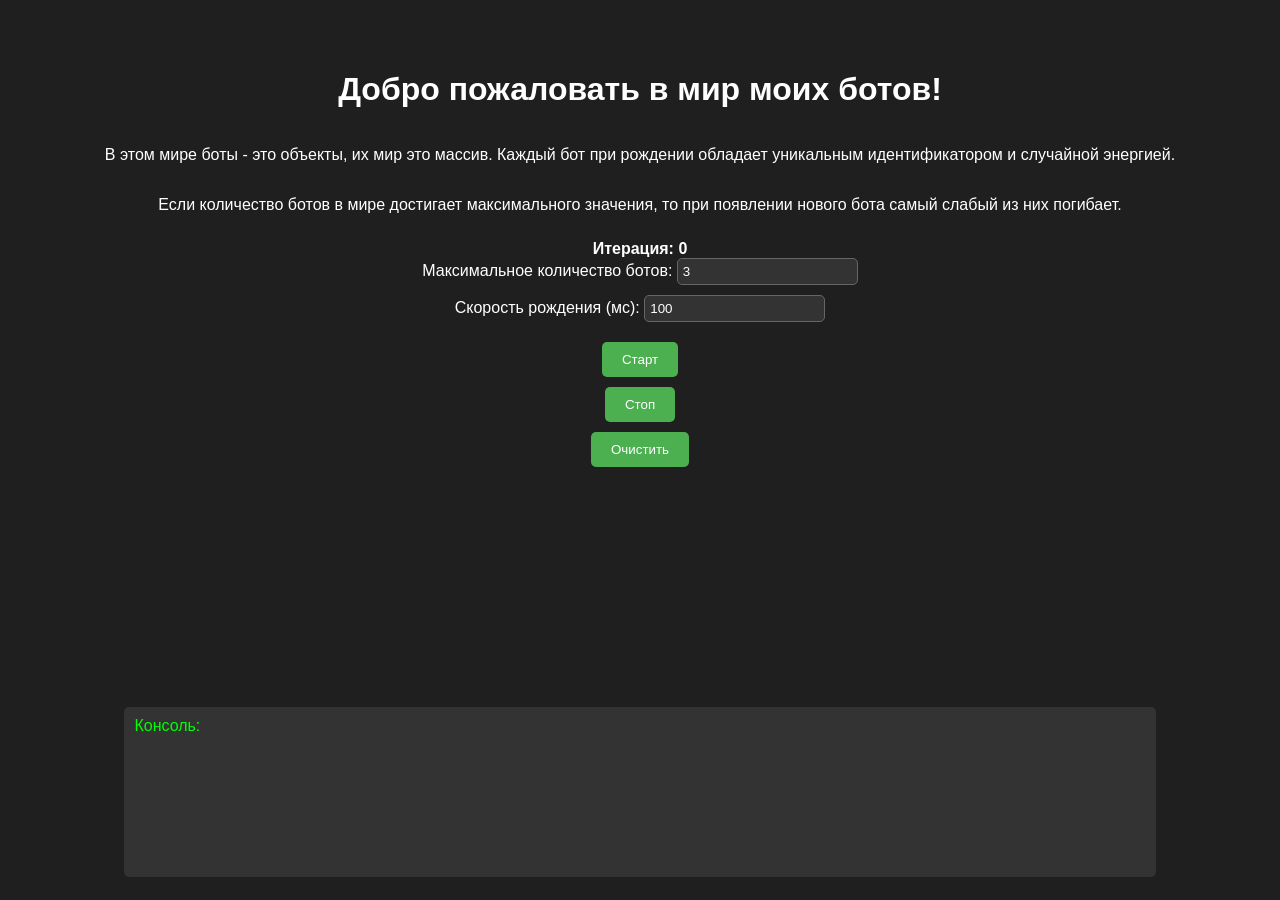
<file: assets/bots/world-2.html>
<!DOCTYPE html>
<html>
<head>
  <title>Random Bots</title>
  <style>
    body {
      background-color: #1f1f1f;
      color: #ffffff;
      font-family: Arial, sans-serif;
    }

    .container {
      display: flex;
      flex-direction: column;
      align-items: center;
      margin-top: 50px;
    }

    .input-label {
      margin-bottom: 10px;
      color: #ffffff;
    }

    .input-label label {
      color: #ffffff;
    }

    input {
      background-color: #333333;
      color: #ffffff;
      border: 1px solid #666666;
      border-radius: 5px;
      padding: 5px;
    }

    button {
      background-color: #4CAF50;
      color: #ffffff;
      border: none;
      border-radius: 5px;
      padding: 10px 20px;
      margin-top: 10px;
      cursor: pointer;
      transition: background-color 0.3s;
    }

    button:hover {
      background-color: #45a049;
    }

    .output {
      margin-top: 20px;
      width: 80%;
      height: 200px;
      overflow: hidden;
      position: relative;
    }

    canvas {
      position: absolute;
      top: 0;
      left: 0;
    }

    #iterationCount {
      margin-top: 10px;
      font-weight: bold;
      color: #ffffff;
    }

    #consoleOutput {
      margin-top: 20px;
      width: 80%;
      height: 150px;
      background-color: #333333;
      color: #00ff00;
      overflow-y: auto;
      padding: 10px;
      border-radius: 5px;
    }
  </style>
</head>
<body>
  <div class="container">
    <h1>Добро пожаловать в мир моих ботов!</h1>
    <p>В этом мире боты - это объекты, их мир это массив. Каждый бот при рождении обладает уникальным идентификатором и случайной энергией.</p>
    <p>Если количество ботов в мире достигает максимального значения, то при появлении нового бота самый слабый из них погибает.</p>
    <div id="iterationCount">Итерация: 0</div>
    <div class="input-label">
      <label>Максимальное количество ботов: <input type="number" id="maxBotsInput" value="3"></label>
    </div>
    <div class="input-label">
      <label>Скорость рождения (мс): <input type="number" id="birthRateInput" value="100"></label>
    </div>
    <button id="startButton">Старт</button>
    <button id="stopButton">Стоп</button>
    <button id="clearButton">Очистить</button>
    <div class="output">
      <canvas id="worldCanvas" width="800" height="200"></canvas>
    </div>
    <div id="consoleOutput">Консоль:</div>
  </div>

  <script>
    const world = [];
    let maxBots = 3;
    let birthRate = 100;
    let i = 0;
    let iterationCount = 0;
    let intervalId;
    const canvas = document.getElementById('worldCanvas');
    const ctx = canvas.getContext('2d');
    const consoleOutput = document.getElementById('consoleOutput');

    function logToConsole(message) {
      consoleOutput.innerHTML += message + '<br>';
      consoleOutput.scrollTop = consoleOutput.scrollHeight;
    }

    function randomNum() {
      return Math.floor(Math.random() * 100) + 1;
    }

    function randomBot() {
      i++;
      return { id: i, energy: randomNum(), x: Math.random() * canvas.width, y: Math.random() * canvas.height, vx: Math.random() - 0.5, vy: Math.random() - 0.5 };
    }

    function drawBot(bot) {
      ctx.beginPath();
      ctx.arc(bot.x, bot.y, 15, 0, Math.PI * 2);
      ctx.fillStyle = '#ffffff';
      ctx.fill();
      ctx.closePath();
      ctx.fillStyle = '#000000';
      ctx.fillText(bot.id.toString(), bot.x - 5, bot.y + 5);
    }

    function clearCanvas() {
      ctx.clearRect(0, 0, canvas.width, canvas.height);
    }

    function updateBots() {
      world.forEach(bot => {
        bot.x += bot.vx;
        bot.y += bot.vy;
        if (bot.x < 0 || bot.x > canvas.width) bot.vx *= -1;
        if (bot.y < 0 || bot.y > canvas.height) bot.vy *= -1;
      });
    }

    function worldBots() {
      clearCanvas();
      updateBots();
      if (world.length >= maxBots) {
        const minEnergyBot = world.splice(world.findIndex(obj => obj.energy === Math.min(...world.map(obj => obj.energy))), 1)[0];
        logToConsole(`Бот ${minEnergyBot.id} умер от недостатка энергии.`);
      } else {
        const newBot = randomBot();
        world.push(newBot);
        logToConsole(`Родился бот ${newBot.id} с энергией ${newBot.energy}.`);
      }
      world.forEach(drawBot);
      document.getElementById('iterationCount').textContent = `Итерация: ${++iterationCount}`;
      logToConsole(`Итерация: ${iterationCount} | Боты: ${JSON.stringify(world)}`);
    }

    function startSimulation() {
      clearInterval(intervalId);
      maxBots = parseInt(document.getElementById('maxBotsInput').value, 10);
      birthRate = parseInt(document.getElementById('birthRateInput').value, 10);
      world.length = 0;
      i = 0;
      iterationCount = 0;
      document.getElementById('iterationCount').textContent = 'Итерация: 0';
      intervalId = setInterval(worldBots, birthRate);
    }

    function stopSimulation() {
      clearInterval(intervalId);
      intervalId = null;
    }

    function clearOutput() {
      clearInterval(intervalId);
      world.length = 0;
      clearCanvas();
      consoleOutput.innerHTML = 'Консоль:';
      document.getElementById('iterationCount').textContent = 'Итерация: 0';
    }

    document.getElementById('startButton').addEventListener('click', startSimulation);
    document.getElementById('stopButton').addEventListener('click', stopSimulation);
    document.getElementById('clearButton').addEventListener('click', clearOutput);
  </script>
</body>
</html>
</file>
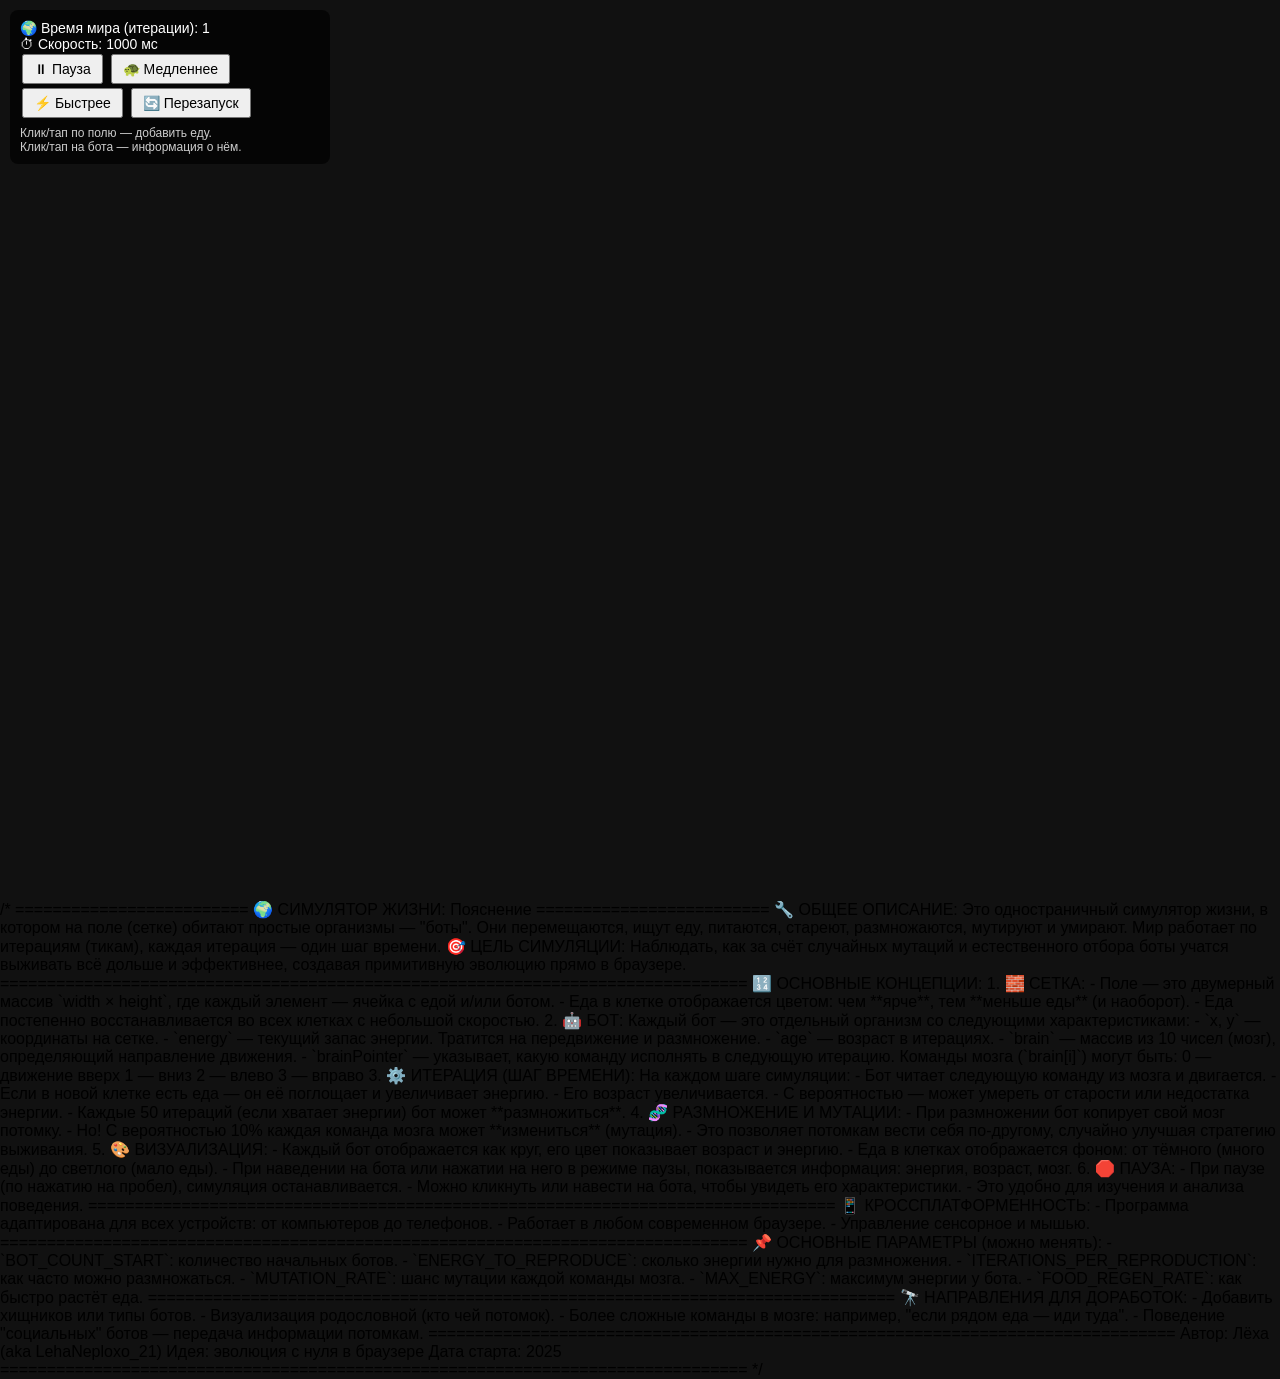
<file: assets/bots/world-3.html>
<!DOCTYPE html>
<html lang="ru">
<head>
  <meta charset="UTF-8" />
  <title>Эволюция Ботов</title>
  <style>
    html, body {
      margin: 0; padding: 0; overflow: hidden;
      background: #111;
      font-family: sans-serif;
      user-select: none;
      -webkit-user-select: none;
      -moz-user-select: none;
      -ms-user-select: none;
    }
    canvas {
      display: block;
      touch-action: none;
    }
    #controls {
      position: absolute;
      top: 10px; left: 10px;
      background: rgba(0,0,0,0.7);
      color: white;
      padding: 10px;
      border-radius: 8px;
      font-size: 14px;
      z-index: 10;
      max-width: 300px;
      user-select: text;
    }
    button {
      margin: 2px;
      padding: 5px 10px;
      cursor: pointer;
      font-size: 14px;
    }
    #infoBox {
      position: absolute;
      top: 120px;
      left: 10px;
      background: rgba(0,0,0,0.8);
      color: #0f0;
      padding: 10px;
      border-radius: 8px;
      font-family: monospace;
      font-size: 13px;
      white-space: pre-line;
      max-width: 320px;
      pointer-events: none;
      user-select: none;
      display: none;
      z-index: 15;
    }
  </style>
</head>
<body>
  <canvas id="canvas"></canvas>

  <div id="controls">
    <div>🌍 Время мира (итерации): <span id="timeDisplay">0</span></div>
    <div>⏱ Скорость: <span id="speedDisplay">1000</span> мс</div>
    <button id="pauseBtn">⏸ Пауза</button>
    <button id="slowerBtn">🐢 Медленнее</button>
    <button id="fasterBtn">⚡ Быстрее</button>
    <button id="restartBtn">🔄 Перезапуск</button>
    <div style="margin-top: 6px; font-size: 12px; color:#ccc;">
      Клик/тап по полю — добавить еду.<br/>
      Клик/тап на бота — информация о нём.
    </div>
  </div>

  <div id="infoBox"></div>

<script>
(() => {
  const canvas = document.getElementById("canvas");
  const ctx = canvas.getContext("2d");

  let width = window.innerWidth;
  let height = window.innerHeight;
  canvas.width = width;
  canvas.height = height;

  const gridSize = 20;
  const cols = Math.floor(width / gridSize);
  const rows = Math.floor(height / gridSize);

  let idCounter = 1;
  let bots = [];
  let food = [];
  let isPaused = false;
  let iterationDelay = 1000;
  let interval = null;
  let worldTime = 0; // счетчик итераций мира
  let infoBox = document.getElementById("infoBox");

  // Для хранения выбранного (кликнутого) бота
  let selectedBot = null;
  // Для хранения бота, на котором сейчас наведен курсор (если есть)
  let hoveredBot = null;

  function getFace(energy) {
    if (energy > 70) return "😊";
    if (energy > 30) return "😐";
    if (energy > 0) return "😢";
    return "💀";
  }

  function randomDir() {
    return [{x:0,y:-1},{x:0,y:1},{x:-1,y:0},{x:1,y:0}][Math.floor(Math.random()*4)];
  }

  function foodColor(amount) {
    // Кол-во еды 0-100: чем больше, тем ярче зеленый
    // от очень светло-зеленого (мало еды) до насыщенного зеленого (много еды)
    // Используем HSL для удобства: зелёный ~120°
    let lightness = 80 - (amount / 100) * 60; // от 80% (мало) до 20% (много)
    return `hsl(120, 100%, ${lightness}%)`;
  }

  class Bot {
    constructor(x, y, energy = 100, generation = 1, mutation = 0) {
      this.id = idCounter++;
      this.x = x;
      this.y = y;
      this.energy = energy;
      this.steps = 0;
      this.generation = generation;
      this.mutation = mutation;
      this.timeSinceLastSplit = 0;
      this.alive = true;
    }

    move() {
      if (!this.alive) return;
      this.steps++;
      this.energy -= 1;

      let dir = randomDir();
      this.x = (this.x + dir.x + cols) % cols;
      this.y = (this.y + dir.y + rows) % rows;

      for (let i = 0; i < food.length; i++) {
        let f = food[i];
        if (f.x === this.x && f.y === this.y) {
          let need = 100 - this.energy;
          let eat = Math.min(need, f.amount);
          this.energy += eat;
          f.amount -= eat;
          if (f.amount <= 0) food.splice(i, 1);
          break;
        }
      }

      this.timeSinceLastSplit++;
      if (this.timeSinceLastSplit >= 50 && this.energy > 50) {
        this.timeSinceLastSplit = 0;
        this.split();
      }

      if (this.energy <= 0) {
        this.energy = 0;
        this.alive = false;
        setTimeout(() => {
          food.push({ x: this.x, y: this.y, amount: 100 });
          bots = bots.filter(b => b.id !== this.id);
          if (selectedBot && selectedBot.id === this.id) {
            selectedBot = null;
            hideInfo();
          }
        }, 1000);
      }
    }

    split() {
      // Пытаемся создать нового бота рядом (в одной из 4 соседних клеток)
      const neighbors = [
        {x:this.x+1, y:this.y},
        {x:this.x-1, y:this.y},
        {x:this.x, y:this.y+1},
        {x:this.x, y:this.y-1},
      ];
      // Фильтруем по границам и по занятости клетки другими ботами
      const freeNeighbors = neighbors.filter(pos => {
        let nx = (pos.x + cols) % cols;
        let ny = (pos.y + rows) % rows;
        return !bots.some(b => b.x === nx && b.y === ny && b.alive);
      });

      if (freeNeighbors.length === 0) return; // Нет свободного места

      // Выбираем случайную свободную клетку
      let pos = freeNeighbors[Math.floor(Math.random() * freeNeighbors.length)];
      let nx = (pos.x + cols) % cols;
      let ny = (pos.y + rows) % rows;

      bots.push(new Bot(
        nx,
        ny,
        this.energy / 2,
        this.generation + 1,
        this.mutation + Math.floor(Math.random() * 11) - 5
      ));
      this.energy /= 2;
    }

    draw() {
      const px = this.x * gridSize;
      const py = this.y * gridSize;
      ctx.fillStyle = "white";
      ctx.font = `${gridSize - 2}px sans-serif`;
      ctx.fillText(getFace(this.energy), px + 2, py + gridSize - 4);
    }

    infoText() {
      return `ID: ${this.id}
Поколение: ${this.generation}
Энергия: ${this.energy.toFixed(1)}
Шаги: ${this.steps}
Мутация: ${this.mutation}`;
    }
  }

  function drawGrid() {
    ctx.strokeStyle = "#222";
    for (let i = 0; i < cols; i++) {
      ctx.beginPath();
      ctx.moveTo(i * gridSize, 0);
      ctx.lineTo(i * gridSize, canvas.height);
      ctx.stroke();
    }
    for (let j = 0; j < rows; j++) {
      ctx.beginPath();
      ctx.moveTo(0, j * gridSize);
      ctx.lineTo(canvas.width, j * gridSize);
      ctx.stroke();
    }
  }

  function drawFood() {
    for (let f of food) {
      ctx.fillStyle = foodColor(f.amount);
      ctx.beginPath();
      ctx.arc(f.x * gridSize + gridSize/2, f.y * gridSize + gridSize/2, 5, 0, 2 * Math.PI);
      ctx.fill();
    }
  }

  function drawBots() {
    for (let b of bots) {
      b.draw();
    }
  }

  function drawAll() {
    ctx.clearRect(0, 0, canvas.width, canvas.height);
    drawGrid();
    drawFood();

    if (!isPaused) {
      // Передвижение только если не на паузе
      for (let b of bots) {
        b.move();
      }
      worldTime++;
      document.getElementById("timeDisplay").innerText = worldTime;
    }

    drawBots();

    // Показ информации о боте при паузе или наведении или выборе
    if (isPaused || hoveredBot || selectedBot) {
      let bot = selectedBot || hoveredBot;
      if (bot) {
        showInfo(bot.infoText(), bot.x, bot.y);
      } else {
        hideInfo();
      }
    } else {
      hideInfo();
    }
  }

  function startLoop() {
    clearInterval(interval);
    interval = setInterval(() => {
      drawAll();
      document.getElementById("speedDisplay").innerText = iterationDelay;
    }, iterationDelay);
  }

  function hideInfo() {
    infoBox.style.display = "none";
  }

  function showInfo(text, botX, botY) {
    infoBox.style.display = "block";
    infoBox.textContent = text;

    // Позиционируем infoBox рядом с ботом на экране
    let px = botX * gridSize;
    let py = botY * gridSize;

    let left = px + 10;
    let top = py + 10;

    // Проверяем, чтобы infoBox не выходил за правый и нижний край окна
    if (left + infoBox.offsetWidth > window.innerWidth) {
      left = px - infoBox.offsetWidth - 10;
    }
    if (top + infoBox.offsetHeight > window.innerHeight) {
      top = py - infoBox.offsetHeight - 10;
    }

    infoBox.style.left = `${left}px`;
    infoBox.style.top = `${top}px`;
  }

  // Обработчики событий для добавления еды и выбора бота

  function getBotAtPos(gridX, gridY) {
    return bots.find(b => b.x === gridX && b.y === gridY && b.alive);
  }

  // Мышь/тап позиция → координаты в сетке
  function coordsToGrid(x, y) {
    return { gx: Math.floor(x / gridSize), gy: Math.floor(y / gridSize) };
  }

  canvas.addEventListener("click", (e) => {
    e.preventDefault();
    let { gx, gy } = coordsToGrid(e.clientX, e.clientY);
    let bot = getBotAtPos(gx, gy);
    if (bot) {
      // Клик по боту — выделяем/снимаем выделение
      if (selectedBot && selectedBot.id === bot.id) {
        selectedBot = null;
        hideInfo();
      } else {
        selectedBot = bot;
        showInfo(bot.infoText(), bot.x, bot.y);
      }
    } else {
      // Клик по пустой клетке — добавляем еду
      food.push({ x: gx, y: gy, amount: 100 });
      selectedBot = null;
      hideInfo();
    }
  }, { passive: false });

  canvas.addEventListener("mousemove", (e) => {
    if (isPaused) return; // при паузе показываем только выбранного бота, игнорируем наведение
    let { gx, gy } = coordsToGrid(e.clientX, e.clientY);
    let bot = getBotAtPos(gx, gy);
    if (bot) {
      hoveredBot = bot;
    } else {
      hoveredBot = null;
      hideInfo();
    }
  });

  canvas.addEventListener("mouseleave", (e) => {
    hoveredBot = null;
    if (!selectedBot) hideInfo();
  });

  // Touch аналог для наведения — будет показывать инфо при тапах
  canvas.addEventListener("touchstart", (e) => {
    if (!e.touches.length) return;
    let touch = e.touches[0];
    let { gx, gy } = coordsToGrid(touch.clientX, touch.clientY);
    let bot = getBotAtPos(gx, gy);
    if (bot) {
      selectedBot = bot;
      showInfo(bot.infoText(), bot.x, bot.y);
    } else {
      selectedBot = null;
      hideInfo();
    }
  });

  // Кнопки управления
  document.getElementById("pauseBtn").addEventListener("click", () => {
    isPaused = !isPaused;
    document.getElementById("pauseBtn").textContent = isPaused ? "▶️ Продолжить" : "⏸ Пауза";
    if (!isPaused) {
      selectedBot = null;
      hideInfo();
    }
  });

  document.getElementById("slowerBtn").addEventListener("click", () => {
    iterationDelay = Math.min(iterationDelay + 200, 5000);
    startLoop();
  });

  document.getElementById("fasterBtn").addEventListener("click", () => {
    iterationDelay = Math.max(iterationDelay - 200, 100);
    startLoop();
  });

  document.getElementById("restartBtn").addEventListener("click", () => {
    // Сброс мира
    bots = [];
    food = [];
    worldTime = 0;
    selectedBot = null;
    hoveredBot = null;
    isPaused = false;
    iterationDelay = 1000;
    document.getElementById("pauseBtn").textContent = "⏸ Пауза";
    document.getElementById("speedDisplay").innerText = iterationDelay;
    document.getElementById("timeDisplay").innerText = worldTime;

    // Создаем стартового бота в центре и немного еды
    let startX = Math.floor(cols / 2);
    let startY = Math.floor(rows / 2);
    bots.push(new Bot(startX, startY));
    for (let i = 0; i < 20; i++) {
      food.push({
        x: Math.floor(Math.random() * cols),
        y: Math.floor(Math.random() * rows),
        amount: 100
      });
    }
  });

  // При ресайзе окна меняем размер холста
  window.addEventListener("resize", () => {
    width = window.innerWidth;
    height = window.innerHeight;
    canvas.width = width;
    canvas.height = height;
  });

  // Инициализация мира при загрузке
  function init() {
    bots = [];
    food = [];
    worldTime = 0;
    selectedBot = null;
    hoveredBot = null;
    isPaused = false;
    iterationDelay = 1000;
    document.getElementById("pauseBtn").textContent = "⏸ Пауза";
    document.getElementById("speedDisplay").innerText = iterationDelay;
    document.getElementById("timeDisplay").innerText = worldTime;

    // Стартовый бот в центре
    let startX = Math.floor(cols / 2);
    let startY = Math.floor(rows / 2);
    bots.push(new Bot(startX, startY));

    // Еда в случайных местах
    for (let i = 0; i < 20; i++) {
      food.push({
        x: Math.floor(Math.random() * cols),
        y: Math.floor(Math.random() * rows),
        amount: 100
      });
    }
    startLoop();
  }

  init();
})();
</script>
</body>
</html>



/*

========================= 🌍 СИМУЛЯТОР ЖИЗНИ: Пояснение =========================

🔧 ОБЩЕЕ ОПИСАНИЕ:
Это одностраничный симулятор жизни, в котором на поле (сетке) обитают простые организмы — "боты".
Они перемещаются, ищут еду, питаются, стареют, размножаются, мутируют и умирают. 
Мир работает по итерациям (тикам), каждая итерация — один шаг времени.

🎯 ЦЕЛЬ СИМУЛЯЦИИ:
Наблюдать, как за счёт случайных мутаций и естественного отбора боты учатся выживать всё дольше и эффективнее,
создавая примитивную эволюцию прямо в браузере.

================================================================================

🔢 ОСНОВНЫЕ КОНЦЕПЦИИ:

1. 🧱 СЕТКА:
- Поле — это двумерный массив `width × height`, где каждый элемент — ячейка с едой и/или ботом.
- Еда в клетке отображается цветом: чем **ярче**, тем **меньше еды** (и наоборот).
- Еда постепенно восстанавливается во всех клетках с небольшой скоростью.

2. 🤖 БОТ:
Каждый бот — это отдельный организм со следующими характеристиками:
- `x, y` — координаты на сетке.
- `energy` — текущий запас энергии. Тратится на передвижение и размножение.
- `age` — возраст в итерациях.
- `brain` — массив из 10 чисел (мозг), определяющий направление движения.
- `brainPointer` — указывает, какую команду исполнять в следующую итерацию.

Команды мозга (`brain[i]`) могут быть:
  0 — движение вверх
  1 — вниз
  2 — влево
  3 — вправо

3. ⚙️ ИТЕРАЦИЯ (ШАГ ВРЕМЕНИ):
На каждом шаге симуляции:
- Бот читает следующую команду из мозга и двигается.
- Если в новой клетке есть еда — он её поглощает и увеличивает энергию.
- Его возраст увеличивается.
- С вероятностью — может умереть от старости или недостатка энергии.
- Каждые 50 итераций (если хватает энергии) бот может **размножиться**.

4. 🧬 РАЗМНОЖЕНИЕ И МУТАЦИИ:
- При размножении бот копирует свой мозг потомку.
- Но! С вероятностью 10% каждая команда мозга может **измениться** (мутация).
- Это позволяет потомкам вести себя по-другому, случайно улучшая стратегию выживания.

5. 🎨 ВИЗУАЛИЗАЦИЯ:
- Каждый бот отображается как круг, его цвет показывает возраст и энергию.
- Еда в клетках отображается фоном: от тёмного (много еды) до светлого (мало еды).
- При наведении на бота или нажатии на него в режиме паузы, показывается информация: энергия, возраст, мозг.

6. 🛑 ПАУЗА:
- При паузе (по нажатию на пробел), симуляция останавливается.
- Можно кликнуть или навести на бота, чтобы увидеть его характеристики.
- Это удобно для изучения и анализа поведения.

================================================================================

📱 КРОССПЛАТФОРМЕННОСТЬ:
- Программа адаптирована для всех устройств: от компьютеров до телефонов.
- Работает в любом современном браузере.
- Управление сенсорное и мышью.

================================================================================

📌 ОСНОВНЫЕ ПАРАМЕТРЫ (можно менять):
- `BOT_COUNT_START`: количество начальных ботов.
- `ENERGY_TO_REPRODUCE`: сколько энергии нужно для размножения.
- `ITERATIONS_PER_REPRODUCTION`: как часто можно размножаться.
- `MUTATION_RATE`: шанс мутации каждой команды мозга.
- `MAX_ENERGY`: максимум энергии у бота.
- `FOOD_REGEN_RATE`: как быстро растёт еда.

================================================================================

🔭 НАПРАВЛЕНИЯ ДЛЯ ДОРАБОТОК:
- Добавить хищников или типы ботов.
- Визуализация родословной (кто чей потомок).
- Более сложные команды в мозге: например, "если рядом еда — иди туда".
- Поведение "социальных" ботов — передача информации потомкам.

================================================================================

Автор: Лёха (aka LehaNeploxo_21)  
Идея: эволюция с нуля в браузере  
Дата старта: 2025

================================================================================

*/
</file>
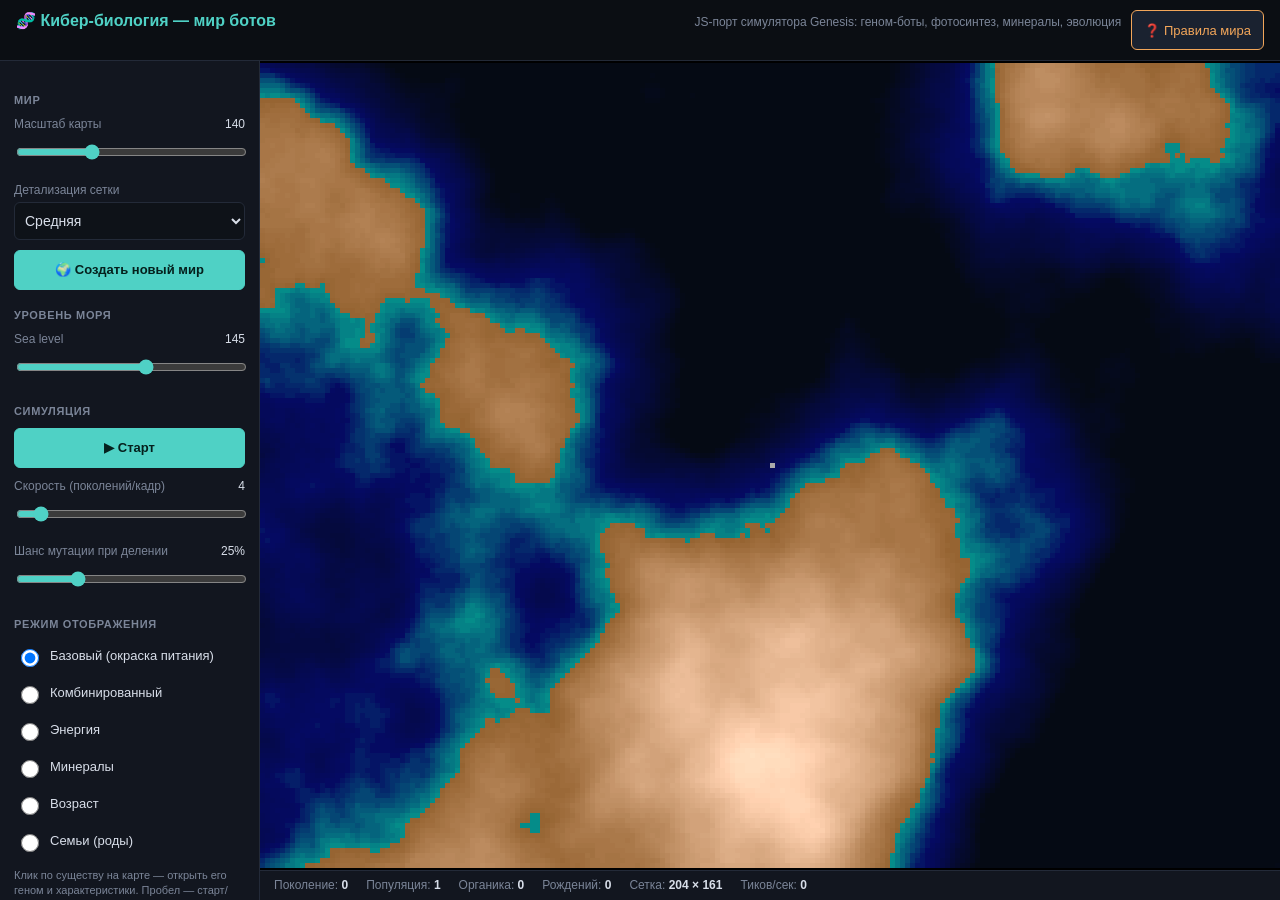
<file: assets/bots/world-4.html>
<!doctype html>
<html lang="ru">
<head>
<meta charset="utf-8">
<meta name="viewport" content="width=device-width, initial-scale=1">
<title>Кибер-биология: Мир ботов</title>
<style>
  :root {
    --bg: #0b0e13;
    --panel: #12161f;
    --panel-border: #232a38;
    --text: #d8dee9;
    --muted: #7b8598;
    --accent: #4fd1c5;
    --accent2: #f2a65a;
    --danger: #e57373;
  }
  * { box-sizing: border-box; -webkit-tap-highlight-color: transparent; }
  html, body { height: 100%; height: 100dvh; margin: 0; overscroll-behavior: none; }
  body {
    background: var(--bg);
    color: var(--text);
    font: 14px/1.4 -apple-system, "Segoe UI", Roboto, Arial, sans-serif;
    display: flex;
    flex-direction: column;
  }
  header {
    padding: 10px 16px;
    padding-top: max(10px, env(safe-area-inset-top));
    padding-left: max(16px, env(safe-area-inset-left));
    padding-right: max(16px, env(safe-area-inset-right));
    border-bottom: 1px solid var(--panel-border);
    display: flex;
    align-items: baseline;
    gap: 10px;
    flex-wrap: wrap;
  }
  header h1 { font-size: 16px; margin: 0; color: var(--accent); font-weight: 600; flex: 1; min-width: 0; }
  header .sub { color: var(--muted); font-size: 12px; }

  #btn-rules {
    flex: 0 0 auto;
    align-self: center;
    border-color: var(--accent2);
    color: var(--accent2);
  }

  #btn-menu {
    display: none;
    flex: 0 0 auto;
    align-self: center;
    font-size: 18px;
    line-height: 1;
    padding: 8px 12px;
  }

  #backdrop {
    display: none;
    position: fixed;
    inset: 0;
    background: rgba(0,0,0,.55);
    z-index: 40;
  }
  #backdrop.show { display: block; }

  #app { flex: 1; display: flex; min-height: 0; }

  #sidebar {
    width: 260px;
    flex: 0 0 260px;
    background: var(--panel);
    border-right: 1px solid var(--panel-border);
    padding: 14px;
    padding-bottom: max(14px, env(safe-area-inset-bottom));
    overflow-y: auto;
  }
  #sidebar-close { display: none; }
  #sidebar h2 {
    font-size: 11px;
    text-transform: uppercase;
    letter-spacing: .06em;
    color: var(--muted);
    margin: 18px 0 8px;
  }
  #sidebar h2:first-child { margin-top: 0; }

  .field { margin-bottom: 10px; }
  .field label {
    display: flex;
    justify-content: space-between;
    font-size: 12px;
    color: var(--muted);
    margin-bottom: 3px;
  }
  .field label span.val { color: var(--text); font-variant-numeric: tabular-nums; }
  input[type=range] { width: 100%; accent-color: var(--accent); height: 28px; touch-action: pan-y; }
  select {
    width: 100%;
    background: #0e1218;
    color: var(--text);
    border: 1px solid var(--panel-border);
    border-radius: 6px;
    padding: 9px 6px;
    font-size: 14px;
  }

  button {
    background: #1a2230;
    color: var(--text);
    border: 1px solid var(--panel-border);
    border-radius: 6px;
    padding: 10px 12px;
    cursor: pointer;
    font-size: 13px;
    touch-action: manipulation;
    min-height: 40px;
  }
  button:hover { border-color: var(--accent); }
  button.primary { background: var(--accent); color: #05201d; border-color: var(--accent); font-weight: 600; }
  button.primary:hover { filter: brightness(1.08); }
  .row { display: flex; gap: 8px; }
  .row button { flex: 1; }

  .view-modes { display: flex; flex-direction: column; gap: 4px; }
  .view-modes label {
    display: flex; align-items: center; gap: 8px;
    font-size: 13px; color: var(--text); cursor: pointer;
    padding: 6px 2px;
  }
  .view-modes input { width: 18px; height: 18px; }

  #stage {
    flex: 1;
    position: relative;
    display: flex;
    flex-direction: column;
    min-width: 0;
  }
  #canvas-wrap {
    position: relative;
    flex: 1;
    background: #000;
    overflow: hidden;
  }
  #canvas-wrap canvas {
    position: absolute;
    top: 0; left: 0;
    image-rendering: pixelated;
    image-rendering: crisp-edges;
    cursor: crosshair;
    touch-action: none;
  }

  #statusbar {
    display: flex;
    gap: 18px;
    padding: 6px 14px;
    padding-bottom: max(6px, env(safe-area-inset-bottom));
    padding-left: max(14px, env(safe-area-inset-left));
    padding-right: max(14px, env(safe-area-inset-right));
    background: var(--panel);
    border-top: 1px solid var(--panel-border);
    font-size: 12px;
    color: var(--muted);
    flex-wrap: wrap;
    overflow-x: auto;
    white-space: nowrap;
  }
  #statusbar b { color: var(--text); font-variant-numeric: tabular-nums; }

  #inspector {
    position: absolute;
    top: 12px;
    right: 12px;
    width: 230px;
    max-width: calc(100vw - 24px);
    max-height: calc(100% - 24px);
    overflow-y: auto;
    background: rgba(18,22,31,.95);
    border: 1px solid var(--panel-border);
    border-radius: 8px;
    padding: 10px 12px;
    backdrop-filter: blur(4px);
    display: none;
  }
  #inspector.show { display: block; }
  #inspector h3 { margin: 0 0 6px; font-size: 12px; color: var(--accent2); display: flex; justify-content: space-between; }
  #inspector .close { cursor: pointer; color: var(--muted); }
  #inspector table { width: 100%; border-collapse: collapse; font-size: 12px; margin-bottom: 8px; }
  #inspector td { padding: 1px 0; }
  #inspector td.k { color: var(--muted); }
  #inspector td.v { text-align: right; font-variant-numeric: tabular-nums; }
  #genome-grid {
    display: grid;
    grid-template-columns: repeat(8, 1fr);
    gap: 2px;
  }
  #genome-grid div {
    aspect-ratio: 1;
    border-radius: 2px;
    font-size: 8px;
    display: flex;
    align-items: center;
    justify-content: center;
    color: #0008;
  }
  .hint { color: var(--muted); font-size: 11px; margin-top: 10px; }

  /* ------------------------------ Окно "Правила" ---------------------------- */
  #rules-backdrop {
    display: none;
    position: fixed;
    inset: 0;
    background: rgba(0,0,0,.65);
    z-index: 60;
    padding: 24px;
    align-items: center;
    justify-content: center;
  }
  #rules-backdrop.show { display: flex; }

  #rules-modal {
    background: var(--panel);
    border: 1px solid var(--panel-border);
    border-radius: 12px;
    width: min(680px, 100%);
    max-height: min(80vh, 780px);
    display: flex;
    flex-direction: column;
    box-shadow: 0 20px 60px rgba(0,0,0,.5);
  }
  #rules-modal header.rules-head {
    border-bottom: 1px solid var(--panel-border);
    padding: 14px 18px;
    display: flex;
    align-items: center;
    justify-content: space-between;
    flex-wrap: nowrap;
  }
  #rules-modal header.rules-head h2 { margin: 0; font-size: 16px; color: var(--accent2); }
  #rules-modal .rules-body {
    padding: 4px 22px 20px;
    overflow-y: auto;
  }
  .rules-body h3 {
    color: var(--accent);
    font-size: 14px;
    margin: 20px 0 6px;
  }
  .rules-body h3:first-child { margin-top: 14px; }
  .rules-body p, .rules-body li { color: var(--text); font-size: 13.5px; line-height: 1.55; }
  .rules-body ul { margin: 4px 0; padding-left: 20px; }
  .rules-body li { margin-bottom: 4px; }
  .rules-body b.hl { color: var(--accent2); }
  .swatches { display: flex; flex-wrap: wrap; gap: 8px; margin: 8px 0; }
  .swatch { display: flex; align-items: center; gap: 6px; font-size: 12.5px; color: var(--muted); }
  .swatch i { width: 14px; height: 14px; border-radius: 3px; flex: none; display: inline-block; }
  .rules-body .lede { color: var(--muted); font-size: 13px; margin: 2px 0 0; }

  /* -------------------------- Мобильная раскладка -------------------------- */
  @media (max-width: 860px) {
    header h1 { font-size: 15px; }
    header .sub { display: none; }
    #btn-menu { display: inline-flex; align-items: center; justify-content: center; }

    #sidebar {
      position: fixed;
      top: 0; bottom: 0; left: 0;
      width: min(320px, 86vw);
      z-index: 50;
      box-shadow: 2px 0 24px rgba(0,0,0,.5);
      transform: translateX(-100%);
      transition: transform .25s ease;
      padding-top: max(14px, env(safe-area-inset-top));
      padding-left: max(14px, env(safe-area-inset-left));
    }
    #sidebar.open { transform: translateX(0); }

    #sidebar-close {
      display: flex;
      justify-content: flex-end;
      margin-bottom: 6px;
    }

    #inspector {
      top: auto;
      bottom: 12px;
      left: 12px;
      right: 12px;
      width: auto;
      max-height: 50vh;
    }

    #statusbar { font-size: 11px; gap: 12px; }

    #rules-backdrop { padding: 0; }
    #rules-modal {
      width: 100%;
      height: 100%;
      max-height: 100%;
      border-radius: 0;
    }
    #rules-modal header.rules-head {
      padding-top: max(14px, env(safe-area-inset-top));
      padding-left: max(18px, env(safe-area-inset-left));
      padding-right: max(18px, env(safe-area-inset-right));
    }
    #rules-modal .rules-body {
      padding-left: max(18px, env(safe-area-inset-left));
      padding-right: max(18px, env(safe-area-inset-right));
      padding-bottom: max(20px, env(safe-area-inset-bottom));
    }
  }
</style>
</head>
<body>

<header>
  <h1>🧬 Кибер-биология — мир ботов</h1>
  <span class="sub">JS-порт симулятора Genesis: геном-боты, фотосинтез, минералы, эволюция</span>
  <button id="btn-rules">❓ Правила мира</button>
  <button id="btn-menu" aria-label="Настройки">☰</button>
</header>

<div id="backdrop"></div>

<div id="rules-backdrop">
  <div id="rules-modal" role="dialog" aria-modal="true" aria-labelledby="rules-title">
    <header class="rules-head">
      <h2 id="rules-title">📖 Как устроен этот мир</h2>
      <button id="btn-rules-close" aria-label="Закрыть">✕</button>
    </header>
    <div class="rules-body">
      <p class="lede">Это не игра с заданными сценариями — здесь никто не управляет существами напрямую. Вы наблюдаете за самостоятельной цифровой экосистемой: у каждого существа есть свой «геном» — крошечная программа поведения, — а дальше всё решают голод, случай и естественный отбор.</p>

      <h3>Что вы видите на карте</h3>
      <ul>
        <li>Рельеф — сгенерированная местность. Ползунок <b class="hl">«Уровень моря»</b> определяет, где проходит граница воды и суши.</li>
        <li>Маленькие цветные точки — <b class="hl">живые боты</b>.</li>
        <li>Тусклые тёмные точки — <b class="hl">органика</b>: останки умерших ботов, которые ещё можно съесть.</li>
      </ul>
      <div class="swatches">
        <span class="swatch"><i style="background:#0a2a55"></i>глубокая вода</span>
        <span class="swatch"><i style="background:#1c5f66"></i>мелководье / берег</span>
        <span class="swatch"><i style="background:#c9915a"></i>суша</span>
        <span class="swatch"><i style="background:#f4ecd8"></i>возвышенность</span>
      </div>

      <h3>Из чего состоит бот</h3>
      <p>У каждого бота есть геном — 64 «гена» (числа от 0 до 63). Каждый ход бот исполняет их один за другим как маленькую программу, начиная с того места, где остановился в прошлый раз. Ещё у него есть запас энергии, минералы, возраст, направление взгляда и два цвета: <b class="hl">цвет тела</b> (меняется от питания — краснеет от мяса, зеленеет от солнца, синеет от минералов) и <b class="hl">цвет рода</b> (передаётся потомкам и меняется только при мутации — по нему боты отличают «своих» от чужих).</p>

      <h3>Как боты питаются</h3>
      <ul>
        <li><b class="hl">Фотосинтез</b> работает только в узкой полосе чуть выше уровня моря — это «плодородный пояс». Чем ближе к воде, тем больше энергии от солнца.</li>
        <li><b class="hl">Минералы</b> сами копятся, если бот стоит на мелководье чуть ниже уровня моря.</li>
        <li><b class="hl">Хемосинтез</b> превращает накопленные минералы обратно в энергию.</li>
        <li><b class="hl">Охота</b>: бот может укусить соседа. Органику съесть просто. Живого бота — сложнее: чем больше у жертвы минералов («панциря»), тем труднее её одолеть.</li>
      </ul>

      <h3>Размножение и эволюция</h3>
      <p>Когда энергии становится больше 999, бот делится пополам — рядом рождается копия, они делят между собой энергию и минералы. При делении есть шанс (ползунок «Шанс мутации», по умолчанию 25%) случайно изменить один ген у потомка — это и есть мутация, источник разнообразия. Боты с более удачным геномом (умеющие находить еду и не тратить силы впустую) оставляют больше потомков — и через сотни поколений на карте побеждают всё более жизнеспособные «стратегии». Это настоящий естественный отбор: никто не программировал ботов охотиться или прятаться — такое поведение может возникнуть само.</p>

      <h3>Смерть</h3>
      <p>Каждый ход бот тратит немного энергии на жизнедеятельность. Когда энергия падает до нуля, бот умирает и превращается в органику — она остаётся на карте, и её может съесть кто-то другой.</p>

      <h3>Другие взаимодействия</h3>
      <ul>
        <li><b class="hl">Поделиться / отдать</b> — бот может передать часть энергии или минералов соседу.</li>
        <li><b class="hl">Генная атака</b> — бот может испортить один случайный ген соседа спереди, потратив на это часть своей энергии.</li>
        <li><b class="hl">Родство</b> определяется по схожести цвета рода — в генах может закрепиться разное поведение к своим и чужим, если эволюция «додумается» до этого.</li>
      </ul>

      <h3>Режимы отображения (левая панель)</h3>
      <ul>
        <li><b class="hl">Базовый</b> — естественная окраска по типу питания.</li>
        <li><b class="hl">Комбинированный</b> — сразу несколько показателей в одном цвете.</li>
        <li><b class="hl">Энергия</b> — чем желтее, тем сытнее бот; красный — сил почти нет.</li>
        <li><b class="hl">Минералы</b> — чем синее, тем больше накоплено минералов.</li>
        <li><b class="hl">Возраст</b> — показывает, кто дольше всех продержался в живых.</li>
        <li><b class="hl">Семьи</b> — у каждого рода свой цвет: удобно смотреть, как один клан вытесняет другой.</li>
      </ul>

      <h3>Как управлять</h3>
      <ul>
        <li><b class="hl">«Создать новый мир»</b> — сгенерировать новую карту и начать заново с одного бота-предка.</li>
        <li><b class="hl">Уровень моря</b> можно двигать на ходу — сразу меняется, где на карте плодородная зона, а где пустыня.</li>
        <li><b class="hl">Скорость</b> — сколько поколений просчитывается за один кадр.</li>
        <li>Клик по любому боту или органике на карте открывает его геном и характеристики — бирюзовые ячейки в геноме это значащие команды, серые — просто «прыжки», связывающие поведение бота в цепочки.</li>
      </ul>

      <p class="lede">Понажимайте на ползунки, смените уровень моря, понаблюдайте подольше — иногда неожиданно удачные «виды» ботов возникают совершенно случайно.</p>
    </div>
  </div>
</div>

<div id="app">
  <aside id="sidebar">
    <div id="sidebar-close"><button id="btn-sidebar-close" aria-label="Закрыть">✕</button></div>
    <h2>Мир</h2>
    <div class="field">
      <label>Масштаб карты <span class="val" id="v-scale">140</span></label>
      <input type="range" id="scale" min="20" max="400" value="140">
    </div>
    <div class="field">
      <label>Детализация сетки</label>
      <select id="detail">
        <option value="8">Крупная (быстрее)</option>
        <option value="5" selected>Средняя</option>
        <option value="3">Мелкая (медленнее)</option>
      </select>
    </div>
    <button class="primary" id="btn-newmap" style="width:100%">🌍 Создать новый мир</button>

    <h2>Уровень моря</h2>
    <div class="field">
      <label>Sea level <span class="val" id="v-sea">145</span></label>
      <input type="range" id="sealevel" min="0" max="256" value="145">
    </div>

    <h2>Симуляция</h2>
    <div class="row" style="margin-bottom:10px">
      <button class="primary" id="btn-run">▶ Старт</button>
    </div>
    <div class="field">
      <label>Скорость (поколений/кадр) <span class="val" id="v-speed">4</span></label>
      <input type="range" id="speed" min="1" max="40" value="4">
    </div>
    <div class="field">
      <label>Шанс мутации при делении <span class="val" id="v-mut">25%</span></label>
      <input type="range" id="mutrate" min="0" max="100" value="25">
    </div>

    <h2>Режим отображения</h2>
    <div class="view-modes">
      <label><input type="radio" name="view" value="base" checked> Базовый (окраска питания)</label>
      <label><input type="radio" name="view" value="combined"> Комбинированный</label>
      <label><input type="radio" name="view" value="energy"> Энергия</label>
      <label><input type="radio" name="view" value="mineral"> Минералы</label>
      <label><input type="radio" name="view" value="age"> Возраст</label>
      <label><input type="radio" name="view" value="family"> Семьи (роды)</label>
    </div>

    <p class="hint">Клик по существу на карте — открыть его геном и характеристики. Пробел — старт/стоп.</p>
  </aside>

  <div id="stage">
    <div id="canvas-wrap">
      <canvas id="terrain"></canvas>
      <canvas id="bots"></canvas>
      <div id="inspector">
        <h3>Существо <span class="close" id="insp-close">✕</span></h3>
        <table id="insp-table"></table>
        <div id="genome-grid"></div>
      </div>
    </div>
    <div id="statusbar">
      <span>Поколение: <b id="s-gen">0</b></span>
      <span>Популяция: <b id="s-pop">0</b></span>
      <span>Органика: <b id="s-org">0</b></span>
      <span>Рождений: <b id="s-births">0</b></span>
      <span>Сетка: <b id="s-grid">–</b></span>
      <span>Тиков/сек: <b id="s-tps">0</b></span>
    </div>
  </div>
</div>

<script>
(() => {
"use strict";

/* =========================================================================
 * ГЕНОМ-БОТЫ: виртуальная машина
 * Каждый бот несёт "геном" из 64 команд (0..63). Команды-действия
 * (фотосинтез, шаг, деление, атака...) завершают ход бота. Команды-условия
 * (посмотреть, проверить уровень/здоровье/минералы...) не завершают ход,
 * а лишь смещают указатель команды по "таблице переходов": сразу после
 * условной команды в геноме лежат байты-смещения для каждого возможного
 * исхода (пусто/стена/органика/бот/родня). Любое другое число воспринимается
 * как безусловный переход на столько же байт вперёд — это "заполнитель",
 * который в ходе эволюции превращается в связки условий и действий.
 * =========================================================================
 */
const MIND_SIZE = 64;
const CMD = {
  MUTATE: 0, DIVIDE: 16, ROTATE: 23, MOVE: 26,
  PHOTOSYNTH: 32, CHEMOSYNTH: 33, EAT: 34,
  GIVE_A: 36, GIVE_B: 37, CARE_A: 38, CARE_B: 39,
  LOOK: 40, CHECK_LEVEL: 41, CHECK_HEALTH: 42, CHECK_MINERAL: 43,
  IS_SURROUNDED: 46, IS_HEALTH_GROWING: 47, IS_MINERAL_GROWING: 48,
  GENE_ATTACK: 52
};

let mutationChance = 0.25;

function clamp(v, lo, hi) { return v < lo ? lo : (v > hi ? hi : v); }
function wrapByte(v) { return v & 255; } // деградирует так же, как Java "& 0xFF" — переполнение оборачивается, а не обрезается

/* ---------------------------- Мир / сетка ------------------------------ */
let W = 0, H = 0;
let heightMap = null;      // Uint8Array, рельеф 0..255
let grid = null;           // Array<Bot|null>, кто занимает клетку
let sealevel = 145;
let generation = 0;
let births = 0;
const head = { next: null, prev: null }; // "нулевой" бот-заглушка — начало/конец кольцевого списка

function idx(x, y) { return y * W + x; }

/* ------------------------------- Шум ------------------------------------ */
// Упрощённый value-noise (4 градиента), даёт похожий ландшафт на Perlin2D
// из оригинала, без завязки на конкретный алгоритм java.util.Random.
function makeNoise(seed) {
  function hash(x, y) {
    let h = Math.imul(x, 374761393) + Math.imul(y, 668265263) + Math.imul(seed, 2654435761) | 0;
    h = Math.imul(h ^ (h >>> 15), 2246822519);
    h ^= h >>> 13;
    h = Math.imul(h, 3266489917);
    h ^= h >>> 16;
    return h >>> 0;
  }
  const GRAD = [[1, 0], [-1, 0], [0, 1], [0, -1]];
  function gradient(x, y) { return GRAD[hash(x, y) & 3]; }
  function quintic(t) { return t * t * t * (t * (t * 6 - 15) + 10); }
  function lerp(a, b, t) { return a + (b - a) * t; }

  function noise2(x, y) {
    const left = Math.floor(x), top = Math.floor(y);
    const lx = x - left, ly = y - top;
    const g00 = gradient(left, top), g10 = gradient(left + 1, top);
    const g01 = gradient(left, top + 1), g11 = gradient(left + 1, top + 1);
    const d00 = lx * g00[0] + ly * g00[1];
    const d10 = (lx - 1) * g10[0] + ly * g10[1];
    const d01 = lx * g01[0] + (ly - 1) * g01[1];
    const d11 = (lx - 1) * g11[0] + (ly - 1) * g11[1];
    const tx = lerp(d00, d10, quintic(lx));
    const bx = lerp(d01, d11, quintic(lx));
    return lerp(tx, bx, quintic(ly));
  }

  return function octaveNoise(x, y, octaves, persistence) {
    let amp = 1, max = 0, result = 0;
    for (let i = 0; i < octaves; i++) {
      max += amp;
      result += noise2(x, y) * amp;
      amp *= persistence;
      x *= 2; y *= 2;
    }
    return result / max;
  };
}

function generateMap(seed) {
  generation = 0; births = 0;
  const noise = makeNoise(seed);
  const f = Math.max(4, parseInt(scaleInput.value, 10));
  heightMap = new Uint8Array(W * H);
  for (let y = 0; y < H; y++) {
    for (let x = 0; x < W; x++) {
      const v = noise(x / f, y / f, 8, 0.45);
      heightMap[idx(x, y)] = wrapByte(Math.floor(v * 255 + 128));
    }
  }
  grid = new Array(W * H).fill(null);
}

/* ------------------------------- Бот ------------------------------------- */
function newBot() {
  return {
    x: 0, y: 0, dir: 0, alive: 3, adr: 0,
    health: 0, mineral: 0, age: 0,
    cr: 170, cg: 170, cb: 170,
    fr: 170, fg: 170, fb: 170,   // цвет семьи (родства)
    mind: new Uint8Array(MIND_SIZE),
    prev: null, next: null
  };
}

function generateAdam() {
  const bot = newBot();
  bot.x = (W >> 1); bot.y = (H >> 1);
  bot.health = 990; bot.mineral = 0; bot.alive = 3; bot.age = 0;
  bot.dir = 5;
  bot.mind.fill(CMD.PHOTOSYNTH);
  bot.prev = head; bot.next = head;
  head.next = bot; head.prev = bot;
  grid[idx(bot.x, bot.y)] = bot;
}

function xFromVektorR(bot, n) {
  let xt = bot.x;
  n = (n + bot.dir) % 8;
  if (n === 0 || n === 6 || n === 7) { xt--; if (xt < 0) xt = W - 1; }
  else if (n >= 2 && n <= 4) { xt++; if (xt >= W) xt = 0; }
  return xt;
}
function yFromVektorR(bot, n) {
  let yt = bot.y;
  n = (n + bot.dir) % 8;
  if (n <= 2) yt--;
  else if (n >= 4 && n <= 6) yt++;
  return yt;
}
function isRelative(a, b) {
  const dr = a.fr - b.fr, dg = a.fg - b.fg, db = a.fb - b.fb;
  return (dr * dr + dg * dg + db * db) < 900;
}
function findEmptyDirection(bot) {
  for (let i = 0; i < 8; i++) {
    const xt = xFromVektorR(bot, i), yt = yFromVektorR(bot, i);
    if (yt >= 0 && yt < H && !grid[idx(xt, yt)]) return i;
  }
  return 8;
}
function getParam(bot) { return bot.mind[(bot.adr + 1) % MIND_SIZE]; }
function incAdr(bot, a) { bot.adr = (bot.adr + a) % MIND_SIZE; }
function jumpAdr(bot, code) { incAdr(bot, bot.mind[(bot.adr + code) % MIND_SIZE]); }

function moveBotTo(bot, xt, yt) {
  grid[idx(xt, yt)] = bot;
  grid[idx(bot.x, bot.y)] = null;
  bot.x = xt; bot.y = yt;
}
function deleteBot(bot) {
  grid[idx(bot.x, bot.y)] = null;
  bot.prev.next = bot.next;
  bot.next.prev = bot.prev;
}
function goGreen(bot, n) {
  bot.cg = clamp(bot.cg + n, 0, 255);
  const h = n >> 1;
  bot.cr = clamp(bot.cr - h, 0, 255);
  bot.cb = clamp(bot.cb - h, 0, 255);
}
function goBlue(bot, n) {
  bot.cb = clamp(bot.cb + n, 0, 255);
  const h = n >> 1;
  bot.cg = clamp(bot.cg - h, 0, 255);
  bot.cr = clamp(bot.cr - h, 0, 255);
}
function goRed(bot, n) {
  bot.cr = clamp(bot.cr + n, 0, 255);
  const h = n >> 1;
  bot.cg = clamp(bot.cg - h, 0, 255);
  bot.cb = clamp(bot.cb - h, 0, 255);
}

function botMutate(bot) {
  bot.mind[(Math.random() * MIND_SIZE) | 0] = (Math.random() * MIND_SIZE) | 0;
  bot.mind[(Math.random() * MIND_SIZE) | 0] = (Math.random() * MIND_SIZE) | 0;
}
function botRotate(bot) { bot.dir = (bot.dir + getParam(bot)) % 8; }

function botEatSun(bot) {
  let t = bot.mineral < 100 ? 0 : (bot.mineral < 400 ? 1 : 2);
  const level = heightMap[idx(bot.x, bot.y)];
  let hlt = 0;
  if (level > sealevel && level <= sealevel + 60) {
    hlt = t + Math.floor((sealevel + 60 - level) * 0.2);
  }
  if (hlt > 0) { bot.health += hlt; goGreen(bot, hlt); }
}
function botMineral2Health(bot) {
  if (bot.mineral > 100) {
    bot.mineral -= 100; bot.health += 400; goBlue(bot, 100);
  } else {
    goBlue(bot, bot.mineral);
    bot.health += 4 * bot.mineral;
    bot.mineral = 0;
  }
}
function botMove(bot) {
  const dir = getParam(bot) % 8;
  const xt = xFromVektorR(bot, dir), yt = yFromVektorR(bot, dir);
  if (yt < 0 || yt >= H) return 3;
  const there = grid[idx(xt, yt)];
  if (!there) { moveBotTo(bot, xt, yt); return 2; }
  if (there.alive === 1) return 4;
  return isRelative(bot, there) ? 6 : 5;
}
function botEatBot(bot) {
  const dir = getParam(bot) % 8;
  bot.health -= 4;
  const xt = xFromVektorR(bot, dir), yt = yFromVektorR(bot, dir);
  if (yt < 0 || yt >= H) return 3;
  const there = grid[idx(xt, yt)];
  if (!there) return 2;
  if (there.alive === 1) {
    deleteBot(there);
    bot.health += 100; goRed(bot, 100);
    return 4;
  }
  const min0 = bot.mineral, min1 = there.mineral, hl = there.health;
  if (min0 >= min1) {
    bot.mineral = min0 - min1;
    deleteBot(there);
    const cl = 100 + (hl >> 1);
    bot.health += cl; goRed(bot, cl);
    return 5;
  }
  bot.mineral = 0;
  const rem1 = min1 - min0;
  there.mineral = rem1;
  if (bot.health >= 2 * rem1) {
    deleteBot(there);
    let cl = 100 + (hl >> 1) - 2 * rem1;
    if (cl < 0) cl = 0;
    bot.health += cl; goRed(bot, cl);
    return 5;
  }
  there.mineral = rem1 - Math.floor(bot.health / 2);
  bot.health = 0;
  return 5;
}
function botSeeBots(bot) {
  const dir = getParam(bot) % 8;
  const xt = xFromVektorR(bot, dir), yt = yFromVektorR(bot, dir);
  if (yt < 0 || yt >= H) return 3;
  const there = grid[idx(xt, yt)];
  if (!there) return 2;
  if (there.alive === 1) return 4;
  return isRelative(bot, there) ? 6 : 5;
}
function checkLevel(bot) {
  return heightMap[idx(bot.x, bot.y)] < 256 * getParam(bot) / MIND_SIZE ? 2 : 3;
}
function checkHealth(bot) {
  return bot.health < 1000 * getParam(bot) / MIND_SIZE ? 2 : 3;
}
function checkMineral(bot) {
  return bot.mineral < 1000 * getParam(bot) / MIND_SIZE ? 2 : 3;
}
function isFullAround(bot) {
  for (let i = 0; i < 8; i++) {
    const xt = xFromVektorR(bot, i), yt = yFromVektorR(bot, i);
    if (yt >= 0 && yt < H && !grid[idx(xt, yt)]) return 2;
  }
  return 1;
}
function isHealthGrow(bot) {
  const t = bot.mineral < 100 ? 0 : (bot.mineral < 400 ? 1 : 2);
  const level = heightMap[idx(bot.x, bot.y)];
  let hlt = 0;
  if (level > sealevel && level <= sealevel + 60) {
    hlt = Math.floor((sealevel + 60 - level) / 5) + t;
  }
  return hlt >= 3 ? 1 : 2;
}
function isMineralGrow(bot) {
  const level = heightMap[idx(bot.x, bot.y)];
  return (level > sealevel - 30 && level <= sealevel) ? 1 : 2;
}
function botGenAttack(bot) {
  const xt = xFromVektorR(bot, 0), yt = yFromVektorR(bot, 0);
  if (yt >= 0 && yt < H) {
    const there = grid[idx(xt, yt)];
    if (there && there.alive === 3) {
      bot.health -= 10;
      if (bot.health > 0) {
        there.mind[(Math.random() * MIND_SIZE) | 0] = (Math.random() * MIND_SIZE) | 0;
      }
    }
  }
}
function botCare(bot) {
  const dir = getParam(bot) % 8;
  const xt = xFromVektorR(bot, dir), yt = yFromVektorR(bot, dir);
  if (yt < 0 || yt >= H) return 3;
  const there = grid[idx(xt, yt)];
  if (!there) return 2;
  if (there.alive === 1) return 4;
  if (bot.health > there.health) {
    const h = (bot.health - there.health) >> 1;
    bot.health -= h; there.health += h;
  }
  if (bot.mineral > there.mineral) {
    const m = (bot.mineral - there.mineral) >> 1;
    bot.mineral -= m; there.mineral += m;
  }
  return 5;
}
function botGive(bot) {
  const dir = getParam(bot) % 8;
  const xt = xFromVektorR(bot, dir), yt = yFromVektorR(bot, dir);
  if (yt < 0 || yt >= H) return 3;
  const there = grid[idx(xt, yt)];
  if (!there) return 2;
  if (there.alive === 1) return 4;
  const give = bot.health >> 2;
  bot.health -= give; there.health += give;
  if (bot.mineral > 3) {
    const m = bot.mineral >> 2;
    bot.mineral -= m;
    there.mineral = Math.min(999, there.mineral + m);
  }
  return 5;
}
function newFamilyColor(bot) {
  const delta = (200000 / (generation + 1000)) + 20;
  const off = () => (Math.random() * delta - delta / 2) | 0;
  return {
    fr: wrapByte(bot.fr + off()),
    fg: wrapByte(bot.fg + off()),
    fb: wrapByte(bot.fb + off())
  };
}
function botDouble(bot) {
  bot.health -= 150;
  if (bot.health <= 0) return;
  const n = findEmptyDirection(bot);
  if (n === 8) { bot.health = 0; return; }

  const nb = newBot();
  const xt = xFromVektorR(bot, n), yt = yFromVektorR(bot, n);
  nb.mind.set(bot.mind);
  nb.x = xt; nb.y = yt;
  nb.health = Math.floor(bot.health / 2); bot.health = Math.floor(bot.health / 2);
  nb.mineral = Math.floor(bot.mineral / 2); bot.mineral = Math.floor(bot.mineral / 2);
  nb.alive = 3;
  nb.cr = bot.cr; nb.cg = bot.cg; nb.cb = bot.cb;
  nb.fr = bot.fr; nb.fg = bot.fg; nb.fb = bot.fb;

  if (Math.random() < mutationChance) {
    nb.mind[(Math.random() * MIND_SIZE) | 0] = (Math.random() * MIND_SIZE) | 0;
    const c = newFamilyColor(bot);
    nb.fr = c.fr; nb.fg = c.fg; nb.fb = c.fb;
  }
  nb.dir = (Math.random() * 8) | 0;

  nb.prev = bot.prev;
  bot.prev.next = nb;
  nb.next = bot;
  bot.prev = nb;

  grid[idx(xt, yt)] = nb;
  births++;
}

function stepBot(bot) {
  for (let cyc = 0; cyc < 15; cyc++) {
    const command = bot.mind[bot.adr];
    let brk = false;
    switch (command) {
      case CMD.MUTATE: botMutate(bot); incAdr(bot, 1); brk = true; break;
      case CMD.DIVIDE: botDouble(bot); incAdr(bot, 1); brk = true; break;
      case CMD.ROTATE: botRotate(bot); incAdr(bot, 2); break;
      case CMD.MOVE: jumpAdr(bot, botMove(bot)); brk = true; break;
      case CMD.PHOTOSYNTH: botEatSun(bot); incAdr(bot, 1); brk = true; break;
      case CMD.CHEMOSYNTH: botMineral2Health(bot); incAdr(bot, 1); brk = true; break;
      case CMD.EAT: jumpAdr(bot, botEatBot(bot)); brk = true; break;
      case CMD.GIVE_A: case CMD.GIVE_B: jumpAdr(bot, botGive(bot)); break;
      case CMD.CARE_A: case CMD.CARE_B: jumpAdr(bot, botCare(bot)); break;
      case CMD.LOOK: jumpAdr(bot, botSeeBots(bot)); break;
      case CMD.CHECK_LEVEL: jumpAdr(bot, checkLevel(bot)); break;
      case CMD.CHECK_HEALTH: jumpAdr(bot, checkHealth(bot)); break;
      case CMD.CHECK_MINERAL: jumpAdr(bot, checkMineral(bot)); break;
      case CMD.IS_SURROUNDED: jumpAdr(bot, isFullAround(bot)); break;
      case CMD.IS_HEALTH_GROWING: jumpAdr(bot, isHealthGrow(bot)); break;
      case CMD.IS_MINERAL_GROWING: jumpAdr(bot, isMineralGrow(bot)); break;
      case CMD.GENE_ATTACK: botGenAttack(bot); incAdr(bot, 1); brk = true; break;
      default: incAdr(bot, command); break;
    }
    if (brk) break;
  }

  if (bot.alive !== 3) return;
  if (bot.health > 999) botDouble(bot);
  bot.health -= 3;
  bot.age++;
  if (bot.health <= 0) { bot.alive = 1; return; }

  const level = heightMap[idx(bot.x, bot.y)];
  if (level > sealevel - 30 && level <= sealevel) {
    bot.mineral += (level <= sealevel - 20) ? 1 : (level <= sealevel - 10 ? 2 : 3);
  }
  if (bot.mineral > 1000) bot.mineral = 1000;
}

function tick() {
  let cur = head.next;
  while (cur !== head) {
    if (cur.alive === 3) stepBot(cur);
    cur = cur.next;
  }
  generation++;
}

/* ------------------------------ Рендер ----------------------------------- */
const terrainCanvas = document.getElementById("terrain");
const botsCanvas = document.getElementById("bots");
const tctx = terrainCanvas.getContext("2d");
const bctx = botsCanvas.getContext("2d");
const wrapEl = document.getElementById("canvas-wrap");

function paintTerrain() {
  const img = tctx.createImageData(W, H);
  const d = img.data;
  for (let i = 0; i < W * H; i++) {
    const level = heightMap[i];
    let r, g, b;
    if (level < sealevel) {
      r = 5;
      b = clamp(140 - (sealevel - level) * 3, 20, 255);
      g = clamp(150 - (sealevel - level) * 10, 10, 255);
    } else {
      r = clamp(150 + (level - sealevel) * 2.5, 0, 255);
      g = clamp(100 + (level - sealevel) * 2.6, 0, 255);
      b = clamp(50 + (level - sealevel) * 3, 0, 255);
    }
    const o = i * 4;
    d[o] = r; d[o + 1] = g; d[o + 2] = b; d[o + 3] = 255;
  }
  tctx.putImageData(img, 0, 0);
}

let viewMode = "base";
function organicColor(level) {
  let r, g, b;
  if (level < sealevel) {
    r = 20;
    b = clamp(160 - (sealevel - level) * 2, 40, 255);
    g = clamp(170 - (sealevel - level) * 4, 20, 255);
  } else {
    r = clamp(80 + (level - sealevel) * 2.5, 0, 255);
    g = clamp(60 + (level - sealevel) * 2.6, 0, 255);
    b = clamp(30 + (level - sealevel) * 3, 0, 255);
  }
  return [r, g, b];
}

function render() {
  const img = bctx.createImageData(W, H);
  const d = img.data;
  let population = 0, organic = 0;
  let cur = head.next;
  while (cur !== head) {
    const o = idx(cur.x, cur.y) * 4;
    if (cur.alive === 3) {
      population++;
      let r, g, b;
      switch (viewMode) {
        case "energy":
          r = 255; g = clamp(255 - cur.health * 0.25, 0, 255); b = 0; break;
        case "mineral":
          r = 0; g = 255; b = clamp(255 - cur.mineral * 0.5, 0, 255); break;
        case "combined":
          r = cur.cr;
          g = clamp(cur.cg * (1 - cur.health * 0.0005), 0, 255);
          b = clamp(cur.cb * (0.8 - cur.mineral * 0.0005), 0, 255);
          break;
        case "age":
          r = clamp(255 - Math.sqrt(cur.age) * 4, 0, 255); g = 0; b = 255; break;
        case "family":
          r = cur.fr; g = cur.fg; b = cur.fb; break;
        default:
          r = cur.cr; g = cur.cg; b = cur.cb;
      }
      d[o] = r; d[o + 1] = g; d[o + 2] = b; d[o + 3] = 255;
    } else if (cur.alive === 1) {
      organic++;
      const [r, g, b] = organicColor(heightMap[idx(cur.x, cur.y)]);
      d[o] = r; d[o + 1] = g; d[o + 2] = b; d[o + 3] = 255;
    }
    cur = cur.next;
  }
  bctx.clearRect(0, 0, W, H);
  bctx.putImageData(img, 0, 0);

  document.getElementById("s-gen").textContent = generation;
  document.getElementById("s-pop").textContent = population;
  document.getElementById("s-org").textContent = organic;
  document.getElementById("s-births").textContent = births;

  if (selectedBot) refreshInspector();
}

/* --------------------------------- UI ------------------------------------ */
const scaleInput = document.getElementById("scale");
const sealevelInput = document.getElementById("sealevel");
const speedInput = document.getElementById("speed");
const mutInput = document.getElementById("mutrate");
const detailInput = document.getElementById("detail");
const btnRun = document.getElementById("btn-run");
const btnNewMap = document.getElementById("btn-newmap");

document.getElementById("v-scale").textContent = scaleInput.value;
document.getElementById("v-sea").textContent = sealevelInput.value;
document.getElementById("v-speed").textContent = speedInput.value;
document.getElementById("v-mut").textContent = mutInput.value + "%";

scaleInput.addEventListener("input", () => { document.getElementById("v-scale").textContent = scaleInput.value; });
speedInput.addEventListener("input", () => { document.getElementById("v-speed").textContent = speedInput.value; });
mutInput.addEventListener("input", () => {
  document.getElementById("v-mut").textContent = mutInput.value + "%";
  mutationChance = mutInput.value / 100;
});
sealevelInput.addEventListener("input", () => {
  sealevel = parseInt(sealevelInput.value, 10);
  document.getElementById("v-sea").textContent = sealevel;
  if (heightMap) paintTerrain();
});

document.querySelectorAll('input[name=view]').forEach(r => {
  r.addEventListener("change", () => { if (r.checked) viewMode = r.value; });
});

let running = false;
function setRunning(v) {
  running = v;
  btnRun.textContent = running ? "⏸ Стоп" : "▶ Старт";
}
btnRun.addEventListener("click", () => {
  setRunning(!running);
  if (running) closeSidebar();
});
document.addEventListener("keydown", e => {
  if (e.code === "Space" && e.target.tagName !== "INPUT" && !rulesBackdrop.classList.contains("show")) {
    e.preventDefault(); setRunning(!running);
  }
});

function resizeAndInit() {
  const cellPx = parseInt(detailInput.value, 10);
  const rect = wrapEl.getBoundingClientRect();
  W = clamp(Math.floor(rect.width / cellPx), 50, 280);
  H = clamp(Math.floor(rect.height / cellPx), 40, 170);
  terrainCanvas.width = W; terrainCanvas.height = H;
  botsCanvas.width = W; botsCanvas.height = H;
  document.getElementById("s-grid").textContent = W + " × " + H;
  fitCanvases();
}

// сохраняем квадратные пиксели и вписываем сетку в текущий размер контейнера
// (не пересоздавая мир) — важно при повороте телефона или ресайзе окна
function fitCanvases() {
  if (!W || !H) return;
  const rect = wrapEl.getBoundingClientRect();
  if (rect.width < 1 || rect.height < 1) return;
  const scale = Math.min(rect.width / W, rect.height / H);
  const dispW = Math.round(W * scale);
  const dispH = Math.round(H * scale);
  const left = Math.floor((rect.width - dispW) / 2);
  const top = Math.floor((rect.height - dispH) / 2);
  [terrainCanvas, botsCanvas].forEach(c => {
    c.style.width = dispW + "px";
    c.style.height = dispH + "px";
    c.style.left = left + "px";
    c.style.top = top + "px";
  });
}

btnNewMap.addEventListener("click", () => {
  setRunning(false);
  selectedBot = null;
  document.getElementById("inspector").classList.remove("show");
  resizeAndInit();
  sealevel = parseInt(sealevelInput.value, 10);
  generateMap((Math.random() * 10000) | 0);
  generateAdam();
  paintTerrain();
  render();
  closeSidebar();
});

let resizeTimer = null;
function scheduleRefit() {
  clearTimeout(resizeTimer);
  resizeTimer = setTimeout(fitCanvases, 80);
}
window.addEventListener("resize", scheduleRefit);
window.addEventListener("orientationchange", scheduleRefit);

/* ------------------------------ Мобильное меню ---------------------------- */
const sidebarEl = document.getElementById("sidebar");
const backdropEl = document.getElementById("backdrop");
const btnMenu = document.getElementById("btn-menu");
const btnSidebarClose = document.getElementById("btn-sidebar-close");
const isMobile = () => window.matchMedia("(max-width: 860px)").matches;

function openSidebar() {
  sidebarEl.classList.add("open");
  backdropEl.classList.add("show");
}
function closeSidebar() {
  if (!isMobile()) return;
  sidebarEl.classList.remove("open");
  backdropEl.classList.remove("show");
}
btnMenu.addEventListener("click", () => {
  sidebarEl.classList.contains("open") ? closeSidebar() : openSidebar();
});
btnSidebarClose.addEventListener("click", closeSidebar);
backdropEl.addEventListener("click", closeSidebar);

// на маленьких/слабых экранах по умолчанию берём более крупную (быструю) сетку
if (isMobile()) detailInput.value = "8";

/* ------------------------------ Окно "Правила" ---------------------------- */
const rulesBackdrop = document.getElementById("rules-backdrop");
const btnRules = document.getElementById("btn-rules");
const btnRulesClose = document.getElementById("btn-rules-close");

function openRules() { rulesBackdrop.classList.add("show"); }
function closeRules() { rulesBackdrop.classList.remove("show"); }

btnRules.addEventListener("click", openRules);
btnRulesClose.addEventListener("click", closeRules);
rulesBackdrop.addEventListener("click", (e) => { if (e.target === rulesBackdrop) closeRules(); });
document.addEventListener("keydown", e => {
  if (e.key === "Escape" && rulesBackdrop.classList.contains("show")) closeRules();
});

/* ------------------------------ Инспектор -------------------------------- */
let selectedBot = null;

function cmdColor(v) {
  if ([0,16,23,26,32,33,34,36,37,38,39,40,41,42,43,46,47,48,52].includes(v)) return "#4fd1c5";
  return "#3a4152";
}
function refreshInspector() {
  // если выбранный бот съеден/удалён — grid больше не указывает на него
  if (grid[idx(selectedBot.x, selectedBot.y)] !== selectedBot) {
    document.getElementById("inspector").classList.remove("show");
    selectedBot = null;
    return;
  }
  const t = document.getElementById("insp-table");
  const rows = [
    ["Статус", selectedBot.alive === 3 ? "жив" : "органика"],
    ["Возраст", selectedBot.age],
    ["Энергия", selectedBot.health],
    ["Минералы", selectedBot.mineral],
    ["Направление", selectedBot.dir],
    ["Координаты", selectedBot.x + ", " + selectedBot.y],
  ];
  t.innerHTML = rows.map(([k,v]) => `<tr><td class="k">${k}</td><td class="v">${v}</td></tr>`).join("");

  const g = document.getElementById("genome-grid");
  g.innerHTML = "";
  for (let i = 0; i < MIND_SIZE; i++) {
    const cell = document.createElement("div");
    const v = selectedBot.mind[i];
    cell.style.background = cmdColor(v);
    cell.style.outline = i === selectedBot.adr ? "1px solid #f2a65a" : "none";
    cell.textContent = v;
    g.appendChild(cell);
  }
}
document.getElementById("insp-close").addEventListener("click", () => {
  selectedBot = null;
  document.getElementById("inspector").classList.remove("show");
});
botsCanvas.addEventListener("click", (e) => {
  const rect = botsCanvas.getBoundingClientRect();
  const x = clamp(Math.floor((e.clientX - rect.left) / rect.width * W), 0, W - 1);
  const y = clamp(Math.floor((e.clientY - rect.top) / rect.height * H), 0, H - 1);
  const bot = grid[idx(x, y)];
  if (bot) {
    selectedBot = bot;
    document.getElementById("inspector").classList.add("show");
    refreshInspector();
  }
});

/* ------------------------------ Главный цикл ------------------------------ */
let lastTpsCheck = performance.now();
let ticksSinceCheck = 0;

function loop() {
  if (running) {
    const stepsPerFrame = parseInt(speedInput.value, 10);
    const budgetMs = 40; // не даём одному кадру "залипнуть" при большой популяции
    const start = performance.now();
    let done = 0;
    while (done < stepsPerFrame && (performance.now() - start) < budgetMs) {
      tick();
      done++;
      ticksSinceCheck++;
    }
    render();
  }
  const now = performance.now();
  if (now - lastTpsCheck > 1000) {
    document.getElementById("s-tps").textContent = ticksSinceCheck;
    ticksSinceCheck = 0;
    lastTpsCheck = now;
  }
  requestAnimationFrame(loop);
}

/* -------------------------------- Старт ----------------------------------- */
resizeAndInit();
generateMap((Math.random() * 10000) | 0);
generateAdam();
paintTerrain();
render();
requestAnimationFrame(loop);

})();
</script>
</body>
</html>
</file>
<file: css/style.css>
/* ==========================================================================
   LEHA NEPLOXO — Dark glossy cinematic premium
   ========================================================================== */

@import url('https://fonts.googleapis.com/css2?family=Inter:wght@300;400;500;600;700;800;900&display=swap');

:root {
  --bg: #050506;
  --bg-elev: #0b0b0d;
  --bg-elev-2: #131316;
  --panel: rgba(255, 255, 255, 0.045);
  --panel-strong: rgba(255, 255, 255, 0.08);
  --border: rgba(255, 255, 255, 0.09);
  --border-soft: rgba(255, 255, 255, 0.06);
  --text: #f3f2ef;
  --text-dim: #a7a6a3;
  --text-faint: #6b6a68;
  --accent: #d9b46a;
  --accent-bright: #f0d190;
  --accent-dim: rgba(217, 180, 106, 0.35);
  --glow: rgba(217, 180, 106, 0.18);
  --radius-l: 28px;
  --radius-m: 18px;
  --radius-s: 10px;
  --ease: cubic-bezier(.16, 1, .3, 1);
  --ease-soft: cubic-bezier(.4, 0, .2, 1);
  --dur-s: .35s;
  --dur-m: .7s;
  --dur-l: 1.1s;
  --container: 1320px;
  --edge: clamp(20px, 5vw, 64px);
  --nav-h: 76px;
}

* { box-sizing: border-box; }
html { -webkit-tap-highlight-color: transparent; }

html, body {
  background: var(--bg);
  color: var(--text);
  scroll-behavior: smooth;
}

body {
  margin: 0;
  font-family: 'Inter', -apple-system, BlinkMacSystemFont, 'Segoe UI', sans-serif;
  font-weight: 400;
  line-height: 1.5;
  overflow-x: hidden;
  -webkit-font-smoothing: antialiased;
  text-rendering: optimizeLegibility;
}

body.no-scroll { overflow: hidden; height: 100%; }

img, video { max-width: 100%; display: block; }

a { color: inherit; text-decoration: none; }

ul { list-style: none; margin: 0; padding: 0; }

button { font-family: inherit; cursor: pointer; }

::selection { background: var(--accent-dim); color: #fff; }

/* Background ambience -------------------------------------------------- */

.bg-ambient {
  position: fixed;
  inset: 0;
  z-index: 0;
  pointer-events: none;
  background:
    radial-gradient(60vw 40vw at 85% -5%, rgba(217, 180, 106, 0.10), transparent 60%),
    radial-gradient(50vw 40vw at -10% 30%, rgba(120, 130, 255, 0.05), transparent 60%),
    radial-gradient(40vw 30vw at 50% 100%, rgba(217, 180, 106, 0.06), transparent 60%);
}

.grain {
  position: fixed;
  inset: 0;
  z-index: 1;
  pointer-events: none;
  opacity: 0.035;
  mix-blend-mode: overlay;
  background-image: url("data:image/svg+xml,%3Csvg xmlns='http://www.w3.org/2000/svg' width='120' height='120'%3E%3Cfilter id='n'%3E%3CfeTurbulence type='fractalNoise' baseFrequency='0.9' numOctaves='2' stitchTiles='stitch'/%3E%3C/filter%3E%3Crect width='100%25' height='100%25' filter='url(%23n)'/%3E%3C/svg%3E");
}

/* Custom cursor (desktop only) ------------------------------------------ */

.cursor-dot, .cursor-ring {
  position: fixed;
  top: 0; left: 0;
  pointer-events: none;
  z-index: 9999;
  border-radius: 50%;
  transform: translate(-50%, -50%);
  will-change: transform;
}
.cursor-dot { width: 6px; height: 6px; background: var(--accent-bright); }
.cursor-ring {
  width: 34px; height: 34px;
  border: 1px solid var(--border);
  transition: width var(--dur-s) var(--ease), height var(--dur-s) var(--ease),
              border-color var(--dur-s) var(--ease), background var(--dur-s) var(--ease);
}
.cursor-ring.is-hover {
  width: 56px; height: 56px;
  border-color: var(--accent-dim);
  background: rgba(217, 180, 106, 0.06);
}
@media (hover: none), (pointer: coarse) {
  .cursor-dot, .cursor-ring { display: none; }
}

/* Intro loader ------------------------------------------------------------ */

.intro {
  position: fixed;
  inset: 0;
  z-index: 10000;
  background: var(--bg);
  display: flex;
  align-items: center;
  justify-content: center;
  transition: opacity var(--dur-l) var(--ease), visibility var(--dur-l) var(--ease);
}
.intro__mark {
  font-weight: 800;
  letter-spacing: 0.12em;
  font-size: clamp(28px, 6vw, 56px);
  opacity: 0;
  transform: translateY(14px);
  animation: introIn 1.1s var(--ease) .15s forwards, introOut .6s var(--ease) 1.7s forwards;
}
.intro__tag {
  position: absolute;
  bottom: 12%;
  font-size: 11px;
  letter-spacing: 0.3em;
  text-transform: uppercase;
  color: var(--text-faint);
  opacity: 0;
  animation: introIn .8s var(--ease) .5s forwards, introOut .5s var(--ease) 1.6s forwards;
}
@keyframes introIn { to { opacity: 1; transform: translateY(0); } }
@keyframes introOut { to { opacity: 0; transform: translateY(-10px); } }
.intro.is-done { opacity: 0; visibility: hidden; }
@media (prefers-reduced-motion: reduce) {
  .intro { transition: opacity .3s linear; }
  .intro__mark, .intro__tag { animation: none; opacity: 1; transform: none; }
}

/* Page transition overlay -------------------------------------------------- */

.page-fade {
  position: fixed;
  inset: 0;
  z-index: 9998;
  background: var(--bg);
  opacity: 0;
  pointer-events: none;
  transition: opacity .45s var(--ease-soft);
}
.page-fade.is-active { opacity: 1; pointer-events: all; }

/* Layout helpers ------------------------------------------------------- */

.wrap { max-width: var(--container); margin-inline: auto; padding-inline: var(--edge); }
main { position: relative; z-index: 2; }
.section { padding-block: clamp(72px, 12vw, 160px); position: relative; }
.section-head { max-width: 640px; margin-bottom: clamp(32px, 6vw, 64px); }
.eyebrow {
  display: inline-flex;
  align-items: center;
  gap: 10px;
  font-size: 12px;
  letter-spacing: 0.32em;
  text-transform: uppercase;
  color: var(--accent);
  font-weight: 600;
  margin: 0 0 16px;
}
.eyebrow::before {
  content: "";
  width: 22px; height: 1px;
  background: var(--accent);
  display: inline-block;
}
h1, h2, h3 { margin: 0; font-weight: 800; letter-spacing: -0.01em; }
.section-title {
  font-size: clamp(30px, 4.4vw, 52px);
  line-height: 1.05;
}
.section-sub {
  margin-top: 14px;
  color: var(--text-dim);
  font-size: clamp(14px, 1.4vw, 17px);
  max-width: 46ch;
}

/* Reveal-on-scroll -------------------------------------------------------- */

[data-reveal] {
  opacity: 0;
  transform: translateY(28px);
  transition: opacity .9s var(--ease), transform .9s var(--ease);
}
[data-reveal].is-visible { opacity: 1; transform: translateY(0); }
[data-reveal="fade"] { transform: none; }
[data-reveal="scale"] { transform: scale(.94); }
[data-reveal="scale"].is-visible { transform: scale(1); }
@media (prefers-reduced-motion: reduce) {
  [data-reveal] { opacity: 1 !important; transform: none !important; transition: none !important; }
}
.reduce-fx [data-reveal] { transition-duration: .4s; }

/* Buttons ------------------------------------------------------------- */

.btn {
  --btn-bg: var(--panel);
  position: relative;
  display: inline-flex;
  align-items: center;
  justify-content: center;
  gap: 10px;
  padding: 17px 30px;
  border-radius: 999px;
  font-size: 13px;
  font-weight: 700;
  letter-spacing: 0.14em;
  text-transform: uppercase;
  border: 1px solid var(--border);
  background: var(--btn-bg);
  color: var(--text);
  backdrop-filter: blur(16px);
  -webkit-backdrop-filter: blur(16px);
  overflow: hidden;
  transition: transform .5s var(--ease), border-color .4s var(--ease), background .4s var(--ease), box-shadow .4s var(--ease);
  isolation: isolate;
}
.btn::before {
  content: "";
  position: absolute; inset: 0;
  background: linear-gradient(120deg, transparent, rgba(255,255,255,.16), transparent);
  transform: translateX(-120%);
  transition: transform .7s var(--ease);
  z-index: -1;
}
.btn:hover::before { transform: translateX(120%); }
.btn:hover { transform: translateY(-2px); border-color: var(--border-soft); }
.btn:active { transform: translateY(0) scale(.98); }

.btn--primary {
  background: linear-gradient(180deg, var(--accent-bright), var(--accent));
  color: #14100a;
  border-color: transparent;
  box-shadow: 0 8px 30px -8px rgba(217, 180, 106, 0.55);
}
.btn--primary:hover { box-shadow: 0 12px 40px -6px rgba(217, 180, 106, 0.7); }

.btn--ghost:hover { background: var(--panel-strong); }

.btn--sm { padding: 12px 20px; font-size: 11px; }

/* Nav ------------------------------------------------------------------- */

.nav {
  position: fixed;
  top: 0; left: 0; right: 0;
  z-index: 500;
  height: var(--nav-h);
  display: flex;
  align-items: center;
  transition: background .5s var(--ease-soft), border-color .5s var(--ease-soft), height .4s var(--ease-soft);
  border-bottom: 1px solid transparent;
}
.nav.is-scrolled {
  background: rgba(5, 5, 6, 0.7);
  backdrop-filter: blur(18px);
  -webkit-backdrop-filter: blur(18px);
  border-color: var(--border-soft);
}
.nav__row {
  width: 100%;
  display: flex;
  align-items: center;
  justify-content: space-between;
  gap: 24px;
}
.nav__logo {
  font-weight: 800;
  letter-spacing: 0.08em;
  font-size: 16px;
  white-space: nowrap;
}
.nav__logo span { color: var(--accent); }
.nav__links {
  display: none;
  align-items: center;
  gap: 8px;
}
.nav__links a {
  position: relative;
  padding: 10px 16px;
  font-size: 12px;
  font-weight: 600;
  letter-spacing: 0.14em;
  color: var(--text-dim);
  border-radius: 999px;
  transition: color .35s var(--ease), background .35s var(--ease);
}
.nav__links a:hover, .nav__links a.is-active { color: var(--text); background: var(--panel); }
.nav__right { display: flex; align-items: center; gap: 10px; }

.lang-switch { position: relative; display: inline-flex; }
.lang-switch__btn {
  display: inline-flex; align-items: center; gap: 8px;
  padding: 9px 14px;
  border-radius: 999px;
  border: 1px solid var(--border);
  background: var(--panel);
  color: var(--text);
  font-size: 11px;
  font-weight: 700;
  letter-spacing: 0.1em;
}
.lang-switch__btn svg { width: 10px; height: 10px; transition: transform .3s var(--ease); }
.lang-switch.is-open .lang-switch__btn svg { transform: rotate(180deg); }
.lang-switch__menu {
  position: absolute;
  top: calc(100% + 8px);
  right: 0;
  min-width: 130px;
  padding: 6px;
  border-radius: var(--radius-s);
  border: 1px solid var(--border);
  background: rgba(11, 11, 13, 0.92);
  backdrop-filter: blur(20px);
  -webkit-backdrop-filter: blur(20px);
  opacity: 0;
  transform: translateY(-6px) scale(.98);
  pointer-events: none;
  transition: opacity .25s var(--ease), transform .25s var(--ease);
  box-shadow: 0 20px 40px -12px rgba(0,0,0,.6);
}
.lang-switch.is-open .lang-switch__menu { opacity: 1; transform: translateY(0) scale(1); pointer-events: all; }
.lang-switch__menu button {
  display: flex; width: 100%; align-items: center; justify-content: space-between;
  padding: 9px 10px; border: 0; background: transparent; color: var(--text-dim);
  border-radius: 8px; font-size: 12px; font-weight: 600; letter-spacing: .06em;
}
.lang-switch__menu button:hover { background: var(--panel); color: var(--text); }
.lang-switch__menu button.is-active { color: var(--accent); }

.burger {
  display: inline-flex;
  flex-direction: column;
  gap: 5px;
  width: 42px; height: 42px;
  align-items: center; justify-content: center;
  border-radius: 50%;
  border: 1px solid var(--border);
  background: var(--panel);
}
.burger span { width: 16px; height: 1.5px; background: var(--text); transition: transform .4s var(--ease), opacity .3s var(--ease); }
.burger.is-open span:nth-child(1) { transform: translateY(6.5px) rotate(45deg); }
.burger.is-open span:nth-child(2) { opacity: 0; }
.burger.is-open span:nth-child(3) { transform: translateY(-6.5px) rotate(-45deg); }

/* Mobile fullscreen menu ------------------------------------------------ */

.mmenu {
  position: fixed;
  inset: 0;
  z-index: 400;
  background: rgba(5,5,6,.98);
  backdrop-filter: blur(30px);
  display: flex;
  flex-direction: column;
  justify-content: center;
  padding: var(--edge);
  opacity: 0;
  visibility: hidden;
  transform: translateY(-8px);
  transition: opacity .5s var(--ease), visibility .5s var(--ease), transform .5s var(--ease);
}
.mmenu.is-open { opacity: 1; visibility: visible; transform: none; }
.mmenu__links { display: flex; flex-direction: column; gap: 6px; }
.mmenu__links a {
  font-size: clamp(30px, 10vw, 44px);
  font-weight: 800;
  padding: 10px 0;
  letter-spacing: -0.01em;
  color: var(--text-dim);
  opacity: 0;
  transform: translateY(16px);
  transition: color .3s;
}
.mmenu.is-open .mmenu__links a { animation: mmenuIn .6s var(--ease) forwards; }
.mmenu.is-open .mmenu__links a:nth-child(1) { animation-delay: .08s; }
.mmenu.is-open .mmenu__links a:nth-child(2) { animation-delay: .14s; }
.mmenu.is-open .mmenu__links a:nth-child(3) { animation-delay: .2s; }
.mmenu.is-open .mmenu__links a:nth-child(4) { animation-delay: .26s; }
.mmenu.is-open .mmenu__links a:nth-child(5) { animation-delay: .32s; }
@keyframes mmenuIn { to { opacity: 1; transform: none; } }
.mmenu__links a:hover { color: var(--text); }
.mmenu__foot { margin-top: 44px; display: flex; gap: 14px; flex-wrap: wrap; }

/* HERO -------------------------------------------------------------------- */

.hero {
  position: relative;
  min-height: 100svh;
  display: flex;
  align-items: flex-end;
  overflow: hidden;
}
.hero__media { position: absolute; inset: 0; z-index: 0; }
.hero__media video, .hero__media img {
  width: 100%; height: 100%; object-fit: cover; object-position: center 22%;
}
.hero__media video { position: absolute; inset: 0; }
video[data-bgvideo] { opacity: 0; transition: opacity 1.2s var(--ease); }
video[data-bgvideo].is-ready { opacity: 1; }
.hero__scrim {
  position: absolute; inset: 0;
  background:
    linear-gradient(180deg, rgba(5,5,6,.55) 0%, rgba(5,5,6,.15) 30%, rgba(5,5,6,.35) 60%, var(--bg) 100%),
    linear-gradient(90deg, rgba(5,5,6,.55) 0%, transparent 45%);
}
.hero__content {
  position: relative;
  z-index: 2;
  width: 100%;
  padding-bottom: clamp(48px, 8vw, 96px);
  padding-top: calc(var(--nav-h) + 40px);
}
.hero__kicker {
  display: inline-flex; align-items: center; gap: 10px;
  font-size: 12px; letter-spacing: .32em; text-transform: uppercase;
  color: var(--accent-bright);
  margin-bottom: 18px;
  opacity: 0; transform: translateY(14px);
  animation: heroIn .9s var(--ease) 1.9s forwards;
}
.hero__title {
  font-size: clamp(52px, 12vw, 148px);
  line-height: 0.92;
  font-weight: 900;
  letter-spacing: -0.02em;
  margin: 0;
  text-shadow: 0 10px 60px rgba(0,0,0,.5);
}
.hero__title span { display: block; overflow: hidden; }
.hero__title b {
  display: inline-block;
  opacity: 0; transform: translateY(100%);
  animation: heroIn 1s var(--ease) forwards;
}
.hero__title span:nth-child(1) b { animation-delay: 1.95s; }
.hero__title span:nth-child(2) b { animation-delay: 2.05s; color: var(--accent); }
@keyframes heroIn { to { opacity: 1; transform: none; } }
.hero__subtitle {
  margin-top: 20px;
  font-size: clamp(14px, 1.6vw, 19px);
  color: var(--text-dim);
  max-width: 40ch;
  opacity: 0; transform: translateY(14px);
  animation: heroIn .9s var(--ease) 2.15s forwards;
}
.hero__cta {
  display: flex; flex-wrap: wrap; gap: 14px;
  margin-top: 36px;
  opacity: 0; transform: translateY(14px);
  animation: heroIn .9s var(--ease) 2.3s forwards;
}
.hero__scroll {
  position: absolute;
  right: var(--edge);
  bottom: 28px;
  z-index: 2;
  display: none;
  align-items: center;
  gap: 12px;
  font-size: 11px;
  letter-spacing: .28em;
  text-transform: uppercase;
  color: var(--text-faint);
  opacity: 0;
  animation: heroIn .9s var(--ease) 2.5s forwards;
}
.hero__scroll i {
  width: 1px; height: 40px;
  background: linear-gradient(var(--text-faint), transparent);
  position: relative;
  overflow: hidden;
}
.hero__scroll i::after {
  content: ""; position: absolute; left: 0; top: -100%; width: 100%; height: 100%;
  background: var(--accent);
  animation: scrollLine 2.2s ease-in-out infinite;
}
@keyframes scrollLine { 50% { top: 100%; } 100% { top: 100%; } }
@media (prefers-reduced-motion: reduce) {
  .hero__kicker, .hero__title b, .hero__subtitle, .hero__cta, .hero__scroll { animation: none !important; opacity: 1 !important; transform: none !important; }
}

/* ABOUT --------------------------------------------------------------- */

.about__grid {
  display: grid;
  grid-template-columns: 1fr;
  gap: 32px;
  align-items: center;
}
.about__frame {
  position: relative;
  border-radius: var(--radius-l);
  overflow: hidden;
  aspect-ratio: 4/5;
  border: 1px solid var(--border);
  box-shadow: 0 30px 80px -30px rgba(0,0,0,.7);
}
.about__frame img {
  width: 100%; height: 100%; object-fit: cover;
  transition: transform 1.2s var(--ease);
}
.about__frame:hover img { transform: scale(1.045); }
.about__frame::after {
  content: "";
  position: absolute; inset: 0;
  background: linear-gradient(200deg, transparent 55%, rgba(0,0,0,.55));
  pointer-events: none;
}
.about__glow {
  position: absolute; width: 60%; height: 40%; left: -10%; top: -10%;
  background: radial-gradient(circle, var(--glow), transparent 70%);
  filter: blur(30px); z-index: -1;
}
.about__panel {
  position: relative;
  padding: clamp(24px, 4vw, 40px);
  border-radius: var(--radius-m);
  border: 1px solid var(--border);
  background: var(--panel);
  backdrop-filter: blur(20px);
  -webkit-backdrop-filter: blur(20px);
}
.about__intro { font-size: clamp(17px, 2vw, 22px); color: var(--text); line-height: 1.6; font-weight: 400; }
.about__note {
  display: inline-flex; align-items: center; gap: 8px;
  margin-top: 24px; font-size: 11px; letter-spacing: .18em; text-transform: uppercase; color: var(--text-faint);
}
.about__note::before { content: ""; width: 6px; height: 6px; border-radius: 50%; background: var(--accent); box-shadow: 0 0 12px var(--accent); }

/* SHOWCASE (fullscreen video block) ------------------------------------ */

.showcase { padding: 0; }
.showcase__stage {
  position: relative;
  height: 82svh;
  min-height: 460px;
  overflow: hidden;
}
.showcase__stage video, .showcase__stage img {
  position: absolute; inset: 0; width: 100%; height: 100%; object-fit: cover;
}
.showcase__scrim {
  position: absolute; inset: 0;
  background: linear-gradient(0deg, var(--bg), transparent 30%, rgba(0,0,0,.25));
}
.showcase__content {
  position: absolute; inset: 0;
  display: flex; flex-direction: column; justify-content: flex-end;
  padding: var(--edge);
  padding-bottom: clamp(32px, 6vw, 64px);
}
.showcase__play {
  position: absolute;
  top: 50%; left: 50%;
  transform: translate(-50%, -50%);
  width: clamp(64px, 8vw, 92px); height: clamp(64px, 8vw, 92px);
  border-radius: 50%;
  border: 1px solid rgba(255,255,255,.35);
  background: rgba(255,255,255,.08);
  backdrop-filter: blur(10px);
  display: flex; align-items: center; justify-content: center;
  transition: transform .5s var(--ease), background .4s var(--ease);
}
.showcase__play:hover { transform: translate(-50%, -50%) scale(1.08); background: rgba(255,255,255,.14); }
.showcase__play svg { width: 26px; height: 26px; margin-left: 3px; fill: #fff; }

/* PROJECTS -------------------------------------------------------------- */

.projects__grid {
  display: grid;
  grid-template-columns: 1fr;
  gap: 24px;
}
.pcard {
  position: relative;
  border-radius: var(--radius-m);
  overflow: hidden;
  aspect-ratio: 4/5;
  border: 1px solid var(--border);
  background: var(--bg-elev);
  isolation: isolate;
}
.pcard__media { position: absolute; inset: 0; }
.pcard__media img, .pcard__media video {
  width: 100%; height: 100%; object-fit: cover;
  transition: transform 1.1s var(--ease), filter .6s var(--ease);
  filter: saturate(.9) brightness(.85);
}
.pcard:hover .pcard__media img, .pcard:hover .pcard__media video {
  transform: scale(1.08);
  filter: saturate(1) brightness(.95);
}
.pcard__scrim {
  position: absolute; inset: 0;
  background: linear-gradient(190deg, transparent 30%, rgba(0,0,0,.85) 100%);
}
.pcard__glow {
  position: absolute; inset: -40%;
  background: radial-gradient(circle at var(--mx, 50%) var(--my, 50%), rgba(255,255,255,.12), transparent 45%);
  opacity: 0;
  transition: opacity .4s var(--ease);
  pointer-events: none;
}
.pcard:hover .pcard__glow { opacity: 1; }
.pcard__body {
  position: absolute; inset: auto 0 0 0;
  padding: clamp(18px, 3vw, 28px);
  display: flex; flex-direction: column; gap: 10px;
}
.pcard__meta {
  display: flex; gap: 10px; align-items: center;
  font-size: 11px; letter-spacing: .12em; text-transform: uppercase; color: var(--text-dim);
}
.pcard__meta span:not(:last-child)::after { content: "•"; margin-left: 10px; color: var(--text-faint); }
.pcard__title { font-size: clamp(20px, 2.4vw, 28px); font-weight: 800; }
.pcard__desc {
  color: var(--text-dim); font-size: 13px; max-width: 34ch;
}
.pcard__cta {
  margin-top: 4px;
  display: inline-flex; align-items: center; gap: 8px;
  font-size: 11px; font-weight: 700; letter-spacing: .16em; color: var(--text);
  transform: translateY(4px);
}
.pcard__cta svg { width: 12px; height: 12px; transition: transform .4s var(--ease); }
.pcard:hover .pcard__cta svg { transform: translateX(4px); }
.pcard__index {
  position: absolute; top: clamp(16px, 3vw, 24px); left: clamp(16px, 3vw, 24px);
  font-size: 12px; letter-spacing: .1em; color: rgba(255,255,255,.75);
  padding: 6px 12px; border-radius: 999px;
  background: rgba(0,0,0,.35); border: 1px solid rgba(255,255,255,.15);
  backdrop-filter: blur(8px);
}
.pcard__link { position: absolute; inset: 0; z-index: 3; }

/* Cyber-biology procedural visual (used instead of a photo) -------------- */

.cyber-visual {
  position: absolute; inset: 0;
  width: 100%; height: 100%;
  background:
    radial-gradient(120% 90% at 20% 10%, rgba(217,180,106,.16), transparent 55%),
    radial-gradient(80% 70% at 90% 90%, rgba(120,130,255,.10), transparent 60%),
    #0a0a0c;
  overflow: hidden;
}
.cyber-visual__grid {
  position: absolute; inset: -2px;
  background-image:
    linear-gradient(rgba(217,180,106,.16) 1px, transparent 1px),
    linear-gradient(90deg, rgba(217,180,106,.16) 1px, transparent 1px);
  background-size: 34px 34px;
  mask-image: radial-gradient(85% 85% at 50% 40%, #000 40%, transparent 100%);
  animation: cyberDrift 14s linear infinite;
}
@keyframes cyberDrift {
  from { transform: translate(0, 0); }
  to { transform: translate(-34px, -34px); }
}
.cyber-visual__glyphs {
  position: absolute; right: 14px; bottom: 10px;
  font-family: 'Inter', monospace;
  font-size: 11px; letter-spacing: .3em;
  color: var(--accent-dim);
  opacity: .6;
}
@media (prefers-reduced-motion: reduce) {
  .cyber-visual__grid { animation: none; }
}

/* Bot worlds grid on the project detail page ------------------------------ */

.worlds__grid { display: grid; grid-template-columns: 1fr; gap: 18px; }
.wcard {
  position: relative;
  display: flex; align-items: center; gap: 18px;
  padding: clamp(18px, 3vw, 26px);
  border-radius: var(--radius-m);
  border: 1px solid var(--border);
  background: var(--panel);
  overflow: hidden;
  isolation: isolate;
  transition: border-color .4s var(--ease), transform .5s var(--ease);
}
.wcard:hover { transform: translateY(-4px); border-color: var(--accent-dim); }
.wcard__visual { position: absolute; inset: 0; z-index: -1; opacity: .8; overflow: hidden; }
.wcard__index {
  flex: none;
  width: 52px; height: 52px;
  display: flex; align-items: center; justify-content: center;
  border-radius: 50%;
  border: 1px solid var(--border);
  background: rgba(5,5,6,.55);
  backdrop-filter: blur(10px);
  font-weight: 800; font-size: 18px; color: var(--accent-bright);
}
.wcard__body { flex: 1; display: flex; flex-direction: column; gap: 8px; }
.wcard__title { font-size: clamp(17px, 2vw, 20px); font-weight: 700; }
.wcard__cta {
  display: inline-flex; align-items: center; gap: 8px; width: fit-content;
  font-size: 11px; font-weight: 700; letter-spacing: .14em; color: var(--accent);
}
.wcard__cta svg { width: 12px; height: 12px; transition: transform .4s var(--ease); }
.wcard:hover .wcard__cta svg { transform: translateX(4px); }

/* Fullscreen bot-world viewer ---------------------------------------------- */

body.world-body { background: #050506; height: 100dvh; overflow: hidden; }
body.world-body main[data-world-page] { display: flex; flex-direction: column; height: 100%; }
.world__bar {
  flex: none;
  display: flex; align-items: center; justify-content: space-between; gap: 12px;
  padding: 0 clamp(14px, 3vw, 24px);
  padding-top: env(safe-area-inset-top);
  height: calc(60px + env(safe-area-inset-top));
  border-bottom: 1px solid var(--border);
  background: rgba(5,5,6,.92);
}
.world__frame {
  flex: 1;
  width: 100%;
  border: 0; display: block;
  background: #050506;
  min-height: 0;
}
.world__back {
  display: inline-flex; align-items: center; gap: 8px;
  padding: 10px 16px;
  border-radius: 999px;
  border: 1px solid var(--border);
  background: var(--panel);
  font-size: 11px; font-weight: 700; letter-spacing: .14em; color: var(--text);
  transition: background .4s var(--ease), border-color .4s var(--ease);
}
.world__back:hover { background: var(--panel-strong); border-color: var(--accent-dim); }
.world__back svg { width: 12px; height: 12px; }
.world__label {
  padding: 10px 16px;
  border-radius: 999px;
  border: 1px solid var(--border);
  background: var(--panel);
  font-size: 11px; font-weight: 700; letter-spacing: .14em; color: var(--accent-bright);
  white-space: nowrap;
  overflow: hidden;
  text-overflow: ellipsis;
}

/* SOCIALS ----------------------------------------------------------------- */

.socials__grid { display: grid; grid-template-columns: 1fr; gap: 18px; }
.scard {
  position: relative;
  display: flex; align-items: center; gap: 18px;
  padding: clamp(20px, 3vw, 28px);
  border-radius: var(--radius-m);
  border: 1px solid var(--border);
  background: var(--panel);
  overflow: hidden;
  transition: border-color .4s var(--ease), background .4s var(--ease), transform .5s var(--ease);
}
.scard::before {
  content: "";
  position: absolute; inset: -1px;
  background: radial-gradient(180px 180px at var(--mx,50%) var(--my,50%), var(--glow), transparent 70%);
  opacity: 0;
  transition: opacity .4s var(--ease);
}
.scard:hover { transform: translateY(-4px); border-color: var(--accent-dim); background: var(--panel-strong); }
.scard:hover::before { opacity: 1; }
.scard__icon {
  width: 54px; height: 54px; flex: none;
  border-radius: 50%;
  display: flex; align-items: center; justify-content: center;
  background: var(--bg-elev-2);
  border: 1px solid var(--border);
  transition: transform .5s var(--ease), background .4s var(--ease);
}
.scard__icon svg { width: 22px; height: 22px; fill: var(--text); }
.scard:hover .scard__icon { transform: scale(1.1) rotate(-6deg); background: rgba(217,180,106,.14); }
.scard__body { position: relative; z-index: 1; flex: 1; }
.scard__name { font-size: 17px; font-weight: 700; letter-spacing: .01em; }
.scard__handle { font-size: 12px; color: var(--accent); margin-top: 6px; }
.scard__arrow {
  width: 38px; height: 38px; border-radius: 50%;
  border: 1px solid var(--border);
  display: flex; align-items: center; justify-content: center;
  transition: transform .5s var(--ease), background .4s var(--ease);
}
.scard__arrow svg { width: 14px; height: 14px; }
.scard:hover .scard__arrow { transform: rotate(45deg); background: var(--accent); }
.scard:hover .scard__arrow svg { fill: #14100a; }

/* SERVICES -------------------------------------------------------------- */

.services__list {
  margin-top: 40px;
  border-radius: var(--radius-m);
  border: 1px solid var(--border);
  background: var(--panel);
  overflow: hidden;
}
.svc-row {
  display: flex; align-items: flex-start; gap: 18px;
  padding: clamp(18px, 3vw, 24px) clamp(20px, 3vw, 32px);
  border-bottom: 1px solid var(--border-soft);
  transition: background .3s var(--ease);
}
.svc-row:last-child { border-bottom: none; }
.svc-row:hover { background: var(--panel-strong); }
.svc-row__num { flex: none; font-size: 12px; font-weight: 700; letter-spacing: .1em; color: var(--accent); padding-top: 3px; }
.svc-row__title { font-size: 16px; font-weight: 700; margin-bottom: 4px; }
.svc-row__desc { font-size: 13px; color: var(--text-dim); line-height: 1.6; max-width: 60ch; }
.services__cta { margin-top: 36px; }
.about__note[href] { cursor: pointer; transition: color .3s var(--ease); }
.about__note[href]:hover { color: var(--accent); }

/* SUPPORT ------------------------------------------------------------- */

.support__panel {
  position: relative;
  padding: clamp(32px, 6vw, 72px);
  border-radius: var(--radius-l);
  border: 1px solid var(--border);
  background:
    radial-gradient(120% 140% at 10% 0%, rgba(217,180,106,.10), transparent 55%),
    var(--panel);
  backdrop-filter: blur(20px);
  -webkit-backdrop-filter: blur(20px);
  overflow: hidden;
  text-align: center;
  display: flex; flex-direction: column; align-items: center;
}
.support__text { max-width: 56ch; color: var(--text-dim); font-size: clamp(14px, 1.6vw, 17px); margin-top: 16px; }
.support__via { margin-top: 14px; font-size: 11px; letter-spacing: .1em; text-transform: uppercase; color: var(--text-faint); }

.toast {
  position: fixed;
  left: 50%; bottom: 28px;
  transform: translate(-50%, 20px);
  z-index: 6000;
  padding: 14px 22px;
  border-radius: 999px;
  border: 1px solid var(--border);
  background: rgba(15,15,17,.92);
  backdrop-filter: blur(16px);
  font-size: 13px; font-weight: 600;
  opacity: 0; pointer-events: none;
  transition: opacity .4s var(--ease), transform .4s var(--ease);
}
.toast.is-visible { opacity: 1; transform: translate(-50%, 0); }

/* FOOTER ---------------------------------------------------------------- */

.footer { border-top: 1px solid var(--border-soft); padding-block: clamp(48px, 8vw, 80px) 28px; }
.footer__top {
  display: grid; gap: 40px;
  grid-template-columns: 1fr;
}
.footer__brand { max-width: 320px; }
.footer__logo { font-size: 22px; font-weight: 800; letter-spacing: .04em; }
.footer__logo span { color: var(--accent); }
.footer__tag { margin-top: 12px; font-size: 13px; color: var(--text-dim); }
.footer__cols { display: grid; grid-template-columns: repeat(2, 1fr); gap: 28px; }
.footer__col h4 {
  font-size: 11px; text-transform: uppercase; letter-spacing: .18em; color: var(--text-faint); font-weight: 700; margin: 0 0 14px;
}
.footer__col ul { display: flex; flex-direction: column; gap: 10px; }
.footer__col a { font-size: 14px; color: var(--text-dim); transition: color .3s; }
.footer__col a:hover { color: var(--text); }
.footer__bottom {
  margin-top: 48px; padding-top: 24px; border-top: 1px solid var(--border-soft);
  display: flex; flex-wrap: wrap; align-items: center; justify-content: space-between; gap: 12px;
  font-size: 12px; color: var(--text-faint);
}

/* Video lightbox --------------------------------------------------------- */

.lightbox {
  position: fixed; inset: 0; z-index: 8000;
  background: rgba(3,3,4,.94);
  backdrop-filter: blur(6px);
  display: flex; align-items: center; justify-content: center;
  padding: clamp(16px, 4vw, 64px);
  opacity: 0; visibility: hidden;
  transition: opacity .4s var(--ease), visibility .4s var(--ease);
}
.lightbox.is-open { opacity: 1; visibility: visible; }
.lightbox video { width: 100%; max-height: 86svh; border-radius: var(--radius-m); box-shadow: 0 40px 100px -20px rgba(0,0,0,.8); }
.lightbox__close {
  position: absolute; top: clamp(16px,4vw,32px); right: clamp(16px,4vw,32px);
  width: 46px; height: 46px; border-radius: 50%;
  border: 1px solid var(--border); background: var(--panel);
  display: flex; align-items: center; justify-content: center;
}
.lightbox__close svg { width: 16px; height: 16px; }

/* PROJECT PAGE ------------------------------------------------------------ */

.phero {
  position: relative;
  min-height: 70svh;
  display: flex; align-items: flex-end;
  overflow: hidden;
}
.phero__media { position: absolute; inset: 0; }
.phero__media img, .phero__media video { width: 100%; height: 100%; object-fit: cover; }
.phero__scrim { position: absolute; inset: 0; background: linear-gradient(180deg, rgba(5,5,6,.5), var(--bg)); }
.phero__content { position: relative; z-index: 1; padding-bottom: 56px; padding-top: calc(var(--nav-h) + 32px); width: 100%; }
.phero__back {
  display: inline-flex; align-items: center; gap: 8px;
  font-size: 11px; letter-spacing: .18em; color: var(--text-dim);
  margin-bottom: 24px;
}
.phero__back svg { width: 12px; height: 12px; transition: transform .3s var(--ease); }
.phero__back:hover svg { transform: translateX(-4px); }
.phero__title { font-size: clamp(38px, 7vw, 84px); font-weight: 900; letter-spacing: -0.01em; }
.phero__meta { display: flex; gap: 14px; margin-top: 16px; flex-wrap: wrap; }
.phero__meta span {
  font-size: 11px; letter-spacing: .12em; text-transform: uppercase; color: var(--text-dim);
  padding: 8px 14px; border-radius: 999px; border: 1px solid var(--border); background: var(--panel);
}

.pbody { display: grid; grid-template-columns: 1fr; gap: 40px; }
.pbody__panel {
  padding: clamp(24px, 4vw, 40px); border-radius: var(--radius-m);
  border: 1px solid var(--border); background: var(--panel);
}
.pbody__panel h3 { font-size: 12px; text-transform: uppercase; letter-spacing: .2em; color: var(--accent); margin-bottom: 14px; }
.pbody__panel p { color: var(--text-dim); line-height: 1.7; }

.notfound {
  min-height: 70svh; display: flex; flex-direction: column; align-items: center; justify-content: center; text-align: center;
  padding-top: var(--nav-h);
}

/* ===================== BREAKPOINTS ===================== */

@media (min-width: 560px) {
  .footer__cols { grid-template-columns: repeat(2, 1fr); }
}

@media (min-width: 760px) {
  .about__grid { grid-template-columns: 0.85fr 1fr; gap: 48px; }
  .projects__grid { grid-template-columns: repeat(2, 1fr); }
  .socials__grid { grid-template-columns: repeat(3, 1fr); }
  .svc-row { align-items: center; }
  .svc-row__body { display: flex; align-items: baseline; gap: 24px; flex: 1; }
  .svc-row__title { flex: 0 0 180px; margin-bottom: 0; }
  .worlds__grid { grid-template-columns: repeat(2, 1fr); }
  .footer__top { grid-template-columns: 1fr 2fr; align-items: start; }
  .pbody--single { grid-template-columns: 1fr; max-width: 720px; }
}

@media (min-width: 980px) {
  .nav__links { display: flex; }
  .burger { display: none; }
  .mmenu { display: none; }
  .hero__scroll { display: flex; }
  .projects__grid { grid-template-columns: repeat(3, 1fr); }
}

@media (min-width: 1180px) {
  :root { --nav-h: 84px; }
}

@media (min-width: 1600px) {
  :root { --container: 1480px; }
}

@media (max-width: 979px) {
  .nav__right { gap: 8px; }
  .lang-switch__btn { padding: 8px 10px; }
}

@media (max-width: 380px) {
  .nav__logo { font-size: 14px; }
  .lang-switch__btn svg { display: none; }
}

/* ==========================================================================
   v2 layout (2026-11)
   ========================================================================== */
  /* 2026-11 layout: socials right under the hero, tighter sections, Mono support card */
  .section { padding-block: clamp(52px, 8vw, 120px); }
  #socials { padding-top: clamp(40px, 6vw, 90px); }
  .scard--support { border-color: var(--accent-dim); background: linear-gradient(180deg, rgba(217,180,106,.10), rgba(217,180,106,.03)); }
  .scard__icon svg[style] { fill: none; }
  .scard--support .scard__icon { color: var(--accent); }
  .btn--heart { display: inline-flex; align-items: center; gap: 10px; }
  .support__safe { display: inline-flex; align-items: center; gap: 6px; }
  @media (min-width: 900px) { .socials__grid { grid-template-columns: repeat(3, 1fr); } }
</file>
